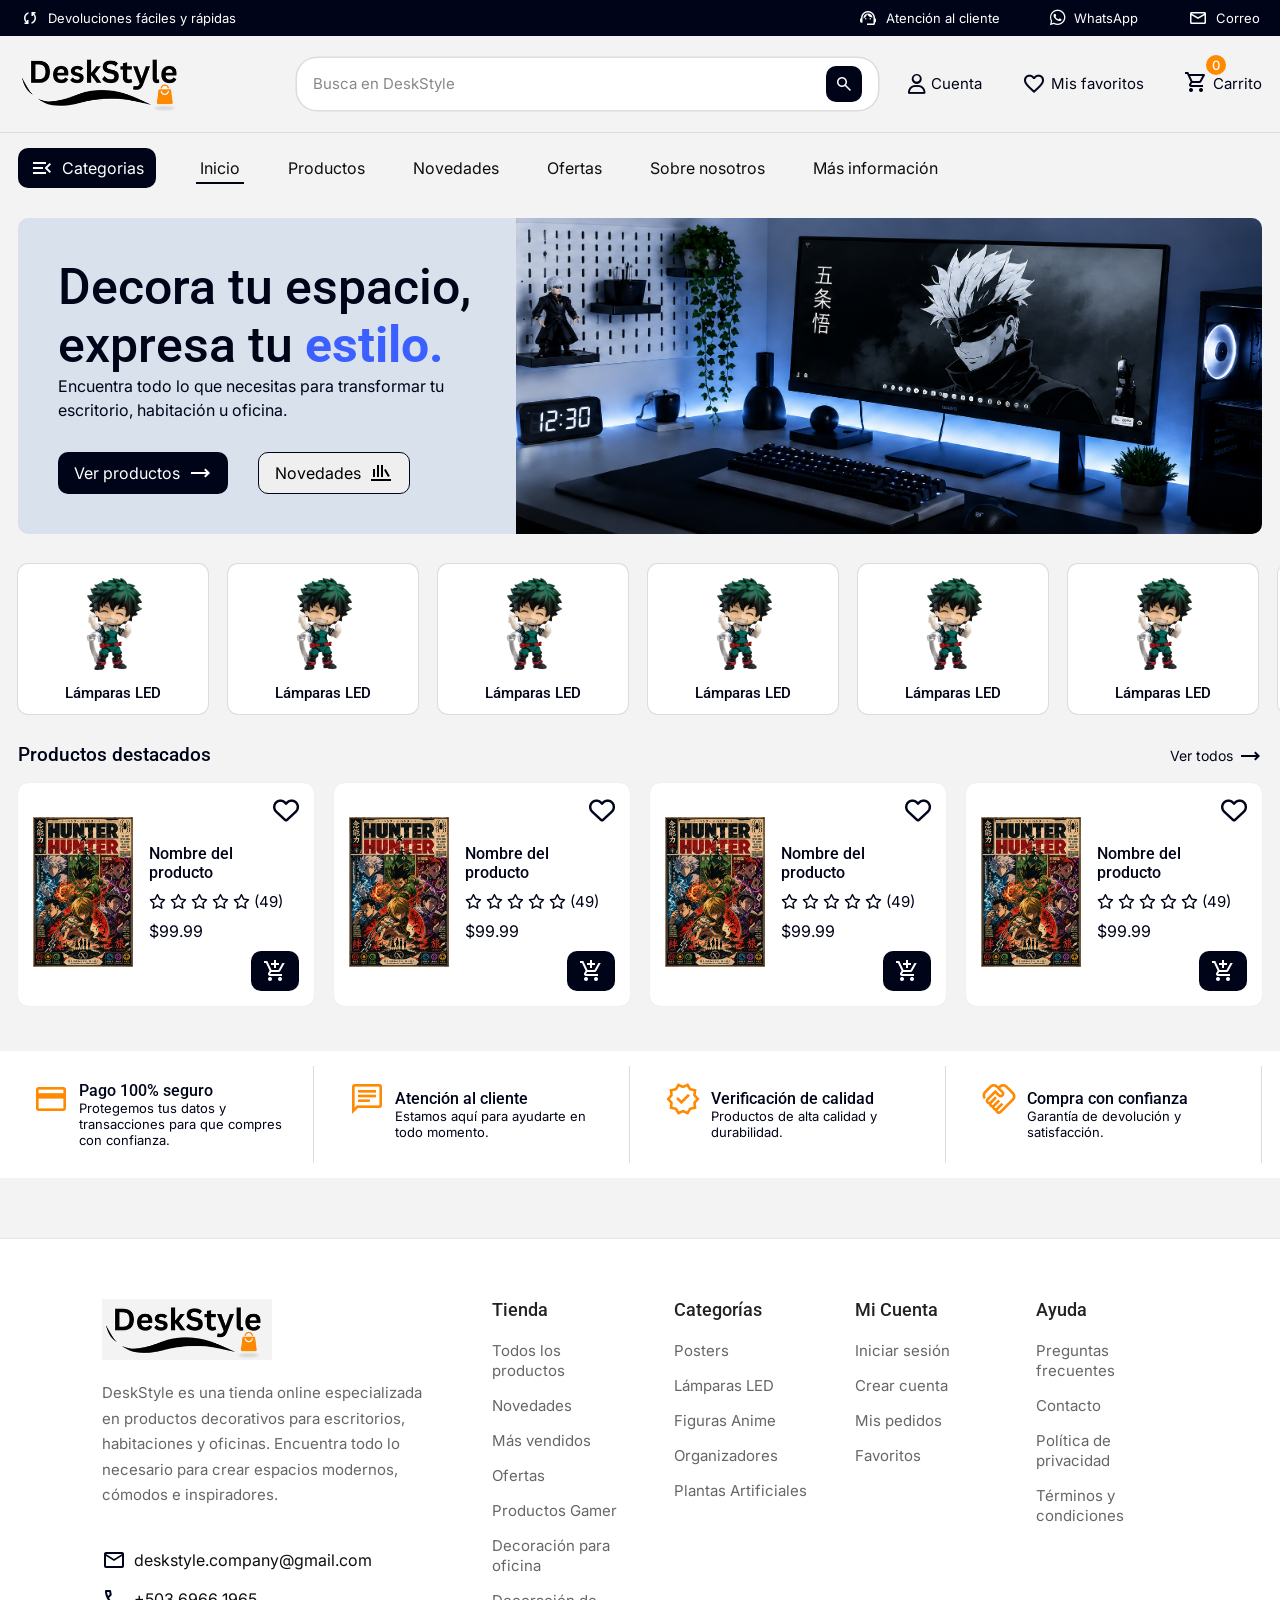
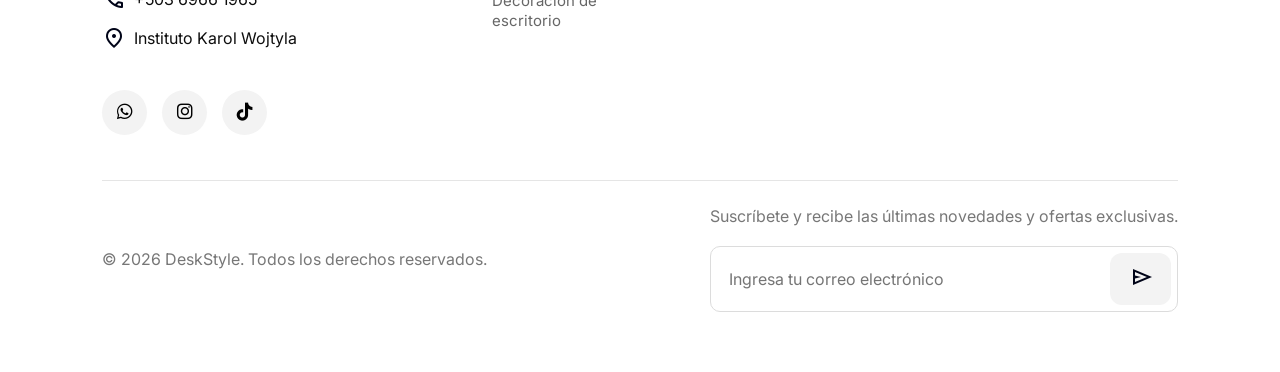
<file: index.html>
<!doctype html>
<html lang="es">
  <head>
    <meta charset="UTF-8" />
    <meta name="viewport" content="width=device-width, initial-scale=1.0" />
    <!-- 1. SEO Básico -->
    <title>
      DeskStyle | Decoración para Escritorios, Habitaciones y Oficinas
    </title>
    <meta
      name="description"
      content="Encuentra lámparas LED, posters, organizadores y accesorios únicos para transformar tu escritorio, habitación u oficina con estilo."
    />
    <meta
      name="keywords"
      content="decoracion escritorio, setup gamer, lamparas led, organizadores de escritorio, decoracion oficina"
    />
    <meta name="robots" content="index, follow" />
    <link
      rel="canonical"
      href="https://joserolandovelascopena-code.github.io/"
    />

    <!-- 2. Favicon e Iconos -->
    <link rel="icon" href="./public/icons/favicon.png" type="image/png" />

    <!-- 3. Open Graph / Facebook / WhatsApp (Para al compartir el enlace) -->
    <meta property="og:type" content="website" />
    <meta
      property="og:url"
      content="https://joserolandovelascopena-code.github.io/"
    />
    <meta
      property="og:title"
      content="DeskStyle | Decora tu espacio, expresa tu estilo"
    />
    <meta
      property="og:description"
      content="Transforma tu habitación u oficina con la mejor selección de productos decorativos y accesorios para escritorio."
    />
    <meta
      property="og:image"
      content="https://joserolandovelascopena-code.github.io/"
    />
    <meta property="og:image:width" content="1200" />
    <meta property="og:image:height" content="630" />
    <meta property="og:locale" content="es_ES" />

    <!-- 4. Twitter Cards -->
    <meta name="twitter:card" content="summary_large_image" />
    <meta name="twitter:url" content="https://tu-dominio.com/" />
    <meta
      name="twitter:title"
      content="DeskStyle | Decora tu espacio, expresa tu estilo"
    />
    <meta
      name="twitter:description"
      content="Transforma tu habitación u oficina con la mejor selección de productos decorativos y accesorios para escritorio."
    />
    <meta
      name="twitter:image"
      content="https://tu-dominio.com/public/icons/banner_og.png"
    />

    <!-- Estilos locales -->
    <link rel="stylesheet" href="./index.css" />
    <link rel="stylesheet" href="./public/css/utils.css/header_footer.css" />

    <!-- Preconexión de Fuentes -->
    <link rel="preconnect" href="https://fonts.googleapis.com" />
    <link rel="preconnect" href="https://fonts.gstatic.com" crossorigin />

    <!-- Fuentes e Iconos de Google / FontAwesome -->
    <link
      href="https://fonts.googleapis.com/css2?family=Inter:ital,opsz,wght@0,14..32,100..900;1,14..32,100..900&family=Roboto:ital,wght@0,100..900;1,100..900&display=swap"
      rel="stylesheet"
    />
    <link
      rel="stylesheet"
      href="https://fonts.googleapis.com/css2?family=Material+Symbols+Outlined:opsz,wght,FILL,GRAD@20..48,100..700,0..1,-50..200"
    />
    <link
      rel="stylesheet"
      href="https://cdnjs.cloudflare.com/ajax/libs/font-awesome/6.7.2/css/all.min.css"
    />
  </head>
  <body>
    <div class="main_container">
      <div class="menu_flotante">
        <img src="./public/icons/logo.png" alt="logo" />
        <div class="list_manu_flotante">
          <ul>
            <li class="opcio_flotante">
              <a href="#" class="pag_Inicio select">Inicio</a>
            </li>
            <li class="opcio_flotante">
              <a href="#" class="pag_Productos">Productos</a>
            </li>
            <li class="opcio_flotante">
              <a href="#" class="pag_Novedades">Novedades</a>
            </li>
            <li class="opcio_flotante">
              <a href="#" class="pag_Ofertas">Ofertas</a>
            </li>
            <li class="opcio_flotante">
              <a href="#" class="pag_Sobre">Sobre nosotros</a>
            </li>
            <li class="opcio_flotante">
              <a href="#" class="pag_Atencion">Más información</a>
            </li>
          </ul>
          <button class="btn_carrito_flotente">
            <span class="material-symbols-outlined" id="car">
              shopping_cart
            </span>
            <p class="addCar_Cant">0</p>
          </button>
        </div>
      </div>
      <hearder class="nav_menu">
        <ul class="menu_social">
          <li class="opccion_social">
            <span class="material-symbols-outlined"> sync </span>
            <p class="text_oculto">Devoluciones fáciles y rápidas</p>
          </li>
          <li class="opccion_social">
            <span class="material-symbols-outlined"> support_agent </span>
            <p class="text_oculto">Atención al cliente</p>
          </li>
          <li class="opccion_social">
            <i class="fa-brands fa-whatsapp"></i>
            <p class="text_oculto">WhatsApp</p>
          </li>
          <li class="opccion_social">
            <span class="material-symbols-outlined"> mail </span>
            <p class="text_oculto">Correo</p>
          </li>
        </ul>
        <div class="barra_de_opciones">
          <div class="logo">
            <img src="./public/icons/logo.png" alt="logo_store" />
          </div>
          <div class="buscador_productos">
            <button class="btn_menu_desplegable">
              <span class="material-symbols-outlined"> dehaze </span>
            </button>
            <div id="conten_Buscador" for="buscador">
              <input
                type="search"
                placeholder="Busca en DeskStyle"
                id="buscador"
              />
              <button class="btnBuscador">
                <span class="material-symbols-outlined"> search </span>
              </button>
            </div>
          </div>
          <div class="opciones_bar">
            <div class="opccionBar">
              <i class="fa-regular fa-user"></i>
              <p class="text_oculto">Cuenta</p>
            </div>
            <div class="opccionBar">
              <span class="material-symbols-outlined"> favorite </span>
              <p class="text_oculto">Mis favoritos</p>
            </div>
            <div class="opccionBar">
              <div class="addCar">
                <span class="material-symbols-outlined" id="car">
                  shopping_cart
                </span>
                <div class="addCar_Cant">0</div>
              </div>
              <p class="text_oculto">Carrito</p>
            </div>
          </div>
        </div>
        <nav class="menu_paginas">
          <ul>
            <li class="opcio_selector">
              <button id="btn_categorias">
                <span class="material-symbols-outlined"> menu_open </span>
                Categorias
              </button>
            </li>
            <li class="opcio_selector">
              <a href="#" class="pag_Inicio select">Inicio</a>
            </li>
            <li class="opcio_selector">
              <a href="#" class="pag_Productos">Productos</a>
            </li>
            <li class="opcio_selector">
              <a href="#" class="pag_Novedades">Novedades</a>
            </li>
            <li class="opcio_selector">
              <a href="#" class="pag_Ofertas">Ofertas</a>
            </li>
            <li class="opcio_selector">
              <a href="#" class="pag_Sobre">Sobre nosotros</a>
            </li>
            <li class="opcio_selector">
              <a href="#" class="pag_Atencion">Más información</a>
            </li>
          </ul>
        </nav>
      </hearder>
      <section class="banner_info">
        <article class="banner">
          <aside class="info_baner">
            <h1>
              Decora tu espacio, expresa tu
              <strong id="colorTex">estilo.</strong>
            </h1>
            <p>
              Encuentra todo lo que necesitas para transformar tu escritorio,
              habitación u oficina.
            </p>
            <div class="btnsOpcio_banner">
              <button class="btnBannerPage_Product">
                Ver productos
                <span class="material-symbols-outlined"> trending_flat </span>
              </button>
              <button class="btnBannerPage_Nov">
                Novedades
                <span class="material-symbols-outlined"> newsstand </span>
              </button>
            </div>
          </aside>
          <aside class="images_banner">
            <img
              src="./public/icons/Images_web/banner_1.png"
              alt="Carrusel productos"
              loading="lazy"
            />
          </aside>
        </article>
      </section>

      <main class="menu_categorias">
        <section>
          <article class="categoria">
            <img
              src="./public/icons/Images_web//product1.png"
              alt="Imagen categoria."
            />
            <h4 class="title_categoria">Lámparas LED</h4>
          </article>
        </section>
        <section>
          <article class="categoria">
            <img
              src="./public/icons/Images_web//product1.png"
              alt="Imagen categoria."
            />
            <h4 class="title_categoria">Lámparas LED</h4>
          </article>
        </section>
        <section>
          <article class="categoria">
            <img
              src="./public/icons/Images_web//product1.png"
              alt="Imagen categoria."
            />
            <h4 class="title_categoria">Lámparas LED</h4>
          </article>
        </section>
        <section>
          <article class="categoria">
            <img
              src="./public/icons/Images_web//product1.png"
              alt="Imagen categoria."
            />
            <h4 class="title_categoria">Lámparas LED</h4>
          </article>
        </section>
        <section>
          <article class="categoria">
            <img
              src="./public/icons/Images_web//product1.png"
              alt="Imagen categoria."
            />
            <h4 class="title_categoria">Lámparas LED</h4>
          </article>
        </section>
        <section>
          <article class="categoria">
            <img
              src="./public/icons/Images_web//product1.png"
              alt="Imagen categoria."
            />
            <h4 class="title_categoria">Lámparas LED</h4>
          </article>
        </section>
        <section>
          <article class="categoria">
            <img
              src="./public/icons/Images_web//product1.png"
              alt="Imagen categoria."
            />
            <h4 class="title_categoria">Lámparas LED</h4>
          </article>
        </section>
        <section>
          <article class="categoria">
            <img
              src="./public/icons/Images_web//product1.png"
              alt="Imagen categoria."
            />
            <h4 class="title_categoria">Lámparas LED</h4>
          </article>
        </section>
      </main>
      <section class="list_productos">
        <div class="encabezado">
          <h3>Productos destacados</h3>

          <div class="btnVerTodos">
            Ver todos
            <span class="material-symbols-outlined"> trending_flat </span>
          </div>
        </div>
        <article class="productos">
          <div class="CardProducto">
            <div class="img_product">
              <img src="./public/icons/Images_web/poster.jpg" alt="Producto" />
            </div>
            <div class="infoProducto">
              <div class="btnFavorito">
                <i class="fa-regular fa-heart"></i>
              </div>
              <h4>Nombre del producto</h4>
              <div class="calificacionProduct">
                <i class="fa-regular fa-star"></i>
                <i class="fa-regular fa-star"></i>
                <i class="fa-regular fa-star"></i>
                <i class="fa-regular fa-star"></i>
                <i class="fa-regular fa-star"></i>
                <p>(49)</p>
              </div>

              <div class="precio">
                <span class="precio">$99.99</span>
              </div>

              <div class="btnAgregarCarrito">
                <button>
                  <span class="material-symbols-outlined">
                    add_shopping_cart
                  </span>
                </button>
              </div>
            </div>
          </div>

          <div class="CardProducto">
            <div class="img_product">
              <img src="./public/icons/Images_web/poster.jpg" alt="Producto" />
            </div>
            <div class="infoProducto">
              <div class="btnFavorito">
                <i class="fa-regular fa-heart"></i>
              </div>
              <h4>Nombre del producto</h4>
              <div class="calificacionProduct">
                <i class="fa-regular fa-star"></i>
                <i class="fa-regular fa-star"></i>
                <i class="fa-regular fa-star"></i>
                <i class="fa-regular fa-star"></i>
                <i class="fa-regular fa-star"></i>
                <p>(49)</p>
              </div>

              <div class="precio">
                <span class="precio">$99.99</span>
              </div>

              <div class="btnAgregarCarrito">
                <button>
                  <span class="material-symbols-outlined">
                    add_shopping_cart
                  </span>
                </button>
              </div>
            </div>
          </div>
          <div class="CardProducto">
            <div class="img_product">
              <img src="./public/icons/Images_web/poster.jpg" alt="Producto" />
            </div>
            <div class="infoProducto">
              <div class="btnFavorito">
                <i class="fa-regular fa-heart"></i>
              </div>
              <h4>Nombre del producto</h4>
              <div class="calificacionProduct">
                <i class="fa-regular fa-star"></i>
                <i class="fa-regular fa-star"></i>
                <i class="fa-regular fa-star"></i>
                <i class="fa-regular fa-star"></i>
                <i class="fa-regular fa-star"></i>
                <p>(49)</p>
              </div>

              <div class="precio">
                <span class="precio">$99.99</span>
              </div>

              <div class="btnAgregarCarrito">
                <button>
                  <span class="material-symbols-outlined">
                    add_shopping_cart
                  </span>
                </button>
              </div>
            </div>
          </div>
          <div class="CardProducto">
            <div class="img_product">
              <img src="./public/icons/Images_web/poster.jpg" alt="Producto" />
            </div>
            <div class="infoProducto">
              <div class="btnFavorito">
                <i class="fa-regular fa-heart"></i>
              </div>
              <h4>Nombre del producto</h4>
              <div class="calificacionProduct">
                <i class="fa-regular fa-star"></i>
                <i class="fa-regular fa-star"></i>
                <i class="fa-regular fa-star"></i>
                <i class="fa-regular fa-star"></i>
                <i class="fa-regular fa-star"></i>
                <p>(49)</p>
              </div>

              <div class="precio">
                <span class="precio">$99.99</span>
              </div>

              <div class="btnAgregarCarrito">
                <button>
                  <span class="material-symbols-outlined">
                    add_shopping_cart
                  </span>
                </button>
              </div>
            </div>
          </div>
        </article>
      </section>
      <section class="caja_servicios">
        <div class="servicio">
          <span class="material-symbols-outlined"> credit_card </span>
          <div>
            <h4>Pago 100% seguro</h4>
            <p>
              Protegemos tus datos y transacciones para que compres con
              confianza.
            </p>
          </div>
        </div>
        <div class="servicio">
          <span class="material-symbols-outlined"> chat </span>
          <div>
            <h4>Atención al cliente</h4>
            <p>Estamos aquí para ayudarte en todo momento.</p>
          </div>
        </div>

        <div class="servicio">
          <span class="material-symbols-outlined"> verified </span>
          <div>
            <h4>Verificación de calidad</h4>

            <p>Productos de alta calidad y durabilidad.</p>
          </div>
        </div>

        <div class="servicio">
          <span class="material-symbols-outlined"> handshake </span>
          <div>
            <h4>Compra con confianza</h4>
            <p>Garantía de devolución y satisfacción.</p>
          </div>
        </div>
      </section>
      <footer class="footer_pag">
        <div class="footer_info">
          <!-- Información -->
          <div class="footer_info_contacto">
            <img src="./public/icons/logo.png" alt="DeskStyle Logo" />

            <p>
              DeskStyle es una tienda online especializada en productos
              decorativos para escritorios, habitaciones y oficinas. Encuentra
              todo lo necesario para crear espacios modernos, cómodos e
              inspiradores.
            </p>

            <div class="footer_contacto">
              <ul>
                <li>
                  <span class="material-symbols-outlined">mail</span>
                  <a href="mailto:deskstyle.company@gmail.com">
                    deskstyle.company@gmail.com
                  </a>
                </li>

                <li>
                  <span class="material-symbols-outlined">call</span>
                  <a href="tel:+50369661965"> +503 6966 1965 </a>
                </li>

                <li>
                  <span class="material-symbols-outlined">location_on</span>
                  <a
                    href="https://maps.google.com/?q=Instituto+Karol+Wojtyla"
                    target="_blank"
                  >
                    Instituto Karol Wojtyla
                  </a>
                </li>
              </ul>
            </div>

            <div class="footer_redes">
              <button>
                <i class="fa-brands fa-whatsapp"></i>
              </button>

              <button>
                <i class="fa-brands fa-instagram"></i>
              </button>
              <button>
                <i class="fa-brands fa-tiktok"></i>
              </button>
            </div>
          </div>

          <!-- Enlaces -->
          <div class="footer_links">
            <div class="list_enlaces_footer">
              <h4>Tienda</h4>

              <ul>
                <li><a href="#">Todos los productos</a></li>
                <li><a href="#">Novedades</a></li>
                <li><a href="#">Más vendidos</a></li>
                <li><a href="#">Ofertas</a></li>
                <li><a href="#">Productos Gamer</a></li>
                <li><a href="#">Decoración para oficina</a></li>
                <li><a href="#">Decoración de escritorio</a></li>
              </ul>
            </div>

            <div class="list_enlaces_footer">
              <h4>Categorías</h4>

              <ul>
                <li><a href="#">Posters</a></li>
                <li><a href="#">Lámparas LED</a></li>
                <li><a href="#">Figuras Anime</a></li>
                <li><a href="#">Organizadores</a></li>
                <li><a href="#">Plantas Artificiales</a></li>
              </ul>
            </div>

            <div class="list_enlaces_footer">
              <h4>Mi Cuenta</h4>

              <ul>
                <li><a href="#">Iniciar sesión</a></li>
                <li><a href="#">Crear cuenta</a></li>
                <li><a href="#">Mis pedidos</a></li>
                <li><a href="#">Favoritos</a></li>
              </ul>
            </div>

            <div class="list_enlaces_footer">
              <h4>Ayuda</h4>

              <ul>
                <li><a href="#">Preguntas frecuentes</a></li>
                <li><a href="#">Contacto</a></li>
                <li><a href="#">Política de privacidad</a></li>
                <li><a href="#">Términos y condiciones</a></li>
              </ul>
            </div>
          </div>
        </div>

        <hr />

        <div class="footer_bottom">
          <div>
            <p class="derechos_text">
              © 2026 DeskStyle. Todos los derechos reservados.
            </p>
          </div>

          <div class="input_suscribise">
            <p>
              Suscríbete y recibe las últimas novedades y ofertas exclusivas.
            </p>
            <div class="caja_input">
              <input
                class="input_email_suscribir"
                type="email"
                placeholder="Ingresa tu correo electrónico"
              />
              <button class="btn_suscribirse">
                <span class="material-symbols-outlined"> send </span>
              </button>
            </div>
          </div>
        </div>
      </footer>
    </div>
    <script type="module" src="./public/js/main.js"></script>
  </body>
</html>
</file>
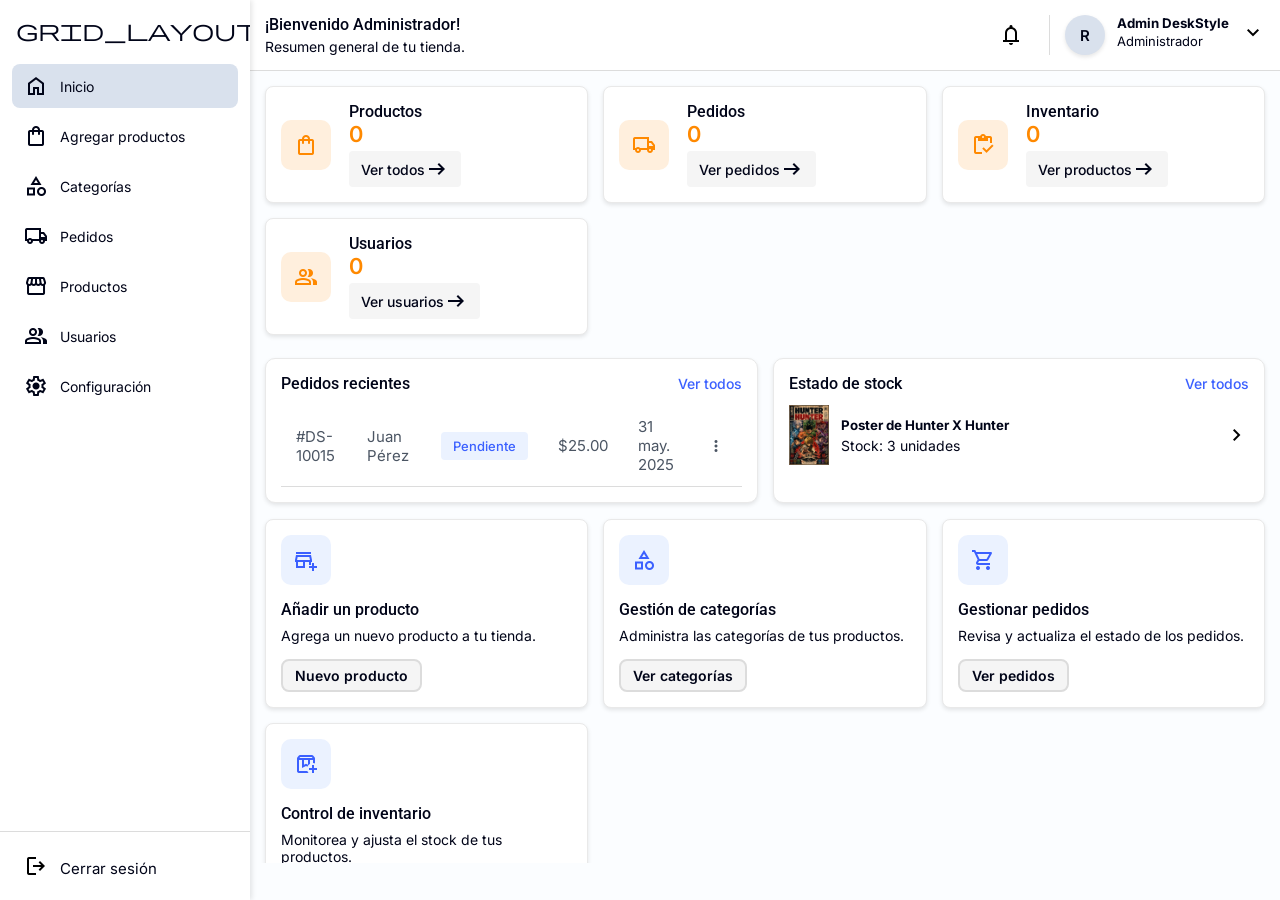
<file: admin/dashboard.html>
<!doctype html>
<html lang="es">
  <head>
    <meta charset="UTF-8" />
    <meta name="viewport" content="width=device-width, initial-scale=1.0" />
    <title>Dashboard - DeskStyle</title>

    <link rel="stylesheet" href="./dashboard.css" />
    <link rel="stylesheet" href="./estilos_dashboard2.css" />
    <link rel="stylesheet" href="./css/modales.css" />
    <link rel="stylesheet" href="./css/perfil.css" />
    <link rel="icon" href="../public/icons/favicon.png" type="image/png" />

    <link rel="preconnect" href="https://fonts.googleapis.com" />
    <link rel="preconnect" href="https://fonts.gstatic.com" crossorigin />
    <link rel="preconnect" href="https://fonts.googleapis.com" />
    <link rel="preconnect" href="https://fonts.gstatic.com" crossorigin />
    <link
      href="https://fonts.googleapis.com/css2?family=Inter:ital,opsz,wght@0,14..32,100..900;1,14..32,100..900&family=Roboto:ital,wght@0,100..900;1,100..900&display=swap"
      rel="stylesheet"
    />
    <link
      rel="stylesheet"
      href="https://fonts.googleapis.com/css2?family=Material+Symbols+Outlined:opsz,wght,FILL,GRAD@20..48,100..700,0..1,-50..200"
    />
    <link
      rel="stylesheet"
      href="https://cdnjs.cloudflare.com/ajax/libs/font-awesome/6.7.2/css/all.min.css"
    />
  </head>

  <body>
    <div class="dashboard">
      <!-- Barra lateral -->
      <aside class="sidebar">
        <div class="sidebar_logo">
          <div>
            <img
              class="open_sidebar"
              src="../public/icons/favicon.png"
              alt="Logo de DeskStyle"
              style="width: 30px; height: 30px"
            />
            <p class="opcion-text">DeskStyle</p>
          </div>

          <button class="layout_toggle opcion-text">
            <span class="material-symbols-outlined"> grid_layout_side </span>
          </button>
        </div>

        <!-- Menú -->
        <nav class="sidebar-menu">
          <ul class="opciones_sidebar">
            <li class="opcionSidebar select inicioPag">
              <span class="material-symbols-outlined"> home </span>
              <p class="opcion-text">Inicio</p>
            </li>
            <li class="opcionSidebar productosPag">
              <span class="material-symbols-outlined">shopping_bag</span>
              <p class="opcion-text">Agregar productos</p>
            </li>
            <li class="opcionSidebar categoriaPag">
              <span class="material-symbols-outlined">category</span>
              <p class="opcion-text">Categorías</p>
            </li>
            <li class="opcionSidebar pedidosPag">
              <span class="material-symbols-outlined">local_shipping</span>
              <p class="opcion-text">Pedidos</p>
            </li>
            <li class="opcionSidebar inventarioPag">
              <span class="material-symbols-outlined"> storefront </span>
              <p class="opcion-text">Productos</p>
            </li>
            <li class="opcionSidebar clientesPag">
              <span class="material-symbols-outlined">group</span>
              <p class="opcion-text">Usuarios</p>
            </li>
            <li class="opcionSidebar configuracionPag">
              <span class="material-symbols-outlined">settings</span>
              <p class="opcion-text">Configuración</p>
            </li>
          </ul>
        </nav>

        <div class="sidebar-footer">
          <button class="logout_button cerrarSesion">
            <span class="material-symbols-outlined"> logout </span>
            <p class="opcion-text">Cerrar sesión</p>
          </button>
        </div>
      </aside>

      <!-- Contenido -->
      <main class="main-content">
        <!-- Barra superior -->
        <header class="topbar">
          <div class="topbar-left topbar-content">
            <h4>¡Bienvenido Administrador!</h4>
            <p>Resumen general de tu tienda.</p>
          </div>
          <div class="topbar-right">
            <button class="notificaciones">
              <span class="material-symbols-outlined"> notifications </span>
              <p class="notificaciones-cant" style="display: none">0</p>
            </button>
            <div class="cuenta">
              <div class="circle_cuenta" id="avatar">
                <p class="inicial_nombre">R</p>
              </div>
              <div class="info_usuario">
                <h5 class="nombre_usurio_topbar nombre_usuario">
                  Admin DeskStyle
                </h5>
                <p>Administrador</p>
              </div>
              <button class="abrir_menu_perfil">
                <span class="material-symbols-outlined"> stat_minus_1 </span>
              </button>
            </div>
          </div>
        </header>

        <!-- Contenido de cada página -->
        <div class="dinamico_panatallas">
          <section class="content show">
            <div class="targetas_resumen">
              <div class="targeta">
                <div class="targeta-icono">
                  <span class="material-symbols-outlined">shopping_bag</span>
                </div>
                <div class="targeta-info">
                  <h4>Productos</h4>
                  <p id="total_productos" class="pTotal">0</p>
                  <button class="btn-primario btn_ver_productos">
                    <p>Ver todos</p>
                    <span class="material-symbols-outlined">
                      arrow_right_alt
                    </span>
                  </button>
                </div>
              </div>
              <div class="targeta">
                <div class="targeta-icono">
                  <span class="material-symbols-outlined">local_shipping</span>
                </div>
                <div class="targeta-info">
                  <h4>Pedidos</h4>
                  <p id="total_pedidos" class="pTotal">0</p>
                  <button class="btn-secundario">
                    <p>Ver pedidos</p>
                    <span class="material-symbols-outlined">
                      arrow_right_alt
                    </span>
                  </button>
                </div>
              </div>
              <div class="targeta">
                <div class="targeta-icono">
                  <span class="material-symbols-outlined">inventory</span>
                </div>
                <div class="targeta-info">
                  <h4>Inventario</h4>
                  <p id="total_inventario" class="pTotal">0</p>
                  <button class="btn-terciario">
                    <p>Ver productos</p>
                    <span class="material-symbols-outlined">
                      arrow_right_alt
                    </span>
                  </button>
                </div>
              </div>
              <div class="targeta">
                <div class="targeta-icono">
                  <span class="material-symbols-outlined">group</span>
                </div>
                <div class="targeta-info">
                  <h4>Usuarios</h4>
                  <p id="total_usuarios" class="pTotal">0</p>
                  <button class="btn-cuaternario btn_ver_usuarios">
                    <p>Ver usuarios</p>
                    <span class="material-symbols-outlined">
                      arrow_right_alt
                    </span>
                  </button>
                </div>
              </div>
            </div>
            <div class="contenedores_vista_previa">
              <div class="vista_previa">
                <div class="encabezado_caja">
                  <h4>Pedidos recientes</h4>
                  <button class="btn_ver_pedidos">Ver todos</button>
                </div>

                <div class="tabla_pedidos">
                  <table class="table">
                    <tbody>
                      <tr>
                        <td class="order-id">#DS-10015</td>
                        <td class="customer">Juan Pérez</td>
                        <td>
                          <button class="estado_pedido">Pendiente</button>
                        </td>
                        <td class="price">$25.00</td>
                        <td class="date">31 may. 2025</td>
                        <td class="actions">
                          <button class="btn-actions">
                            <span class="material-symbols-outlined">
                              more_vert
                            </span>
                          </button>
                        </td>
                      </tr>
                    </tbody>
                  </table>
                </div>
              </div>

              <div class="vista_previa">
                <div class="encabezado_caja">
                  <h4>Estado de stock</h4>
                  <button class="btn_ver_productos">Ver todos</button>
                </div>
                <div class="vistaResumenProductos">
                  <div class="fila_listProduc">
                    <div class="info_produc_stock">
                      <img
                        src="../public/icons/Images_web/poster.jpg"
                        alt="fotografía de producto"
                      />
                      <div class="text_info_product">
                        <h5>Poster de Hunter X Hunter</h5>
                        <div style="display: flex; gap: 4px">
                          <p>Stock:</p>
                          <p class="cantidad_stock">3 unidades</p>
                        </div>
                      </div>
                    </div>
                    <button class="abril_stock">
                      <span class="material-symbols-outlined">
                        chevron_right
                      </span>
                    </button>
                  </div>
                </div>
              </div>
            </div>
            <div class="contenedor_acci_rapidas">
              <div class="caja_accion">
                <div class="icono_accion">
                  <span class="material-symbols-outlined">add_business</span>
                </div>
                <div class="info_accion">
                  <h4>Añadir un producto</h4>
                  <p>Agrega un nuevo producto a tu tienda.</p>
                  <button class="btn_accion agregarProductGlobal">
                    Nuevo producto
                  </button>
                </div>
              </div>
              <div class="caja_accion">
                <div class="icono_accion">
                  <span class="material-symbols-outlined">category</span>
                </div>
                <div class="info_accion">
                  <h4>Gestión de categorías</h4>
                  <p>Administra las categorías de tus productos.</p>
                  <button class="btn_accion globalAbrirCateg">
                    Ver categorías
                  </button>
                </div>
              </div>
              <div class="caja_accion">
                <div class="icono_accion">
                  <span class="material-symbols-outlined">shopping_cart</span>
                </div>
                <div class="info_accion">
                  <h4>Gestionar pedidos</h4>
                  <p>Revisa y actualiza el estado de los pedidos.</p>
                  <button class="btn_accion">Ver pedidos</button>
                </div>
              </div>
              <div class="caja_accion">
                <div class="icono_accion">
                  <span class="material-symbols-outlined">box_add</span>
                </div>
                <div class="info_accion">
                  <h4>Control de inventario</h4>
                  <p>Monitorea y ajusta el stock de tus productos.</p>
                  <button class="btn_accion">Ver inventario</button>
                </div>
              </div>
            </div>
          </section>

          <section class="interfaz_productos">
            <div class="topBarra_product">
              <div class="infoProductos">
                <h3>Agregar nuevo producto</h3>
                <p>
                  Completa la información para publicar un nuevo producto en la
                  tienda.
                </p>
              </div>
              <div>
                <button>
                  <a href="../index.html">
                    <i class="fa-solid fa-arrow-up-right-from-square"></i>Ver
                    tienda
                  </a>
                </button>
              </div>
            </div>
            <div class="content_productos">
              <div class="columna_izquier">
                <div class="header_izquier">
                  <span class="material-symbols-outlined"> description </span>
                  <p>Información básica</p>
                </div>
                <form class="agregarProduct">
                  <div class="conlumna">
                    <label for="titulo">Nombre del producto</label>
                    <input
                      type="text"
                      id="titulo"
                      placeholder="Ej. Lámpara LED"
                    />
                    <p>Nombre completo del producto</p>
                    <br />

                    <label for="precioOriginal">Precio original</label>
                    <div class="cajaInput">
                      <span class="material-symbols-outlined">
                        attach_money
                      </span>
                      <input
                        type="number"
                        id="precioOriginal"
                        class="precioOriginal"
                        min="0"
                        placeholder="$0.00"
                      />
                    </div>
                    <p class="info_titulo">
                      Precio de compra del producto (Opcional)
                    </p>
                    <br />

                    <label for="id_product">Código (ID)</label>
                    <input
                      type="text"
                      disabled
                      id="id_product"
                      placeholder="PRO-001"
                    />
                    <p>Código único del producto (Automático)</p>
                  </div>

                  <div class="conlumna">
                    <label for="precio">Precio</label>
                    <div class="cajaInput">
                      <span class="material-symbols-outlined">
                        attach_money
                      </span>
                      <input
                        type="number"
                        id="precio"
                        class="precio"
                        min="0"
                        placeholder="$0.00"
                      />
                    </div>
                    <p>Precio en USD</p>
                    <br />
                    <label>Categoría</label>
                    <div class="cajaSelectCateg">
                      <select class="select_Categoria" id="selectCategoria">
                        <option value="">Selecciona una categoría</option>
                        <option value="opcionEj">Figuras</option>
                      </select>
                    </div>

                    <p>Elige la categoría del producto</p>
                    <br />
                    <label for="marca_product">Marca</label>
                    <input
                      type="text"
                      id="marca_product"
                      placeholder="Ej. TechCreado"
                    />
                    <p>Marca o colección</p>
                  </div>
                </form>
                <br />
                <div class="descripcion_Product">
                  <p>Descripción (Opcional)</p>
                  <textarea
                    id="descripcionProduct"
                    placeholder="Describe tu producto, características, materiales, uso, etc"
                  ></textarea>
                </div>

                <div class="selecImagnPrncipal">
                  <h4 style="margin-bottom: 10px">Imagen del producto</h4>
                  <div
                    style="
                      display: grid;
                      grid-template-columns: 40% auto;
                      gap: 10px;
                    "
                  >
                    <div class="previsualizarIMG">
                      <p>
                        Previsualización
                        <span
                          style="font-size: 12px"
                          class="material-symbols-outlined"
                        >
                          visibility
                        </span>
                      </p>
                      <img
                        src="../public/icons/Images_web/image-files.png"
                        alt="Previsualizar"
                        style="width: 190px"
                      />
                    </div>

                    <div class="cajaSubirIMG">
                      <div>
                        <div class="header_CajaImg">
                          <span class="material-symbols-outlined"
                            >cloud_upload</span
                          >

                          <h3>Sube la imagen principal aquí</h3>
                          <p>haz clic para seleccionar un archivo</p>
                        </div>
                        <div
                          style="
                            position: relative;
                            display: grid;
                            justify-content: center;
                          "
                        >
                          <label class="btnIMGProduct" for="imgPrincipal">
                            <span class="material-symbols-outlined">
                              folder
                            </span>
                            <p>Seleccionar un archivo</p>
                            <input
                              type="file"
                              accept="image/png,image/jpeg,image/webp"
                              id="imgPrincipal"
                            />
                          </label>
                        </div>

                        <div
                          style="
                            display: flex;
                            flex-direction: column;
                            gap: 5px;
                            margin-top: 20px;
                            text-align: center;
                            font-size: 14px;
                            color: rgb(49, 49, 49);
                          "
                        >
                          <p>Formatos recomendados: JPG, PNG, WEBP</p>
                          <p>Tamaño máximo: 5MB</p>
                        </div>
                      </div>
                    </div>
                  </div>
                </div>
              </div>
              <div class="columna_derecha">
                <div class="btnsGuadarCancelar">
                  <button class="btnCancelar">Cancelar</button
                  ><button class="btnGuardar">
                    <span class="material-symbols-outlined"> save </span>
                    <p>Guardar Producto</p>
                  </button>
                </div>
                <div class="seccion_derecha">
                  <h4>Estado del Producto</h4>
                  <p class="encabezado_derecha">Estado</p>
                  <div class="cajaSelectEstado">
                    <select class="selecEstado_Producto">
                      <option value="activo">Activo</option>
                      <option value="inactivo">Inactivo</option>
                      <option value="borrador">Borrador</option>
                    </select>
                  </div>
                  <p class="info_opcion">
                    Los productos inactivos no se mostraran en la tienda
                  </p>

                  <p class="encabezado_derecha">Destacado</p>
                  <div class="cleckBoxDestaca">
                    <input type="checkbox" id="destacadoProduct" />
                    <p>Marcar como producto destacado</p>
                  </div>
                  <p class="info_opcion">
                    Los productos destacados se mostraran en la pagina principal
                  </p>
                </div>
                <div class="seccion_derecha">
                  <h4>Inventario y características</h4>

                  <p class="encabezado_derecha">Stock</p>
                  <input
                    type="number"
                    id="stockProduct"
                    min="1"
                    class="input_Derecha"
                    placeholder="Cantidad en Stock"
                  />
                  <p class="encabezado_derecha" style="margin-top: 15px">
                    Peso (kg)
                  </p>
                  <input
                    type="number"
                    id="pesoProduct"
                    min="0"
                    class="input_Derecha"
                    placeholder="kg 0.00"
                  />

                  <p class="encabezado_derecha" style="margin-top: 15px">
                    Material del producto
                  </p>
                  <input
                    type="text"
                    id="materialProduct"
                    class="input_Derecha"
                    placeholder="Ej. Metal"
                  />

                  <p class="encabezado_derecha" style="margin-top: 15px">
                    Dimenciones (cm)
                  </p>
                  <div class="dimencionesProduct">
                    <div>
                      <input type="number" id="largo" min="0" placeholder="0" />
                      <p>Largo</p>
                    </div>
                    <div>
                      <input type="number" id="ancho" min="0" placeholder="0" />
                      <p>Ancho</p>
                    </div>
                    <div>
                      <input type="number" id="alto" min="0" placeholder="0" />
                      <p>Alto</p>
                    </div>
                  </div>
                  <br />
                </div>
              </div>
            </div>
          </section>

          <section class="interfaz_categorias">
            <div class="topBarra_categorias">
              <div class="infoCategoria">
                <h3>Crear nuevas categorías</h3>
                <p>Gestiona las categorías de tu tienda.</p>
              </div>
              <div>
                <button class="agregarCateg">
                  <span class="material-symbols-outlined"> add </span>
                  <p>Guardar</p>
                </button>
              </div>
            </div>
            <article class="cont_cajas_categ">
              <div class="clumna_izqui_cat">
                <h4>Agregar categoría</h4>
                <form class="forms_categ">
                  <label for="nombreCatego">Nombre de la categoría</label>
                  <input
                    type="text"
                    id="nombreCatego"
                    placeholder="Ej. Posters"
                  />
                  <label for="descripcionCateg">Descripción (Opcional)</label>
                  <textarea
                    name="descripcion"
                    id="descripcionCateg"
                    placeholder="Describe esta categoría..."
                  ></textarea>
                </form>

                <div class="cont_subirIMg_Categ">
                  <h4 style="margin-bottom: 10px">Selecionar imagen</h4>
                  <div class="privisualizarImgCatgoria">
                    <img
                      src="../public/icons/Images_web/image-files.png"
                      alt="Imagen archivos"
                      style="width: 200px"
                    />
                  </div>
                  <div class="caja_subirIMg_Categ">
                    <label class="btnSeledImg_categ" for="subirIMg_Categ">
                      <span class="material-symbols-outlined"
                        >cloud_upload</span
                      >

                      <h4>Sube la imagen de la categoría</h4>
                      <p>haz clic para seleccionar un archivo</p>
                      <input
                        type="file"
                        name="subirIMg_Categ"
                        id="subirIMg_Categ"
                        accept="image/png,image/jpeg,image/webp"
                      />
                    </label>
                  </div>
                </div>
              </div>
              <div class="clumna_derech_cat">
                <h4>Categorías existentes</h4>
                <table class="tabla_exitent_categ">
                  <thead>
                    <tr>
                      <th>Categoría</th>
                      <th>Descripción</th>
                      <th>Productos</th>
                      <th>Acciones</th>
                    </tr>
                  </thead>
                  <tbody class="existente_categ">
                    <tr>
                      <td class="nombre_categ">
                        <img
                          src="../public/icons/Images_web/poster.jpg"
                          alt=""
                        />
                        <p>Posters</p>
                      </td>
                      <td class="descripcion_categ"><p>Posters</p></td>
                      <td class="catidad_prouct"><p>0</p></td>
                      <td>
                        <div class="btnsAcciones_categ">
                          <button class="btnEdit_categ">
                            <span class="material-symbols-outlined">
                              edit
                            </span>
                          </button>
                          <button class="btnElimi_categ">
                            <span class="material-symbols-outlined">
                              delete
                            </span>
                          </button>
                        </div>
                      </td>
                    </tr>
                  </tbody>
                </table>
              </div>
            </article>
          </section>

          <section class="interfaz_pedidos">
            <div class="topBarra_pedidos">
              <div class="infoPedidos">
                <h3>Pedidos</h3>
                <p>Gestiona y revisa todos los pedidos de tu tienda.</p>
              </div>
              <div>
                <button class="filtros_pedidos">
                  <span class="material-symbols-outlined"> filter_alt </span>
                  <p>Filtros</p>
                </button>
              </div>
            </div>
            <div class="conte_pedidos">
              <div class="cards_resumen_pedidos">
                <div class="resumen_pedidos">
                  <div class="icono_card_pedidos">
                    <span class="material-symbols-outlined"> schedule </span>
                  </div>

                  <div class="info_card_pedidos">
                    <p style="margin-bottom: 6px">Pendientes</p>
                    <h3 id="cantPendiente_pedidos">0</h3>
                    <p style="font-size: 14px; margin-top: 6px">
                      Esperando confirmación
                    </p>
                  </div>
                </div>
                <div class="resumen_pedidos">
                  <div class="icono_card_pedidos">
                    <span class="material-symbols-outlined">
                      delivery_truck_speed
                    </span>
                  </div>
                  <div class="info_card_pedidos">
                    <p style="margin-bottom: 6px">En proceso</p>
                    <h3 id="cantProceso_pedidos">0</h3>
                    <p style="font-size: 14px; margin-top: 6px">
                      Proceso de envío
                    </p>
                  </div>
                </div>
                <div class="resumen_pedidos">
                  <div class="icono_card_pedidos">
                    <span class="material-symbols-outlined">
                      check_circle
                    </span>
                  </div>
                  <div class="info_card_pedidos">
                    <p style="margin-bottom: 6px">Finalizado</p>
                    <h3 id="cantFinalizado_pedidos">0</h3>
                    <p style="font-size: 14px; margin-top: 6px">
                      Proceso de envío
                    </p>
                  </div>
                </div>
                <div class="resumen_pedidos">
                  <div class="icono_card_cancelados">
                    <span class="material-symbols-outlined">cancel</span>
                  </div>
                  <div class="info_card_pedidos">
                    <p style="margin-bottom: 6px">Cancelados</p>
                    <h3 id="cantCancelado_pedidos">0</h3>
                    <p style="font-size: 14px; margin-top: 6px">
                      Proceso de envío
                    </p>
                  </div>
                </div>
              </div>
              <div class="pedidos_users">
                <table class="tabla_pedidos">
                  <thead>
                    <tr>
                      <th>Pedidos</th>
                      <th>Cliente</th>
                      <th>Fecha</th>
                      <th>Estado</th>
                      <th>Total</th>
                      <th>Pago</th>
                      <th>Acciones</th>
                    </tr>
                  </thead>
                  <tbody class="list_pedidos"></tbody>
                  <tfoot>
                    <tr>
                      <td colspan="6" style="text-align: left">
                        <p>Mostrado 10 de 20</p>
                      </td>

                      <td class="btn_moder_pagina_pedidos">
                        <button class="atrasPedidos">
                          <span class="material-symbols-outlined">
                            keyboard_arrow_left
                          </span></button
                        ><button class="sguientePedidos">
                          <span class="material-symbols-outlined">
                            keyboard_arrow_right
                          </span>
                        </button>
                      </td>
                    </tr>
                  </tfoot>
                </table>
              </div>
            </div>
          </section>

          <section class="interfaz_productView">
            <div class="conedor_tabla_products">
              <div class="headerSección">
                <div style="display: flex; gap: 5px">
                  <h3>Productos disponibles</h3>
                  <p>| Gestiona los productos disponibles en tu tienda.</p>
                </div>
                <div class="acciones_manipulacionList">
                  <div class="inputProductosBuscar">
                    <input
                      type="search"
                      placeholder="Buscar producto..."
                    /><span class="material-symbols-outlined"> search </span>
                  </div>
                  <button class="ordenarProductos">
                    <span
                      style="font-size: 22px"
                      class="material-symbols-outlined"
                    >
                      format_list_bulleted </span
                    >Ordenar
                  </button>
                </div>
              </div>

              <table class="tabla_listProduct">
                <thead>
                  <tr style="border-top: 1px solid #dddddd">
                    <th>Producto</th>
                    <th>Categoría</th>
                    <th>Precio</th>
                    <th>En stock</th>
                    <th>Estado</th>
                    <th>Fecha</th>
                    <th>Acciones</th>
                  </tr>
                </thead>
                <tbody class="list_productos"></tbody>
                <tfoot>
                  <tr>
                    <td colspan="6" style="text-align: left">
                      <p>Mostrado 10 de 20</p>
                    </td>

                    <td class="btn_mover_pagina_productos">
                      <button class="atrasProductos">
                        <span class="material-symbols-outlined">
                          keyboard_arrow_left
                        </span></button
                      ><button class="sguienteProductos">
                        <span class="material-symbols-outlined">
                          keyboard_arrow_right
                        </span>
                      </button>
                    </td>
                  </tr>
                </tfoot>
              </table>
            </div>
          </section>

          <section class="interfaz_clientes">
            <div class="contenedor_clientes">
              <div class="encabezado_clientes">
                <div>
                  <h3>Usuarios registrados</h3>
                  <p>
                    Consulta y administra la información de los perfiles de tu
                    tienda.
                  </p>
                </div>
                <div class="resumen_clientes">
                  <span class="material-symbols-outlined">group</span>
                  <div>
                    <strong class="total_lista_clientes">0</strong
                    ><span>perfiles registrados</span>
                  </div>
                </div>
              </div>
              <div class="herramientas_clientes">
                <label class="buscar_clientes">
                  <span class="material-symbols-outlined">search</span>
                  <input
                    class="buscar_lista_clientes"
                    type="search"
                    placeholder="Buscar por nombre, correo o teléfono..."
                    aria-label="Buscar usuarios"
                  />
                </label>
                <label class="filtro_rol_clientes"
                  >Rol
                  <select class="filtro_lista_rol_clientes">
                    <option value="">Todos los roles</option>
                  </select>
                </label>
                <label class="tamano_lista_clientes"
                  >Por página
                  <select class="tamano_clientes">
                    <option value="10">10</option>
                    <option value="20">20</option>
                  </select>
                </label>
              </div>
              <div class="tabla_clientes_scroll">
                <table class="tabla_clientes">
                  <thead>
                    <tr>
                      <th>Usuario</th>
                      <th>Correo</th>
                      <th>Teléfono</th>
                      <th>Rol</th>
                      <th>Fecha de registro</th>
                    </tr>
                  </thead>
                  <tbody class="lista_clientes"></tbody>
                  <tfoot>
                    <tr>
                      <td colspan="3">
                        <p class="resumen_paginacion_clientes">0 perfiles</p>
                      </td>
                      <td colspan="2" class="controles_pagina_clientes"></td>
                    </tr>
                  </tfoot>
                </table>
              </div>
            </div>
          </section>

          <section class="interfaz_perfil">
            <div class="contenidoPerfil">
              <header class="header_perfil">
                <div class="header_content_perfil">
                  <div class="circuloIconPerfil">
                    <img
                      src="../public/icons/Images_web/sin_foto_perfil.jpg"
                      alt="Foto de perfil"
                    />
                    <button type="button" id="selectAvatarImg">
                      <span class="material-symbols-outlined">
                        photo_camera
                      </span>
                    </button>
                  </div>
                  <div class="info_text_user_perfil">
                    <h3 class="nombre_usuario">Nombre</h3>
                    <p class="rol_user">Administrador</p>
                    <div class="filaEmail_perfilHeader">
                      <span class="material-symbols-outlined"> mail </span>
                      <small class="correo_user_perfil"
                        >ejemplo@gmail.com</small
                      >
                    </div>
                    <p>
                      Gestiona tu cuenta, información personal y preferencias de
                      la aplicación.
                    </p>
                  </div>
                </div>
                <div>
                  <button type="button" id="edit_perfil">
                    <span class="material-symbols-outlined"> edit </span> Editar
                    perfil
                  </button>
                </div>
              </header>
            </div>
          </section>
        </div>
      </main>

      <section class="edit_modalCateg">
        <div class="cont_editar_categ">
          <div class="header_modal_edit_cat">
            <div class="cont_headerEdit_cat">
              <div class="icono_modal">
                <span class="material-symbols-outlined"> edit </span>
              </div>

              <div>
                <h4>Editar Categoría</h4>
                <p>Modifica la información de la categoría</p>
              </div>
            </div>

            <button class="cerrar_modalEdit_Categ btnCerrarCateg">
              <span class="material-symbols-outlined"> close </span>
            </button>
          </div>
          <div class="cont_edit_categ">
            <form class="editar_categ">
              <label for="edit_nombre_categ">Nombre de la categoría</label>
              <input
                type="
            "
                name="Categoría"
                id="edit_nombre_categ"
                placeholder="Categoría"
              />

              <label for="edit_descrip_categ" style="margin-top: 15px"
                >Descripción (Opcional)</label
              >

              <textarea
                id="edit_descrip_categ"
                placeholder="Describe la catería..."
              >
              </textarea>

              <div class="img_categ_edit">
                <div class="previ_imgEdit_categ" style="width: 100%">
                  <img
                    id="img_edit_categ"
                    src="../public/icons/Images_web/product1.png"
                    alt="Imagen de categoría"
                  />
                </div>
                <div class="cont_img_catg">
                  <p>Seleccionar imagen</p>
                  <label
                    for="edit_img"
                    class="btn_edit_img"
                    style="display: flex; place-items: center; gap: 10px"
                  >
                    <span class="material-symbols-outlined"> imagesmode </span>
                    <p style="font-size: 14px">Cambiar imagen</p></label
                  >
                  <input type="file" id="edit_img" />
                </div>
              </div>
              <div class="btnsAcciones_edit_categ">
                <button
                  type="button"
                  class="btnCancelar_edit_categ btnCerrarCateg"
                >
                  Cerrar
                </button>
                <button type="button" class="btnGuardar_edit_categ">
                  Guardar
                </button>
              </div>
            </form>
          </div>
        </div>
      </section>

      <section id="elim_categ_modal" class="elim_categ_modal">
        <div class="elim_categ_contenedor">
          <div class="elim_categ_header">
            <div class="tituloIconoElimCateg">
              <span class="material-symbols-outlined"> warning </span>
              <h3>¿Eliminar categoría?</h3>
            </div>

            <button
              type="button"
              id="elim_categ_cerrar"
              class="elim_categ_cerrar btnCerrarEliCatg"
            >
              <span class="material-symbols-outlined"> close </span>
            </button>
          </div>
          <div class="elim_categ_contenido">
            <p class="elim_categ_mensaje">
              ¿Estás seguro de que deseas eliminar la categoría
              <strong id="elim_categ_nombre">"Stikers"</strong>?
            </p>
            <p class="elim_categ_advertencia">
              Esta acción no se puede deshacer.
            </p>
            <p class="elim_categ_info">
              Los productos asociados no se eliminarán.
            </p>
          </div>
          <div class="elim_categ_acciones">
            <button
              type="button"
              id="elim_categ_cancelar"
              class="elim_categ_btn_cancelar btnCerrarEliCatg"
            >
              Cancelar
            </button>
            <button
              type="button"
              id="elim_categ_confirmar"
              class="elim_categ_btn_eliminar"
            >
              Eliminar
            </button>
          </div>
        </div>
      </section>

      <!-- Modal editar Producto -->
      <section class="edit_product_modal">
        <div class="cont_editar_product">
          <!-- Encabezado -->
          <header class="header_edit_product">
            <div class="edit_product_title">
              <span class="material-symbols-outlined"> edit </span>

              <div>
                <h4>Editar producto</h4>
                <p>Modifica la información del producto seleccionado.</p>
              </div>
            </div>

            <button
              class="btnCerrarEditProduct editCerrarProduct"
              type="button"
              aria-label="Cerrar"
            >
              <span class="material-symbols-outlined">close</span>
            </button>
          </header>

          <!-- Identificación del producto -->
          <div class="edit_product_identificacion">
            <div class="edit_product_icon">
              <span class="material-symbols-outlined">inventory_2</span>
            </div>

            <div class="edit_product_info">
              <span>Producto seleccionado</span>
              <p class="productSelect">Producto</p>
            </div>

            <div class="edit_product_codigo">
              <p class="estadoP_headerEdit">Estado</p>
              <div class="infoID_P_edit">
                <span>Código</span>
                <p id="editIdProduct">PRO-001</p>
              </div>
            </div>
          </div>

          <!-- Contenido -->
          <div class="edit_product_contenido">
            <!-- Información básica -->
            <section class="edit_product_section">
              <div class="edit_section_header">
                <div class="edit_section_icon">
                  <span class="material-symbols-outlined"> description </span>
                </div>

                <div>
                  <h4>Información básica</h4>
                  <p>Datos principales del producto.</p>
                </div>
              </div>

              <div class="edit_form_grid">
                <div class="filaFormEditProd">
                  <label for="editNombreProduct"> Nombre del producto </label>

                  <input
                    type="text"
                    id="editNombreProduct"
                    placeholder="Ej. Lámpara LED"
                  />

                  <small> Nombre con el que se mostrará el producto. </small>
                </div>

                <div class="filaFormEditProd">
                  <label for="editPrecioP"> Precio </label>

                  <div class="edit_input_money">
                    <span class="material-symbols-outlined">
                      attach_money
                    </span>

                    <input
                      type="number"
                      min="0"
                      step="0.01"
                      id="editPrecioP"
                      placeholder="0.00"
                    />
                  </div>

                  <small> Precio de venta en USD. </small>
                </div>

                <div class="filaFormEditProd">
                  <label for="editCateg_product"> Categoría </label>

                  <select
                    id="editCateg_product"
                    class="editCateg_product"
                  ></select>

                  <small> Categoría a la que pertenece el producto. </small>
                </div>

                <div class="filaFormEditProd">
                  <label for="editMarcaProduct"> Marca </label>

                  <input
                    type="text"
                    id="editMarcaProduct"
                    placeholder="Ej. TechNova"
                  />

                  <small> Marca o colección del producto. </small>
                </div>
              </div>

              <!-- Descripción -->
              <div class="editProductDescrip">
                <div class="edit_description_header">
                  <div>
                    <p>Descripción</p>
                    <span>Opcional</span>
                  </div>

                  <span class="material-symbols-outlined"> notes </span>
                </div>

                <textarea
                  id="editProductDescrip"
                  placeholder="Describe el producto, sus características, materiales, uso, etc."
                ></textarea>

                <small>
                  Una descripción clara ayuda a presentar mejor el producto.
                </small>
              </div>
            </section>

            <!-- Precio e inventario -->
            <section class="edit_product_section">
              <div class="edit_section_header">
                <div class="edit_section_icon">
                  <span class="material-symbols-outlined"> inventory </span>
                </div>

                <div>
                  <h4>Inventario</h4>
                  <p>Información relacionada con las existencias.</p>
                </div>
              </div>

              <div class="edit_inventory_grid">
                <div class="edit_inventory_item">
                  <label for="editStockProduct"> Stock disponible </label>

                  <input
                    type="number"
                    min="0"
                    id="editStockProduct"
                    placeholder="0"
                  />

                  <small> Cantidad disponible actualmente. </small>
                </div>

                <div class="edit_inventory_item">
                  <label for="editPrecioOriginal"> Precio original </label>

                  <div class="edit_input_money">
                    <span class="material-symbols-outlined">
                      attach_money
                    </span>

                    <input
                      type="number"
                      min="0"
                      step="0.01"
                      id="editPrecioOriginal"
                      placeholder="0.00"
                    />
                  </div>

                  <small> Precio de compra. Opcional. </small>
                </div>
              </div>
            </section>

            <!-- Características -->
            <section class="edit_product_section">
              <div class="edit_section_header">
                <div class="edit_section_icon">
                  <span class="material-symbols-outlined"> category </span>
                </div>

                <div>
                  <h4>Características</h4>
                  <p>Información adicional del producto.</p>
                </div>
              </div>

              <div class="edit_caracteristicas_grid">
                <div class="edit_inventory_item">
                  <label for="editMaterialProduct"> Material </label>

                  <input
                    type="text"
                    id="editMaterialProduct"
                    placeholder="Ej. Metal"
                  />
                </div>

                <div class="edit_inventory_item">
                  <label for="editPesoProduct"> Peso (kg) </label>

                  <input
                    type="number"
                    min="0"
                    step="0.01"
                    id="editPesoProduct"
                    placeholder="0.00"
                  />
                </div>
              </div>

              <div class="edit_dimensiones">
                <label>Dimensiones (cm)</label>

                <div class="edit_dimensiones_grid">
                  <div>
                    <input
                      type="number"
                      min="0"
                      id="editLargo"
                      placeholder="0"
                    />
                    <span>Largo</span>
                  </div>

                  <div>
                    <input
                      type="number"
                      min="0"
                      id="editAncho"
                      placeholder="0"
                    />
                    <span>Ancho</span>
                  </div>

                  <div>
                    <input
                      type="number"
                      min="0"
                      id="editAlto"
                      placeholder="0"
                    />
                    <span>Alto</span>
                  </div>
                </div>
              </div>
            </section>

            <!-- Estado -->
            <section class="edit_product_section">
              <div class="edit_section_header">
                <div class="edit_section_icon">
                  <span class="material-symbols-outlined"> toggle_on </span>
                </div>

                <div>
                  <h4>Estado del producto</h4>
                  <p>Controla cómo se mostrará el producto.</p>
                </div>
              </div>

              <div class="edit_estado_container">
                <div class="edit_estado_item">
                  <div>
                    <label for="editEstadoProduct"> Estado </label>

                    <small>
                      Los productos inactivos no se mostrarán en la tienda.
                    </small>
                  </div>

                  <select id="editEstadoProduct" class="editEstadoProduct">
                    <option value="activo">Activo</option>
                    <option value="inactivo">Inactivo</option>
                    <option value="borrador">Borrador</option>
                  </select>
                </div>

                <div class="edit_destacado_item">
                  <div class="edit_checkbox">
                    <input type="checkbox" id="editDestacadoProduct" />

                    <div>
                      <label for="editDestacadoProduct">
                        Producto destacado
                      </label>

                      <small>
                        Mostrar este producto como destacado en la página
                        principal.
                      </small>
                    </div>
                  </div>
                </div>
              </div>
            </section>

            <!-- Imagen -->
            <section class="edit_product_section">
              <div class="edit_section_header">
                <div class="edit_section_icon">
                  <span class="material-symbols-outlined"> image </span>
                </div>

                <div>
                  <h4>Imagen del producto</h4>
                  <p>Actualiza la imagen principal del producto.</p>
                </div>
              </div>

              <div class="edit_imagen_container">
                <div class="edit_imagen_preview">
                  <span class="edit_preview_label"> Imagen actual </span>

                  <div class="edit_preview_box">
                    <img
                      id="editPreviewProduct"
                      src="../public/icons/Images_web/image-files.png"
                      alt="Imagen del producto"
                    />
                  </div>
                </div>

                <div class="edit_imagen_upload">
                  <span class="material-symbols-outlined"> cloud_upload </span>

                  <h4>Actualizar imagen</h4>

                  <p>
                    Selecciona una nueva imagen si deseas reemplazar la actual.
                  </p>

                  <label class="edit_btnSeleccionarIMG" for="editImgProduct">
                    <span class="material-symbols-outlined"> folder </span>

                    Seleccionar imagen

                    <input
                      type="file"
                      id="editImgProduct"
                      accept="image/png,image/jpeg,image/webp"
                    />
                  </label>

                  <small> JPG, PNG o WEBP · Máximo 5 MB </small>
                </div>
              </div>
            </section>
          </div>

          <!-- Footer -->
          <footer class="edit_product_footer">
            <div class="edit_footer_info">
              <span class="material-symbols-outlined"> info </span>

              <p>Los cambios se aplicarán al guardar el producto.</p>
            </div>

            <div class="edit_product_actions">
              <button
                type="button"
                class="btnCancelarEditProduct editCerrarProduct"
              >
                Cancelar
              </button>

              <button type="button" class="btnGuardarEditProduct">
                <span class="material-symbols-outlined"> save </span>

                Guardar cambios
              </button>
            </div>
          </footer>
        </div>
      </section>

      <section class="elim_product_modal">
        <div class="elim_product_contenedor">
          <div class="elim_product_header">
            <div class="tituloIconoElimProduct">
              <span class="material-symbols-outlined"> warning </span>
              <h3>Eliminar producto</h3>
            </div>

            <button
              type="button"
              id="elim_product_cerrar"
              class="elim_product_cerrar btnCerrarEliProduct"
            >
              <span class="material-symbols-outlined"> close </span>
            </button>
          </div>
          <div class="elim_product_contenido">
            <p class="elim_product_mensaje">
              ¿Estás seguro de que deseas eliminar el producto
              <strong id="elim_product_nombre">"Stikers"</strong>?
            </p>
            <p class="elim_product_advertencia">
              Esta acción no se puede deshacer.
            </p>
          </div>
          <div class="elim_product_acciones">
            <button
              type="button"
              id="elim_product_cancelar"
              class="elim_product_btn_cancelar btnCerrarEliProduct"
            >
              Cancelar
            </button>
            <button
              type="button"
              id="elim_product_confirmar"
              class="elim_product_btn_eliminar"
            >
              Eliminar
            </button>
          </div>
        </div>
      </section>

      <section class="modalCerrarSesion">
        <div class="contenido_modalCerrarSesion">
          <h3>¿Deseas cerrar sesión?</h3>
          <p>
            Se cerrará tu sesión actual y tendras que iniciar sesión nuevamente,
            con tus credenciales de administrador.
          </p>
          <div id="btnsOpcionesCerrarSesion">
            <button type="button" id="btnCerrarSesion">
              <span class="material-symbols-outlined"> logout </span> Cerrar
              sesión
            </button>
            <button type="button" id="cacelarCierreSesion">Cancelar</button>
          </div>
        </div>
      </section>

      <section class="modalFotoPerfil" id="modalFotoPerfil">
        <div class="contenidoFotoPerfil">
          <div class="headerFotoPerfil">
            <div>
              <h3>Cambiar foto de perfil</h3>
              <p>Selecciona una nueva imagen para tu perfil.</p>
            </div>
            <button type="button" id="cerrarFotoPerfil" aria-label="Cerrar">
              <span class="material-symbols-outlined">close</span>
            </button>
          </div>
          <div class="vistaFotoPerfil">
            <div class="previewFotoPerfil" id="previewFotoPerfil">
              <img
                src="../public/icons/Images_web/sin_foto_perfil.jpg"
                alt="FotoPerfil"
              />
            </div>
            <p>Vista previa</p>
          </div>
          <div class="accionesFotoPerfil">
            <label for="inputFotoPerfil" class="btnSeleccionarFotoPerfil">
              <span class="material-symbols-outlined">upload</span>
              Seleccionar foto
            </label>
            <input
              type="file"
              id="inputFotoPerfil"
              accept="image/png,image/jpeg,image/webp"
            />
            <button type="button" id="guardarFotoPerfil">
              <span class="material-symbols-outlined">check</span>
              Guardar foto
            </button>
          </div>
        </div>
      </section>

      <div id="toast_contenedor"></div>
    </div>

    <script type="module" src="./js/eventos.js"></script>
    <script type="module" src="./js/main.js"></script>
  </body>
</html>
</file>
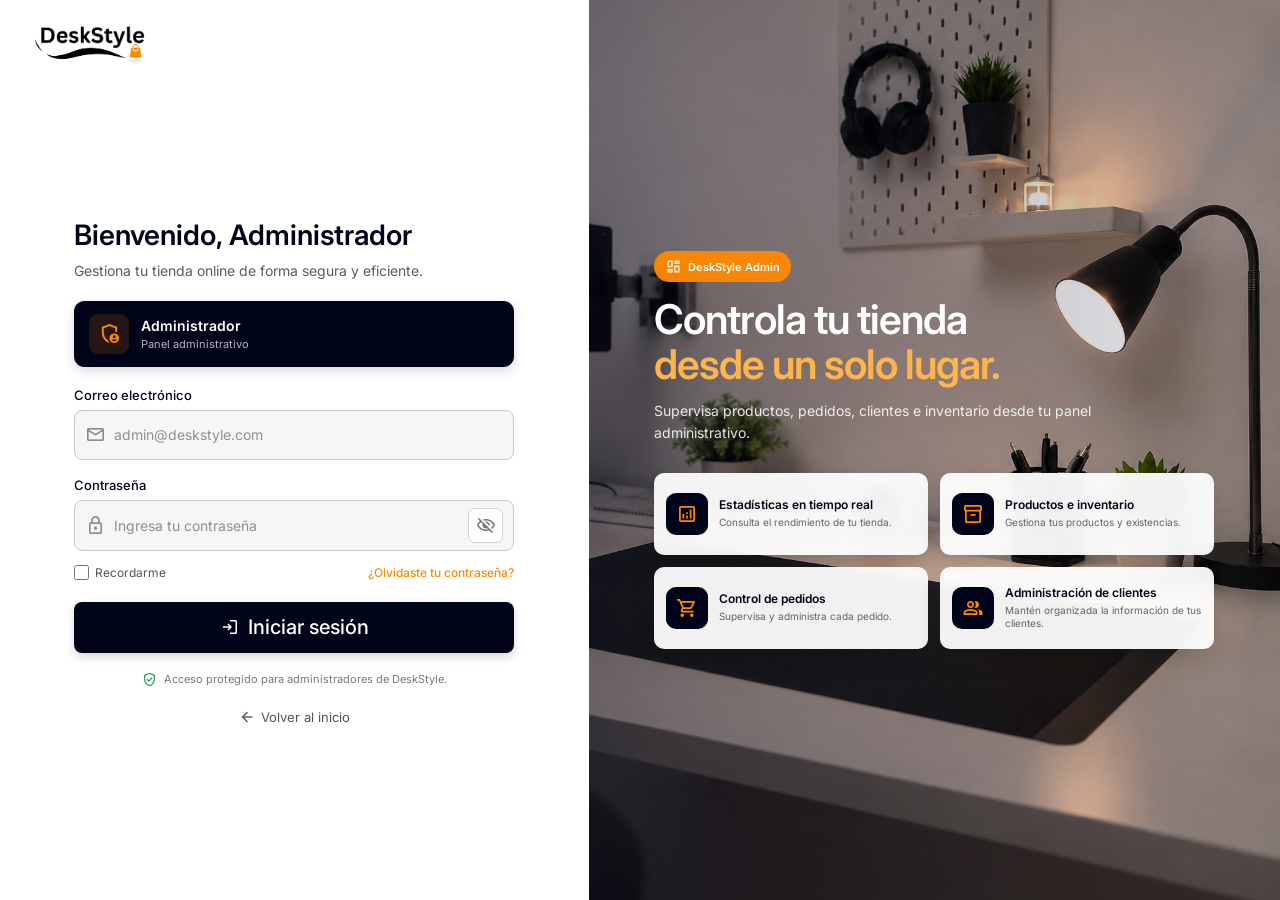
<file: admin/pages/login_admin.html>
<!doctype html>
<html lang="es">
  <head>
    <meta charset="UTF-8" />
    <meta name="viewport" content="width=device-width, initial-scale=1.0" />

    <title>Inicio de sesión | Administrador | DeskStyle</title>

    <link
      rel="shortcut icon"
      href="../../public/icons/favicon.png"
      type="image/x-icon"
    />

    <!-- Inter -->
    <link rel="preconnect" href="https://fonts.googleapis.com" />
    <link rel="preconnect" href="https://fonts.gstatic.com" crossorigin />
    <link
      href="https://fonts.googleapis.com/css2?family=Inter:wght@400;500;600;700&display=swap"
      rel="stylesheet"
    />

    <!-- Material Symbols -->
    <link
      rel="stylesheet"
      href="https://fonts.googleapis.com/css2?family=Material+Symbols+Outlined:opsz,wght,FILL,GRAD@20..48,400,0,0"
    />

    <meta name="robots" content="noindex, nofollow" />

    <link rel="stylesheet" href="./login-admin.css" />
    <link rel="stylesheet" href="../../public/css/utils.css/style_loader.css" />
  </head>

  <body>
    <main class="main_container">
      <!-- 
           COLUMNA DE LOGIN
      = -->
      <section class="columnaLogin">
        <img
          class="logoSite"
          src="../../public/icons/logo_site_blanco.png"
          alt="Logo de DeskStyle"
        />

        <div class="login_wrapper">
          <div class="contenido_login">
            <header class="login_header">
              <h1>Bienvenido, Administrador</h1>

              <p>Gestiona tu tienda online de forma segura y eficiente.</p>
            </header>

            <div class="tipo_acceso">
              <div class="tipo_acceso_item activo">
                <span class="material-symbols-outlined">
                  admin_panel_settings
                </span>

                <div>
                  <strong>Administrador</strong>
                  <small>Panel administrativo</small>
                </div>
              </div>
            </div>

            <!-- Formulario -->
            <form
              class="formulario_content"
              id="formLoginAdmin"
              autocomplete="on"
            >
              <div class="bordeFocus">
                <label for="correoAdmin"> Correo electrónico </label>

                <div class="cajaInputText input1">
                  <span class="material-symbols-outlined"> mail </span>

                  <input
                    type="email"
                    id="correoAdmin"
                    name="correo"
                    placeholder="admin@deskstyle.com"
                    autocomplete="email"
                    required
                  />
                </div>
              </div>

              <div class="bordeFocus">
                <label for="passAdmin"> Contraseña </label>

                <div class="cajaInputText input2">
                  <span class="material-symbols-outlined"> lock </span>

                  <input
                    type="password"
                    id="passAdmin"
                    name="password"
                    placeholder="Ingresa tu contraseña"
                    autocomplete="current-password"
                    required
                  />

                  <button
                    type="button"
                    class="btn_visible_pass"
                    aria-label="Mostrar contraseña"
                  >
                    <span class="material-symbols-outlined" id="btnVisiblePass">
                      visibility_off
                    </span>
                  </button>
                </div>
              </div>

              <div class="opciones_login">
                <label class="recordar_usuario">
                  <input type="checkbox" id="recordarAdmin" />

                  <span>Recordarme</span>
                </label>

                <a
                  href="../../public/pages/auth/recover_pass.html"
                  class="link_recuperar"
                >
                  ¿Olvidaste tu contraseña?
                </a>
              </div>

              <button type="submit" id="btnIniciarSesion">
                <span class="material-symbols-outlined"> login </span>

                <span>Iniciar sesión</span>
              </button>
            </form>

            <p class="textError">Error</p>

            <div class="seguridad_login">
              <span class="material-symbols-outlined"> verified_user </span>

              <p>Acceso protegido para administradores de DeskStyle.</p>
            </div>

            <div class="volver_inicio">
              <a href="../../index.html">
                <span class="material-symbols-outlined"> arrow_back </span>

                Volver al inicio
              </a>
            </div>
          </div>
        </div>
      </section>

      <!-- BANNER ADMINISTRATIVO -->
      <section class="columnaBanner">
        <div class="banner_overlay"></div>

        <div class="banner_content">
          <div class="banner_header">
            <span class="banner_badge">
              <span class="material-symbols-outlined"> dashboard </span>

              DeskStyle Admin
            </span>

            <h2>
              Controla tu tienda
              <span>desde un solo lugar.</span>
            </h2>

            <p>
              Supervisa productos, pedidos, clientes e inventario desde tu panel
              administrativo.
            </p>
          </div>

          <!-- Características -->
          <div class="admin_features">
            <article class="feature_card">
              <div class="feature_icon">
                <span class="material-symbols-outlined"> analytics </span>
              </div>

              <div>
                <h3>Estadísticas en tiempo real</h3>

                <p>Consulta el rendimiento de tu tienda.</p>
              </div>
            </article>

            <article class="feature_card">
              <div class="feature_icon">
                <span class="material-symbols-outlined"> inventory_2 </span>
              </div>

              <div>
                <h3>Productos e inventario</h3>

                <p>Gestiona tus productos y existencias.</p>
              </div>
            </article>

            <article class="feature_card">
              <div class="feature_icon">
                <span class="material-symbols-outlined"> shopping_cart </span>
              </div>

              <div>
                <h3>Control de pedidos</h3>

                <p>Supervisa y administra cada pedido.</p>
              </div>
            </article>

            <article class="feature_card">
              <div class="feature_icon">
                <span class="material-symbols-outlined"> group </span>
              </div>

              <div>
                <h3>Administración de clientes</h3>

                <p>Mantén organizada la información de tus clientes.</p>
              </div>
            </article>
          </div>
        </div>
      </section>
    </main>

    <div class="loader"></div>

    <script type="module" src="./pages_auth.js"></script>
  </body>
</html>
</file>
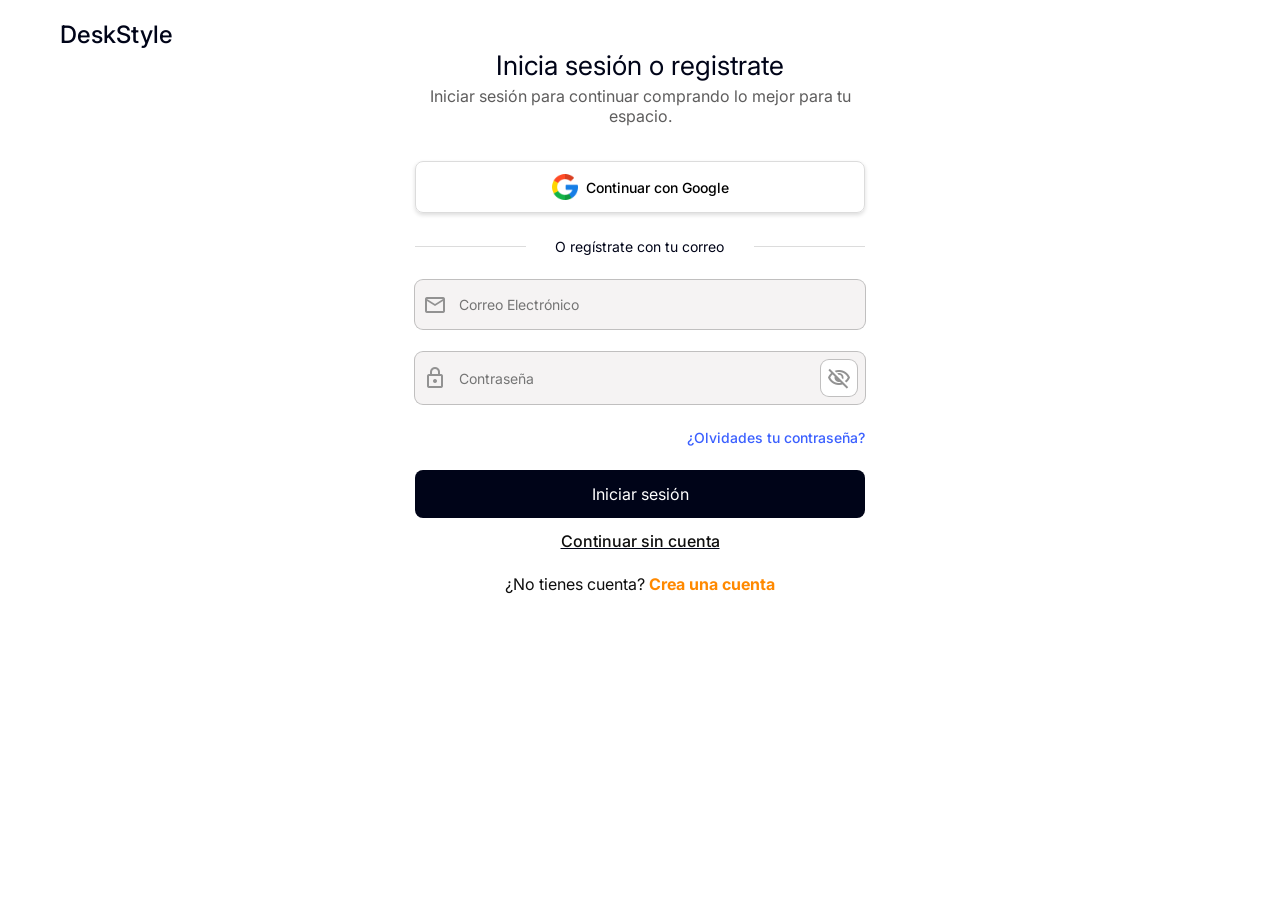
<file: public/pages/auth/login.html>
<!doctype html>
<html lang="es">
  <head>
    <meta charset="UTF-8" />
    <meta name="viewport" content="width=device-width, initial-scale=1.0" />
    <title>Inicia sesión | DeskStyle</title>
    <link rel="stylesheet" href="./login.css" />

    <link rel="icon" href="../../icons/favicon.png" type="image/png" />

    <!-- Preconexión de Fuentes -->
    <link rel="preconnect" href="https://fonts.googleapis.com" />
    <link rel="preconnect" href="https://fonts.gstatic.com" crossorigin />

    <!-- Fuentes e Iconos -->
    <link
      href="https://fonts.googleapis.com/css2?family=Inter:wght@100..900&family=Roboto:wght@100..900&display=swap"
      rel="stylesheet"
    />
    <link
      rel="stylesheet"
      href="https://fonts.googleapis.com/css2?family=Material+Symbols+Outlined:opsz,wght,FILL,GRAD@20..48,100..700,0..1,-50..200"
    />
    <link
      rel="stylesheet"
      href="https://cdnjs.cloudflare.com/ajax/libs/font-awesome/6.7.2/css/all.min.css"
    />
  </head>
  <body>
    <div class="contenedor_main">
      <h2>DeskStyle</h2>
      <main>
        <section class="contenidoForm">
          <header style="text-align: center">
            <h1>Inicia sesión o registrate</h1>
            <p style="margin-top: 5px; color: rgb(94, 93, 93)">
              Iniciar sesión para continuar comprando lo mejor para tu espacio.
            </p>
          </header>
          <button class="btn_inicar_google googleProviders">
            <img src="../../icons/Images_web/google.png" alt="Logo de Google" />
            <p>Continuar con Google</p>
            <span class="circuloHover"></span>
          </button>
          <div class="lineDiv">
            <div class="linea"></div>
            <p>O regístrate con tu correo</p>
            <div class="linea"></div>
          </div>
          <form class="formulario_content">
            <div class="bordeFocus input1 succes">
              <div class="cajaInputText">
                <span class="material-symbols-outlined"> mail </span>
                <input
                  type="email"
                  id="correoUser"
                  placeholder="Correo Electrónico"
                  pattern="[a-zA-Z0-9._%\+\-]+@[a-zA-Z0-9.\-]+\.[a-zA-Z]{2,}"
                  required
                />
              </div>
            </div>

            <div class="bordeFocus input2 succes">
              <div class="cajaInputText2">
                <span class="material-symbols-outlined"> lock </span>
                <input
                  type="password"
                  id="passUser"
                  placeholder="Contraseña"
                  required
                />
                <span class="material-symbols-outlined" id="bntVisblePass" ;>
                  visibility_off
                </span>
              </div>
            </div>
            <p class="error_acceso">Error</p>
            <div
              class="enlaceRecoPass"
              style="text-align: right; margin-bottom: 15px"
            >
              <a
                href="./recover_pass.html"
                style="font-weight: 500; color: #3b60ff; font-size: 14px"
                >¿Olvidades tu contraseña?</a
              >
            </div>

            <button type="submit" id="btnRegistrar">Iniciar sesión</button>
            <div class="enlace_tinda">
              <a href="../../../index.html">Continuar sin cuenta</a>
            </div>
            <div class="enlace_registrar">
              <a href="./register.html"
                >¿No tienes cuenta?
                <strong style="color: #ff8900">Crea una cuenta</strong>
              </a>
            </div>
          </form>
        </section>
        <div class="img_logo">
          <img
            src="../../icons/logo_site_blanco.png"
            alt="Logo DeskStyle"
            loading="lazy"
          />
        </div>
      </main>
    </div>
    <div class="loader"></div>
    <script type="module" src="../../js/pages/login.js"></script>
  </body>
</html>
</file>
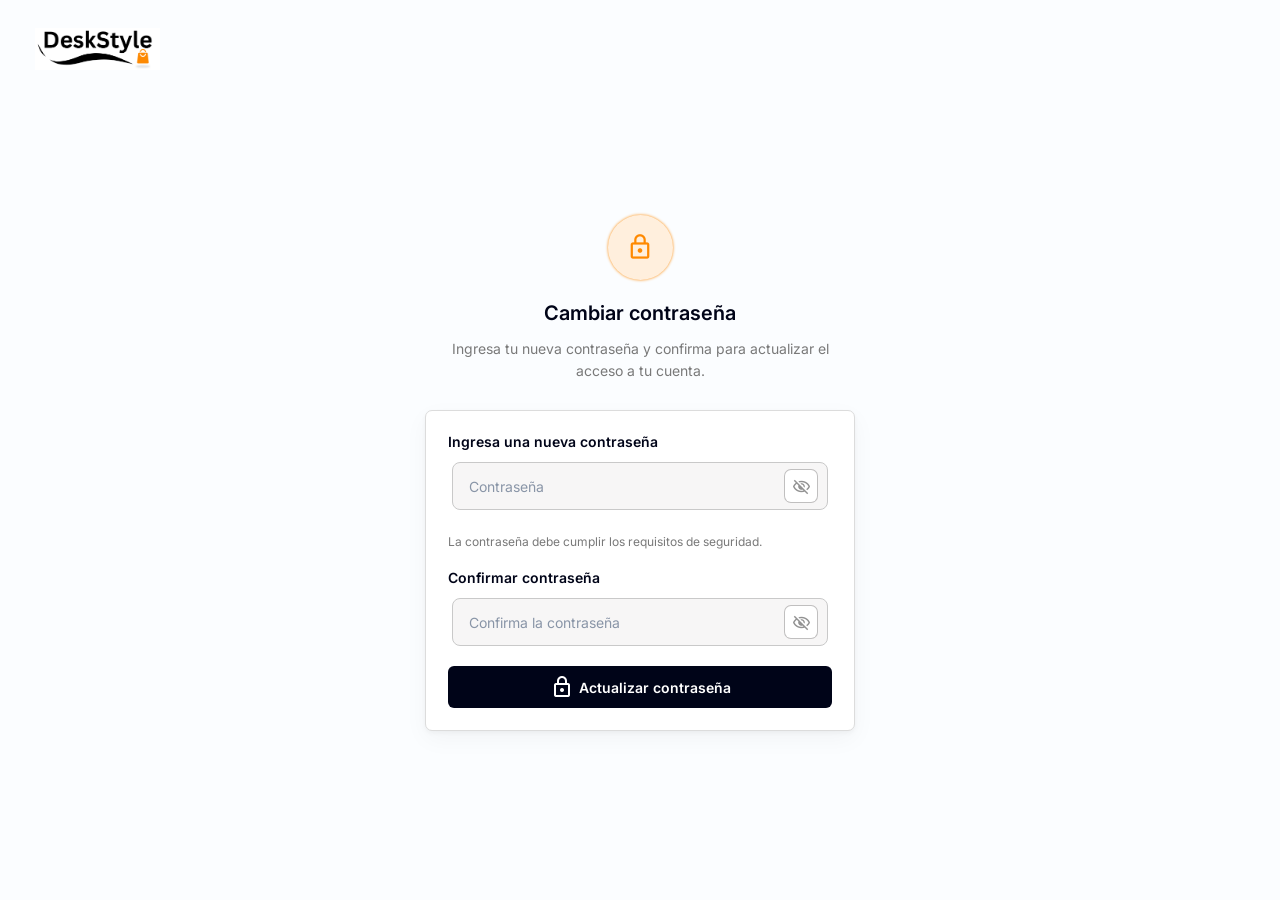
<file: public/pages/auth/new_pass.html>
<!doctype html>
<html lang="es">
  <head>
    <meta charset="UTF-8" />
    <meta name="viewport" content="width=device-width, initial-scale=1.0" />
    <title>Cambiar contraseña | DeskStyle</title>
    <link
      rel="shortcut icon"
      href="../../icons/favicon.png"
      type="image/x-icon"
    />

    <link rel="preconnect" href="https://fonts.googleapis.com" />
    <link rel="preconnect" href="https://fonts.gstatic.com" crossorigin />

    <link
      href="https://fonts.googleapis.com/css2?family=Inter:wght@400;500;600;700&display=swap"
      rel="stylesheet"
    />

    <link
      rel="stylesheet"
      href="https://fonts.googleapis.com/css2?family=Material+Symbols+Outlined:opsz,wght,FILL,GRAD@20..48,400,0,0"
    />

    <meta name="robots" content="noindex, nofollow" />

    <link rel="stylesheet" href="./newPass.css" />
    <link rel="stylesheet" href="../../css/utils.css/style_loader.css" />
  </head>
  <body>
    <main class="contenedor_main">
      <header class="header_recover">
        <a href="../home/index.html" aria-label="Ir al inicio">
          <img src="../../icons/logo_site_blanco.png" alt="DeskStyle" />
        </a>
      </header>

      <section class="contenido_recover">
        <div class="icono_pass">
          <span class="material-symbols-outlined"> lock </span>
        </div>

        <div class="text_info_form">
          <h1>Cambiar contraseña</h1>

          <p>
            Ingresa tu nueva contraseña y confirma para actualizar el acceso a
            tu cuenta.
          </p>
        </div>

        <form class="form_recover">
          <div class="campo_form">
            <label for="change_pass"> Ingresa una nueva contraseña </label>

            <div class="borderFocus" id="borderChangePass">
              <div class="cajaInput">
                <input
                  type="password"
                  id="change_pass"
                  name="pass"
                  placeholder="Contraseña"
                  autocomplete="new-password"
                  required
                />

                <span class="material-symbols-outlined" id="bntVisblePass">
                  visibility_off
                </span>
              </div>
            </div>

            <div class="passFormato">
              <p class="textInfo" id="textInfo">
                La contraseña debe cumplir los requisitos de seguridad.
              </p>
            </div>

            <label for="confirm_pass"> Confirmar contraseña </label>

            <div class="borderFocus" id="borderConfirmPass">
              <div class="cajaInput">
                <input
                  type="password"
                  id="confirm_pass"
                  name="confirm_pass"
                  placeholder="Confirma la contraseña"
                  autocomplete="new-password"
                  required
                />

                <span
                  class="material-symbols-outlined"
                  id="bntVisblePassConfir"
                >
                  visibility_off
                </span>
              </div>
            </div>

            <p class="mensajeConfirmacion" id="mensajeConfirmacion"></p>
          </div>

          <button type="submit" class="btn_change">
            <span class="material-symbols-outlined"> lock </span>

            Actualizar contraseña
          </button>
          <p class="errorActualizar">Error</p>
        </form>
      </section>
      <div class="loader"></div>
    </main>
    <script type="module" src="../../js/pages/changePass.js"></script>
  </body>
</html>
</file>
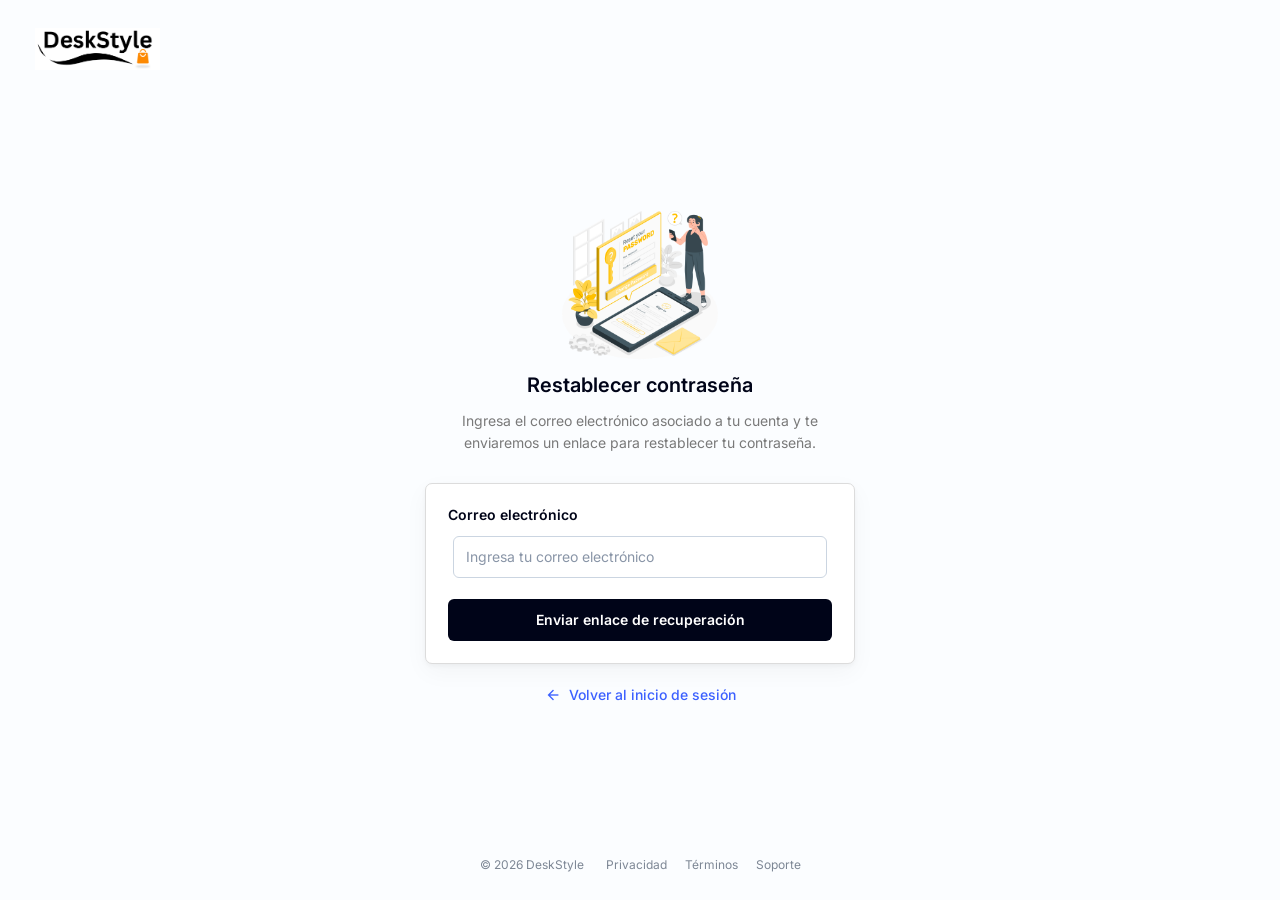
<file: public/pages/auth/recover_pass.html>
<!doctype html>
<html lang="es">
  <head>
    <meta charset="UTF-8" />
    <meta name="viewport" content="width=device-width, initial-scale=1.0" />

    <title>Restablecer contraseña • DeskStyle</title>

    <link
      rel="shortcut icon"
      href="../../icons/favicon.png"
      type="image/x-icon"
    />

    <link rel="preconnect" href="https://fonts.googleapis.com" />
    <link rel="preconnect" href="https://fonts.gstatic.com" crossorigin />

    <link
      href="https://fonts.googleapis.com/css2?family=Inter:wght@400;500;600;700&display=swap"
      rel="stylesheet"
    />

    <link
      rel="stylesheet"
      href="https://fonts.googleapis.com/css2?family=Material+Symbols+Outlined:opsz,wght,FILL,GRAD@20..48,400,0,0"
    />

    <meta name="robots" content="noindex, nofollow" />

    <link rel="stylesheet" href="./recover.css" />
  </head>

  <body>
    <main class="contenedor_main">
      <header class="header_recover">
        <a href="../home/index.html" aria-label="Ir al inicio">
          <img src="../../icons/logo_site_blanco.png" alt="DeskStyle" />
        </a>
      </header>

      <section class="contenido_recover">
        <div class="icono_recover">
          <img
            src="../../icons/Images_web/Reset_password-amico.png"
            alt="SVG recver"
          />
        </div>

        <div class="text_info_form">
          <h1>Restablecer contraseña</h1>

          <p>
            Ingresa el correo electrónico asociado a tu cuenta y te enviaremos
            un enlace para restablecer tu contraseña.
          </p>
        </div>

        <form class="form_recover">
          <div class="campo_form">
            <label for="recover_correo"> Correo electrónico </label>
            <div class="borderFocus">
              <input
                type="email"
                id="recover_correo"
                name="correo"
                placeholder="Ingresa tu correo electrónico"
                autocomplete="email"
                required
              />
            </div>
          </div>
          <p class="info_erro">Error</p>

          <button type="submit" class="btn_recover">
            Enviar enlace de recuperación
          </button>
        </form>

        <div class="volver_login">
          <span class="material-symbols-outlined"> arrow_back </span>

          <a href="./login.html"> Volver al inicio de sesión </a>
        </div>
      </section>

      <footer class="footer_recover">
        <span>© 2026 DeskStyle</span>

        <div class="footer_links">
          <a href="#">Privacidad</a>
          <a href="#">Términos</a>
          <a href="#">Soporte</a>
        </div>
      </footer>
    </main>
    <div class="dialogConfirm" id="dialogConfirm">
      <div class="conten_dialog">
        <div class="header_dialog">
          <button
            type="button"
            class="btnCerrar modal_close_icon"
            aria-label="Cerrar modal"
          >
            <span class="material-symbols-outlined">close</span>
          </button>
        </div>

        <div class="info_text">
          <div class="status_badge">
            <div class="icon_wrapper">
              <span class="material-symbols-outlined icono_email"
                >mark_email_read</span
              >
            </div>
            <h3>¡Enlace enviado correctamente!</h3>
          </div>

          <p class="text_info">
            Hemos enviado un enlace de recuperación de contraseña al correo
            <strong id="correoConfirmacion">correo@ejemplo.com</strong>. Revisa
            tu bandeja de entrada y sigue las instrucciones para continuar.
          </p>

          <div class="importante">
            <span class="material-symbols-outlined info_icon">info</span>
            <div>
              <strong>Importante:</strong> Si no encuentras el correo, revisa la
              carpeta de <em>Spam</em> o vuelve a solicitarlo en 1 minuto.
            </div>
          </div>

          <div class="btnContenedor">
            <button type="button" class="btnCerrar btn_confirm">
              Entendido
            </button>
          </div>
        </div>
      </div>
    </div>
    <div class="loader"></div>
    <script type="module" src="../../js/pages/recover.js"></script>
  </body>
</html>
</file>
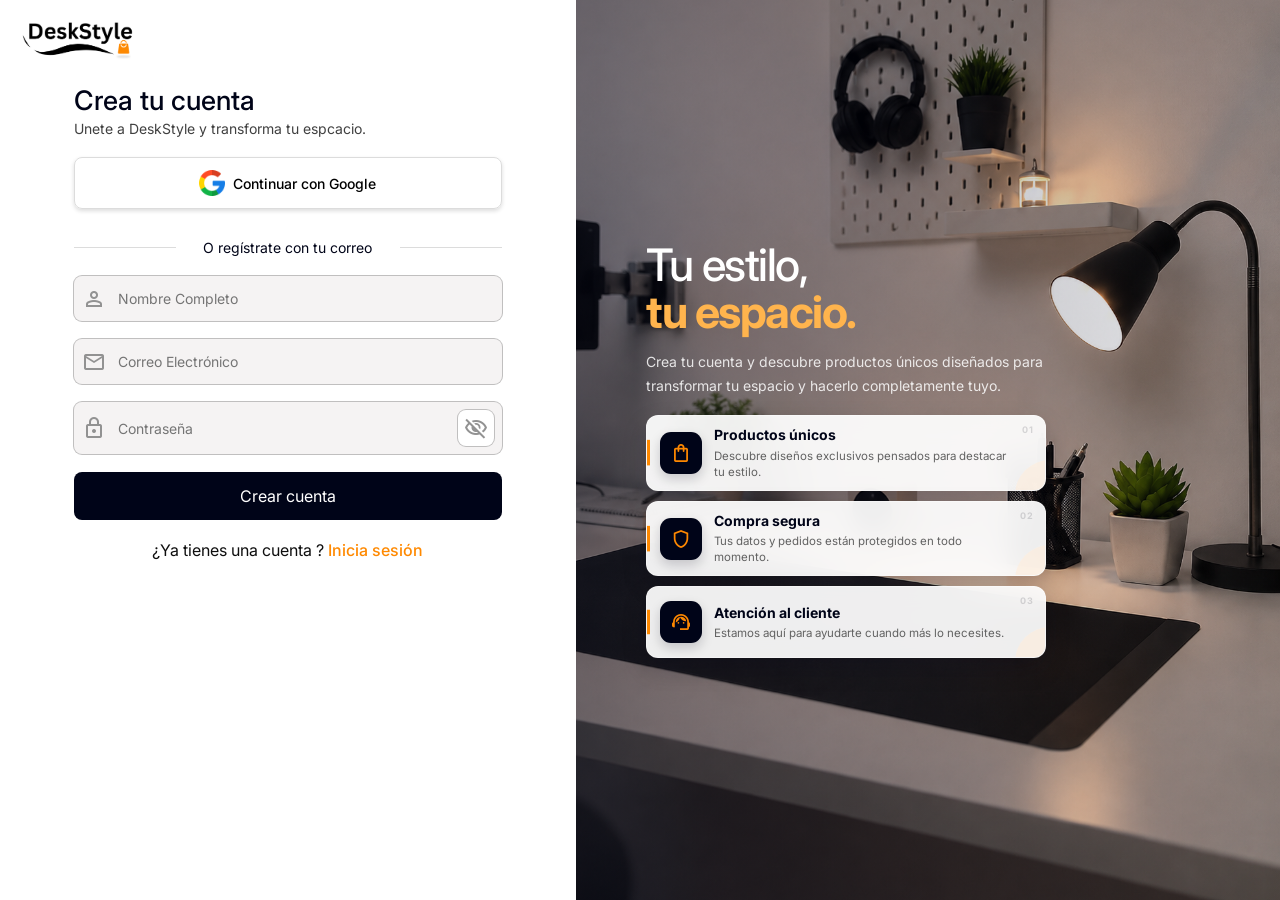
<file: public/pages/auth/register.html>
<!doctype html>
<html lang="es">
  <head>
    <meta charset="UTF-8" />
    <meta name="viewport" content="width=device-width, initial-scale=1.0" />
    <title>Crear Cuenta | DeskStyle</title>
    <meta
      name="description"
      content="Crea una cuenta en DeskStyle para disfrutar de ofertas exclusivas, guardar tus artículos de decoración preferidos y gestionar tus pedidos fácilmente."
    />
    <meta name="robots" content="noindex, follow" />

    <link
      rel="canonical"
      href="https://tu-usuario.github.io/nombre-del-repositorio/register.html"
    />

    <link rel="stylesheet" href="./register.css" />
    <link rel="stylesheet" href="../../css/utils.css/style_loader.css" />

    <link rel="icon" href="../../icons/favicon.png" type="image/png" />

    <!-- 3. Open Graph / WhatsApp, Facebook, LinkedIn -->
    <meta property="og:type" content="website" />
    <meta
      property="og:url"
      content="https://tu-usuario.github.io/nombre-del-repositorio/register.html"
    />
    <meta property="og:title" content="Únete a DeskStyle | Crea tu Cuenta" />
    <meta
      property="og:description"
      content="Regístrate en DeskStyle y accede a descuentos exclusivos, listas de deseos y una experiencia de compra personalizada."
    />

    <!-- Imagen previa al compartir el enlace de Registro -->
    <meta
      property="og:image"
      content="https://tu-usuario.github.io/nombre-del-repositorio/public/icons/banner_register.png"
    />
    <meta
      property="og:image:secure_url"
      content="https://tu-usuario.github.io/nombre-del-repositorio/public/icons/banner_register.png"
    />
    <meta property="og:image:type" content="image/png" />
    <meta property="og:image:width" content="1200" />
    <meta property="og:image:height" content="630" />
    <meta property="og:locale" content="es_ES" />

    <!-- 4. Twitter Cards -->
    <meta name="twitter:card" content="summary_large_image" />
    <meta
      name="twitter:url"
      content="https://tu-usuario.github.io/nombre-del-repositorio/register.html"
    />
    <meta name="twitter:title" content="Únete a DeskStyle | Crea tu Cuenta" />
    <meta
      name="twitter:description"
      content="Regístrate en DeskStyle y accede a descuentos exclusivos, listas de deseos y una experiencia de compra personalizada."
    />
    <meta
      name="twitter:image"
      content="https://tu-usuario.github.io/nombre-del-repositorio/public/icons/banner_register.png"
    />
    <!-- Preconexión de Fuentes -->
    <link rel="preconnect" href="https://fonts.googleapis.com" />
    <link rel="preconnect" href="https://fonts.gstatic.com" crossorigin />

    <!-- Fuentes e Iconos -->
    <link
      href="https://fonts.googleapis.com/css2?family=Inter:wght@100..900&family=Roboto:wght@100..900&display=swap"
      rel="stylesheet"
    />
    <link
      rel="stylesheet"
      href="https://fonts.googleapis.com/css2?family=Material+Symbols+Outlined:opsz,wght,FILL,GRAD@20..48,100..700,0..1,-50..200"
    />
    <link
      rel="stylesheet"
      href="https://cdnjs.cloudflare.com/ajax/libs/font-awesome/6.7.2/css/all.min.css"
    />
  </head>
  <body>
    <div class="main_container">
      <section class="columnaDerecha">
        <img
          class="logoSite"
          src="../../icons/logo_site_blanco.png"
          alt="Logo de DeskStyle"
        />
        <div style="display: flex; flex-direction: column; align-items: center">
          <div class="contendido_login">
            <div>
              <h1>Crea tu cuenta</h1>
              <p style="color: #3d3d3dfb; margin-top: 4px; font-size: 14px">
                Unete a DeskStyle y transforma tu espcacio.
              </p>
              <button class="btn_inicar_google googleProviders">
                <img
                  src="../../icons/Images_web/google.png"
                  alt="Logo de Google"
                />
                <p>Continuar con Google</p>
                <span class="circuloHover"></span>
              </button>
              <div class="lineDiv">
                <div class="linea"></div>
                <p>O regístrate con tu correo</p>
                <div class="linea"></div>
              </div>
              <form class="formulario_content">
                <div class="bordeFocus nombre">
                  <div class="cajaInputText">
                    <span class="material-symbols-outlined"> person </span>
                    <input
                      type="text"
                      id="nombreUser"
                      placeholder="Nombre Completo"
                      pattern="^[a-zA-ZáéíóúÁÉÍÓÚñÑ\s]+$"
                      required
                    />
                  </div>
                </div>

                <div class="bordeFocus correo">
                  <div class="cajaInputText">
                    <span class="material-symbols-outlined"> mail </span>
                    <input
                      type="email"
                      id="correoUser"
                      placeholder="Correo Electrónico"
                      required
                    />
                  </div>
                </div>
                <div class="bordeFocus contrasena">
                  <div class="cajaInputText">
                    <span class="material-symbols-outlined"> lock </span>
                    <input
                      type="password"
                      id="passUser"
                      placeholder="Contraseña"
                      required
                    />
                    <span
                      class="material-symbols-outlined"
                      id="bntVisblePass"
                      ;
                    >
                      visibility_off
                    </span>
                  </div>
                </div>
                <p class="mensaje_error" id="mensajeError">Error</p>
                <button type="submit" id="btnRegistrar">Crear cuenta</button>
              </form>
              <div
                class="redirig_login"
                style="margin-top: 20px; display: flex; justify-content: center"
              >
                <a style="display: flex; gap: 4px" href="./login.html"
                  >¿Ya tienes una cuenta ?
                  <p style="color: #ff8900; font-weight: 500">Inicia sesión</p>
                </a>
              </div>
            </div>
          </div>
        </div>
      </section>
      <section class="columnaIzquier">
        <div class="banner_overlay"></div>
        <div class="encabezadoRegistro">
          <h2>
            Tu estilo,
            <span>tu espacio.</span>
          </h2>

          <p>
            Crea tu cuenta y descubre productos únicos diseñados para
            transformar tu espacio y hacerlo completamente tuyo.
          </p>
        </div>
        <div class="contenedorCardsInfo">
          <article class="card_info">
            <div class="icono_card">
              <span class="material-symbols-outlined">shopping_bag</span>
            </div>
            <div class="contenido_card">
              <h4>Productos únicos</h4>
              <p>
                Descubre diseños exclusivos pensados para destacar tu estilo.
              </p>
            </div>
            <span class="numero_card">01</span>
          </article>

          <article class="card_info">
            <div class="icono_card">
              <span class="material-symbols-outlined">shield</span>
            </div>
            <div class="contenido_card">
              <h4>Compra segura</h4>
              <p>Tus datos y pedidos están protegidos en todo momento.</p>
            </div>
            <span class="numero_card">02</span>
          </article>

          <article class="card_info">
            <div class="icono_card">
              <span class="material-symbols-outlined">support_agent</span>
            </div>
            <div class="contenido_card">
              <h4>Atención al cliente</h4>
              <p>Estamos aquí para ayudarte cuando más lo necesites.</p>
            </div>
            <span class="numero_card">03</span>
          </article>
        </div>
      </section>
      <div class="loader"></div>
    </div>

    <script type="module" src="../../js/pages/register.js"></script>
  </body>
</html>
</file>
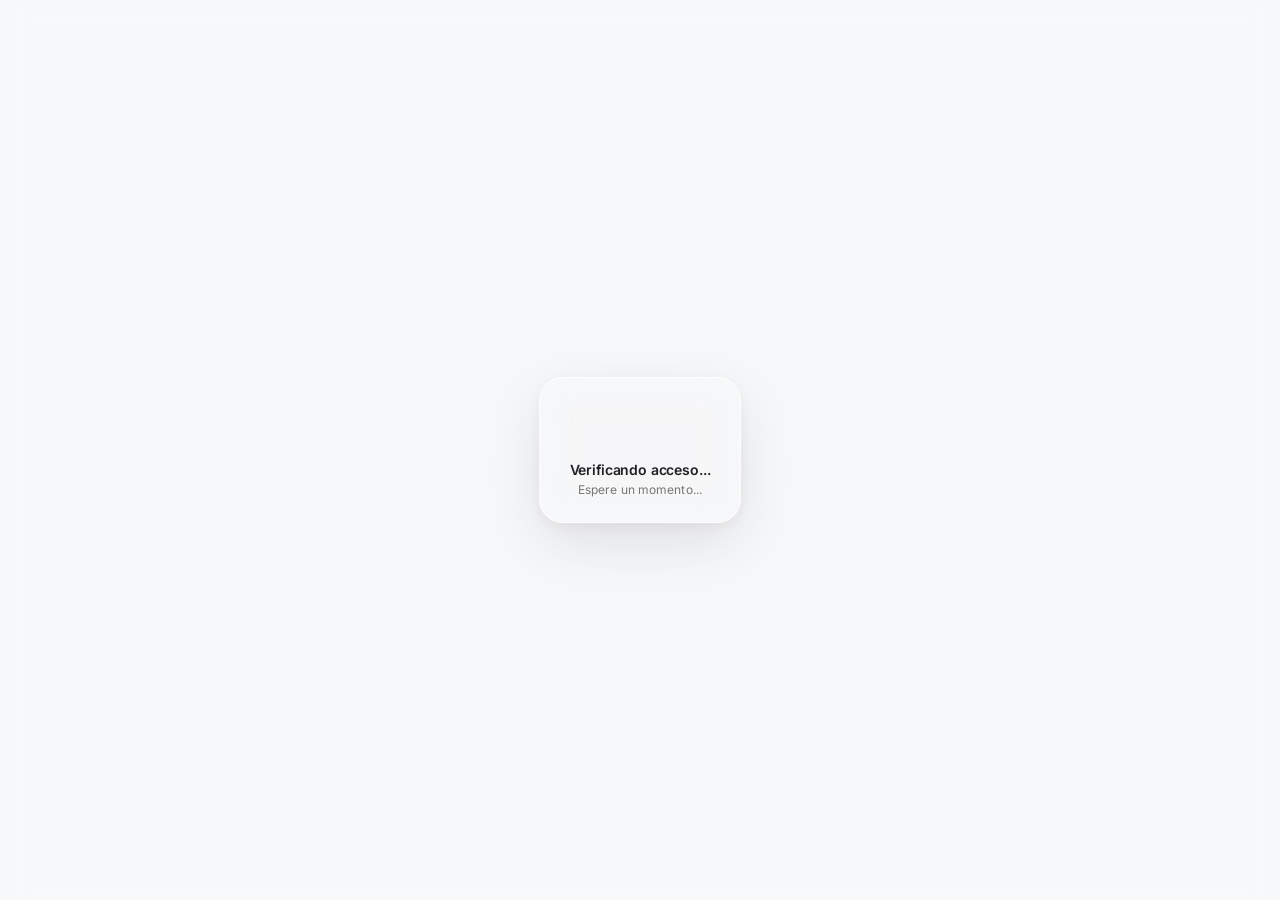
<file: public/pages/auth/verify.html>
<!doctype html>
<html lang="es">
  <head>
    <meta charset="UTF-8" />
    <meta name="viewport" content="width=device-width, initial-scale=1.0" />

    <title>Verificando acceso...</title>

    <link
      rel="shortcut icon"
      href="../../icons/favicon.png"
      type="image/x-icon"
    />

    <link rel="preconnect" href="https://fonts.googleapis.com" />
    <link rel="preconnect" href="https://fonts.gstatic.com" crossorigin />

    <link
      href="https://fonts.googleapis.com/css2?family=Inter:wght@400;500;600;700&display=swap"
      rel="stylesheet"
    />

    <link
      rel="stylesheet"
      href="https://fonts.googleapis.com/css2?family=Material+Symbols+Outlined:opsz,wght,FILL,GRAD@20..48,400,0,0"
    />

    <meta name="robots" content="noindex, nofollow" />
    <style>
      :root {
        --bg: #fbfdff;
        --colorPrimario: #000418;
        --colorSecundario: #ff8900;
        --colorSucces: #28a745;
        --colorError: #dc3545;
      }

      *,
      *::before,
      *::after {
        box-sizing: border-box;
        margin: 0;
        padding: 0;
      }

      html,
      body {
        min-height: 100%;
        font-family: "Inter", sans-serif;
      }

      body {
        background: var(--bg);
        color: var(--colorPrimario);
      }

      button,
      input {
        font: inherit;
      }

      button {
        border: 0;
        cursor: pointer;
      }

      a {
        color: inherit;
        text-decoration: none;
      }
      .loader {
        height: 100vh;
        width: 100vw;
        display: flex;
        align-items: center;
        justify-content: center;
        background: rgba(245, 245, 247, 0.58);
        backdrop-filter: blur(14px) saturate(120%);
        -webkit-backdrop-filter: blur(14px) saturate(120%);

        transition:
          opacity 0.35s ease,
          visibility 0.35s ease;
      }

      .cont_loader {
        display: flex;
        align-items: center;
        justify-content: center;

        animation: loaderAppear 0.45s cubic-bezier(0.2, 0.8, 0.2, 1);
      }

      .loader_box {
        min-width: 190px;
        padding: 24px 30px;
        display: flex;
        flex-direction: column;
        align-items: center;
        justify-content: center;
        border-radius: 24px;
        border: 1px solid rgba(255, 255, 255, 0.8);

        box-shadow:
          0 20px 60px rgba(0, 0, 0, 0.1),
          0 4px 16px rgba(0, 0, 0, 0.05);

        backdrop-filter: blur(20px);
        -webkit-backdrop-filter: blur(20px);
      }

      /* SPINNER */

      .spinner {
        display: block;
        position: relative;
        width: 42px;
        height: 42px;
        margin-bottom: 17px;
        animation: spinnerRotate 1.2s linear infinite;
      }

      /* Segmentos */

      .spinner span {
        position: absolute;
        top: 0;
        left: 50%;
        width: 4px;
        height: 11px;
        margin-left: -2px;
        border-radius: 999px;
        background: var(--colorPrimario);
        transform-origin: 2px 21px;
        opacity: 0;
        animation: spinnerFade 1.2s linear infinite;
      }

      /* Posiciones */

      .spinner span:nth-child(1) {
        transform: rotate(0deg);
        animation-delay: 0s;
      }

      .spinner span:nth-child(2) {
        transform: rotate(30deg);
        animation-delay: -0.1s;
      }

      .spinner span:nth-child(3) {
        transform: rotate(60deg);
        animation-delay: -0.2s;
      }

      .spinner span:nth-child(4) {
        transform: rotate(90deg);
        animation-delay: -0.3s;
      }

      .spinner span:nth-child(5) {
        transform: rotate(120deg);
        animation-delay: -0.4s;
      }

      .spinner span:nth-child(6) {
        transform: rotate(150deg);
        animation-delay: -0.5s;
      }

      .spinner span:nth-child(7) {
        transform: rotate(180deg);
        animation-delay: -0.6s;
      }

      .spinner span:nth-child(8) {
        transform: rotate(210deg);
        animation-delay: -0.7s;
      }

      .spinner span:nth-child(9) {
        transform: rotate(240deg);
        animation-delay: -0.8s;
      }

      .spinner span:nth-child(10) {
        transform: rotate(270deg);
        animation-delay: -0.9s;
      }

      .spinner span:nth-child(11) {
        transform: rotate(300deg);
        animation-delay: -1s;
      }

      .spinner span:nth-child(12) {
        transform: rotate(330deg);
        animation-delay: -1.1s;
      }

      .loader_text {
        display: flex;
        flex-direction: column;
        align-items: center;

        text-align: center;

        line-height: 1.3;
      }

      .loader_text strong {
        font-size: 14px;
        font-weight: 600;

        color: #202124;

        letter-spacing: -0.15px;
      }

      .loader_text small {
        margin-top: 3px;
        font-size: 12px;
        font-weight: 400;
        color: #777;
        letter-spacing: 0.1px;
      }

      .icono_succes {
        border-radius: 50%;
        background-color: #e6fde7;
        display: none;
        align-items: center;
        justify-content: center;
        margin-bottom: 17px;
      }

      .spinner.ocultar {
        display: none;
      }

      .icono_succes.mostrar {
        display: flex;
        pointer-events: auto;
        opacity: 1;
      }

      .icono_succes.succes span {
        font-size: 48px;
        color: var(--colorSucces);
      }

      /* Fondo rojo suave para el estado de error/denegado */
      .icono_succes.error {
        background-color: #fde8e8;
      }

      .icono_succes.error span {
        font-size: 40px;
        color: var(--colorError);
      }

      @keyframes spinnerRotate {
        from {
          transform: rotate(0deg);
        }

        to {
          transform: rotate(360deg);
        }
      }

      @keyframes spinnerFade {
        0% {
          opacity: 0.12;
        }

        50% {
          opacity: 1;
        }

        100% {
          opacity: 0.12;
        }
      }

      @keyframes loaderAppear {
        from {
          opacity: 0;
          transform: scale(0.92);
        }

        to {
          opacity: 1;
          transform: scale(1);
        }
      }

      @media (prefers-reduced-motion: reduce) {
        .spinner {
          animation: none;
        }

        .spinner span {
          animation: none;
          opacity: 0.7;
        }

        .loader,
        .cont_loader {
          transition: none;
          animation: none;
        }
      }
    </style>
  </head>
  <body>
    <main class="contenedor_main">
      <div class="loader">
        <div class="cont_loader">
          <div class="loader_box">
            <div class="icono_succes">
              <span class="material-symbols-outlined"> check_circle </span>
            </div>
            <div class="spinner">
              <span></span>
              <span></span>
              <span></span>
              <span></span>
              <span></span>
              <span></span>
              <span></span>
              <span></span>
              <span></span>
              <span></span>
              <span></span>
              <span></span>
            </div>

            <div class="loader_text">
              <strong>Verificando acceso...</strong>
              <small>Espere un momento...</small>
            </div>
          </div>
        </div>
      </div>
    </main>

    <script type="module">
      import { supabase } from "../../../db/supabase.js";

      const iconoSucces = document.querySelector(".icono_succes");
      const icono = document.querySelector(".icono_succes span");
      const spinner = document.querySelector(".spinner");
      const loaderText = document.querySelector(".loader_text");

      const iconos = {
        succes: "check_circle",
        error: "cancel", // Ícono de acceso denegado/bloqueado
      };

      function mostrarEstadoError(titulo, subtitulo) {
        spinner.classList.add("ocultar");
        iconoSucces.classList.add("mostrar", "error");
        icono.textContent = iconos.error;
        loaderText.innerHTML = `<strong>${titulo}</strong><small>${subtitulo}</small>`;
      }

      async function verificarAcceso() {
        try {
          const hash = window.location.hash;
          const params = new URLSearchParams(hash.substring(1));

          const access_token = params.get("access_token");
          const refresh_token = params.get("refresh_token");

          if (!access_token && !refresh_token) {
            mostrarEstadoError(
              "Acceso denegado",
              "No se proporcionó ningún token de acceso.",
            );
            return;
          }

          if (!access_token || !refresh_token) {
            mostrarEstadoError(
              "Acceso denegado",
              "Parámetros de autenticación incompletos.",
            );
            return;
          }

          const { error } = await supabase.auth.setSession({
            access_token,
            refresh_token,
          });

          if (error) {
            mostrarEstadoError(
              "Acceso denegado",
              "El token es inválido o ha expirado.",
            );
            return;
          }

          // Si todo sale bien
          spinner.classList.add("ocultar");
          iconoSucces.classList.add("mostrar", "succes");
          icono.textContent = iconos.succes;
          loaderText.innerHTML =
            "<strong>Acceso verificado</strong><small>Redirigiendo...</small>";

          setTimeout(() => {
            window.location.href = new URL("../../../index.html", window.location.href).href;
          }, 1500);
        } catch (err) {
          console.error("Error inesperado:", err);
          mostrarEstadoError("Acceso denegado", "Ocurrió un error inesperado.");
        }
      }

      verificarAcceso();
    </script>
  </body>
</html>
</file>
<file: index.css>
:root {
  --bg: #f3f3f3;
  --colorPrimario: #000418;
  --colorSecundario: #ff8900;
  --colorTerciario: #d9e1ed;
  --colorAcento: #3b60ff;
  --colorBlanco: #ffffff;
  --colorBorde: #dcdcdc;
  --paddingSite: 15px 18px;
  --paddingReponsive: 15px 10px;
}

.menu_flotante {
  transform: translateY(-100px);
  transition: 0.9s ease-in-out;
  position: fixed;
  background: var(--bg);
  padding: 15px 50px;
  border-bottom: 1px solid var(--colorBorde);
  top: 0;
  left: 0;
  right: 0;
  z-index: 10;
  display: grid;
  grid-template-columns: auto 1fr;
  gap: 20px;
  align-items: center;
}

.menu_flotante.show {
  transform: translateY(0);
}
.menu_flotante img {
  width: 150px;
  height: auto;
}

.list_manu_flotante {
  display: flex;
  justify-content: space-between;
  align-items: center;
}

.list_manu_flotante ul {
  list-style: none;
  display: flex;
  gap: 38px;
  padding: 0 15px;
}
.opcio_flotante {
  transition: 0.2s ease-in;
}

.opcio_flotante:hover {
  scale: 1.08;
}

.btn_carrito_flotente {
  position: relative;
  background: transparent;
  cursor: pointer;
}

.btn_carrito_flotente span {
  font-size: 32px;
}

.contenido_pag {
  position: relative;
}
.banner_info {
  padding: 15px 18px;
}

.banner {
  background: var(--colorTerciario);
  border-radius: 10px;
  display: grid;
  grid-template-columns: 40% auto;
}

.info_baner {
  position: relative;
  padding: 40px;
  overflow: hidden;
}

.info_baner h1 {
  font-size: 50px;
}

#colorTex {
  color: #3b60ff;
}

.info_baner p {
  line-height: 1.5;
}

.btnsOpcio_banner {
  padding-top: 30px;
  display: flex;
  gap: 30px;
}

.btnsOpcio_banner span {
  padding: 0;
  margin: 0;
}

.btnsOpcio_banner button {
  padding: 8px 16px;
  border-radius: 10px;
  display: flex;
  gap: 8px;
  align-items: center;
  cursor: pointer;
  transition: 0.1s ease-in;
}
.btnsOpcio_banner button:active {
  scale: 0.99;
}
.btnBannerPage_Product {
  background: var(--colorPrimario);
  color: var(--colorBlanco);
}

.btnBannerPage_Nov {
  border: solid 1px var(--colorPrimario);
}

.images_banner {
  position: relative;
  overflow: hidden;
}

.images_banner img {
  width: 100%;
  height: 100%;
  object-fit: cover;
  display: block;
  border-start-end-radius: 10px;
  border-end-end-radius: 10px;
}

.menu_categorias {
  max-width: 100%;
  overflow-x: auto;
  position: relative;
  padding: var(--paddingSite);
  display: grid;
  grid-template-columns: repeat(8, 1fr);
  gap: 20px;
}

.menu_categorias::-webkit-scrollbar {
  display: none;
}

.categoria {
  border-radius: 10px;
  width: 190px;
  min-height: 150px;
  max-height: 200px;
  max-width: 250px;
  box-shadow: 0 0 0 1px gainsboro;
  background: var(--colorBlanco);
}

.categoria {
  overflow: hidden;
  display: flex;
  flex-direction: column;
  gap: 12px;
  place-items: center;
  padding: 8px;
}

.categoria h4 {
  font-size: 15px;
}

.categoria img {
  width: 70px;
  height: 100px;
  object-fit: cover;
}

.list_productos {
  padding: var(--paddingSite);
}

.encabezado {
  display: flex;
  justify-content: space-between;
}

.encabezado div {
  display: flex;
  align-items: center;
  gap: 5px;
  font-size: 14px;
  color: var(--colorPrimario);
  cursor: pointer;
}

.productos {
  display: grid;
  grid-template-columns: repeat(4, 1fr);
  gap: 20px;
}

.CardProducto {
  margin-top: 15px;
  background: var(--colorBlanco);
  border-radius: 10px;
  box-shadow: 0 0 1px gainsboro;
  display: flex;
  flex-direction: column;
  gap: 10px;
  padding: 15px;
}

.CardProducto {
  display: grid;
  grid-template-columns: 40% 1fr;
  align-items: center;
}

.CardProducto img {
  object-fit: cover;
  height: 150px;
}

.btnFavorito {
  display: flex;
  justify-content: right;
  padding-bottom: 20px;
}

.btnFavorito i {
  font-size: 26px;
  transition: 0.3 ease-in-out;
  cursor: pointer;
}

.btnFavorito i:active {
  scale: 1.1;
}

.calificacionProduct {
  display: flex;
  align-items: center;
  gap: 4px;
  padding: 10px 0;
  font-size: 18px;
}

.calificacionProduct i {
  font-size: 15px;
}

.calificacionProduct p {
  font-size: 15px;
}
.btnAgregarCarrito {
  padding: 10px 0 0 0;
  display: flex;
  justify-content: right;
}

.btnAgregarCarrito button {
  display: flex;
  place-items: center;
  background: var(--colorPrimario);
  color: var(--colorBlanco);
  padding: 8px 12px;
  border-radius: 10px;
  transition: 0.2 ease-in;
  cursor: pointer;
}

.btnAgregarCarrito button:active {
  scale: 0.98;
}

.caja_servicios {
  margin-top: 30px;
  display: grid;
  grid-template-columns: repeat(4, 1fr);
  gap: 20px;
  padding: var(--paddingSite);
  background: var(--colorBlanco);
}

.caja_servicios .servicio {
  display: grid;
  grid-template-columns: auto 1fr;
  gap: 10px;
  place-items: center;
  padding: 15px;
  border-right: solid 1px var(--colorBorde);
}
.servicio span {
  height: 100%;
  font-size: 36px;
  color: var(--colorSecundario);
  transition: transform 0.5s ease-in-out;
  cursor: default;
}

.servicio span:hover {
  transform: rotateY(360deg);
}

.caja_servicios p {
  font-size: 13px;
}

.footer_pag {
  width: 100%;
  margin-top: 60px;
  padding: 60px 8%;
  background: #ffffff;
  border-top: 1px solid #e5e5e5;
}

.footer_info {
  display: grid;
  grid-template-columns: 320px 1fr;
  gap: 70px;
  align-items: start;
}

.footer_info_contacto {
  display: flex;
  flex-direction: column;
  gap: 20px;
}

.footer_info_contacto img {
  width: 170px;
  height: auto;
}

.footer_info_contacto p {
  color: #666;
  line-height: 1.7;
  font-size: 15px;
}

.footer_redes {
  display: flex;
  gap: 15px;
}

.footer_redes button {
  width: 45px;
  height: 45px;

  border: none;
  border-radius: 50%;

  background: #f3f3f3;

  cursor: pointer;

  transition: 0.3s;
}

.footer_redes button:hover {
  background: #000;
  color: #fff;
}

.footer_redes i {
  font-size: 18px;
}

.footer_contacto ul {
  list-style: none;
  display: flex;
  flex-direction: column;
  gap: 15px;
  padding: 20px 0;
}
.footer_contacto li {
  display: flex;
  gap: 8px;
  align-items: center;
}
.footer_links {
  display: grid;
  grid-template-columns: repeat(4, 1fr);
  gap: 40px;
}

.list_enlaces_footer h4 {
  margin-bottom: 20px;
  font-size: 18px;
  color: #222;
}

.list_enlaces_footer ul {
  list-style: none;
  padding: 0;
  margin: 0;

  display: flex;
  flex-direction: column;
  gap: 15px;
}

.list_enlaces_footer a {
  text-decoration: none;
  color: #666;
  font-size: 15px;

  transition: 0.3s;
}

.list_enlaces_footer a:hover {
  color: var(--colorSecundario);
  padding-left: 6px;
}

.footer_pag hr {
  margin: 45px 0 25px;
  border: none;
  border-top: 1px solid #e5e5e5;
}

.footer_bottom {
  display: flex;
  justify-content: space-between;
  align-items: center;
  gap: 20px;
}

.footer_bottom p {
  color: #777;
}

.caja_input {
  display: flex;
  padding: 6px;
  justify-content: space-between;
  align-items: center;
  border: 1px solid gainsboro;
  border-radius: 10px;
}

.caja_input input {
  border: none;
  width: 100%;
  padding: 16px 12px;
}

.caja_input input:focus {
  outline: none;
}

.input_suscribise {
  display: flex;
  flex-direction: column;
  gap: 20px;
}

.caja_input button {
  transition: 0.2s ease-in;
  border-radius: 12px;
  color: var(--colorPrimarios);
  background: var(--bg);
  padding: 12px 20px;
}

.caja_input button:hover {
  background: #000;
  color: var(--colorBlanco);
  opacity: 0.9;
}

.caja_input button:active {
  scale: 0.97;
}

.caja_input button:active {
  scale: 0.97;
}

.btn_suscribirse {
  overflow: hidden;
}

.btn_suscribirse span {
  display: inline-block;
  transition: transform 0.4s cubic-bezier(0.175, 0.885, 0.32, 1.275);
}

.btn_suscribirse:hover span {
  transform: rotate(-15deg) scale(1.1);
}

.btn_suscribirse:active span {
  transform: translateX(40px) scale(0.7);
  opacity: 0;
  transition:
    transform 0.2s ease-in,
    opacity 0.2s;
}

/* Responsive */

@media (max-width: 992px) {
  .footer_info {
    grid-template-columns: 1fr;
    gap: 50px;
  }

  .footer_links {
    grid-template-columns: repeat(2, 1fr);
  }
}

@media (max-width: 600px) {
  /* Header y banner */

  .opcio_selector a {
    font-size: 14px;
  }

  .banner_info {
    padding: 0;
  }
  .banner {
    grid-template-columns: 1fr;
  }

  .banner_info .info_baner {
    grid-row: 2;
  }

  .banner_info .images_banner {
    grid-row: 1;
  }

  .images_banner img {
    border-radius: 10px 10px 0 0;
    height: 200px;
    max-height: 400px;
  }

  .btnsOpcio_banner {
    display: grid;
    grid-template-columns: repeat(2, 1fr);
  }

  .btnsOpcio_banner button {
    justify-content: center;
    padding: 12px 0;
    font-size: 14px;
  }

  .info_baner {
    padding: 20px;
  }

  .info_baner p {
    font-size: 14px;
  }

  .info_baner h1 {
    font-size: clamp(1.25rem, 5.5vw, 2.5rem);
    line-height: 2;
  }

  /* Targetas de productos */

  .productos {
    grid-template-columns: repeat(2, 1fr);
    gap: 10px;
  }

  .CardProducto {
    grid-template-columns: 1fr;
    border-radius: 10px;
  }

  .img_product {
    text-align: center;
  }

  .CardProducto img {
    object-fit: cover;
    height: 130px;
  }

  .btnFavorito {
    display: none;
  }

  .calificacionProduct {
    font-size: 14px;
  }

  .calificacionProduct i {
    font-size: 12px;
  }

  .calificacionProduct p {
    font-size: 13px;
  }

  .infoProducto h4 {
    font-size: 14px;
  }

  .caja_servicios {
    grid-template-columns: repeat(2, 1fr);
  }

  .caja_servicios .servicio {
    grid-template-columns: 1fr;
    place-items: center;
    border-right: none;
  }

  .servicio h4 {
    font-size: 14px;
    text-align: center;
  }

  .servicio p {
    font-size: 13px;
    text-align: center;
  }
  .servicio span {
    font-size: 34px;
  }

  .footer_info_contacto {
    text-align: center;
    align-items: center;
  }

  .footer_redes {
    justify-content: center;
  }

  .derechos_text {
    font-size: 12px;
  }

  .footer_bottom {
    display: grid;
    grid-template-columns: 1fr;
    gap: 10px;
  }

  /* Aplicamos el order al DIV hijo directo, no al párrafo */
  .footer_bottom > div:first-child {
    order: 2;
    margin-top: 20px;
    text-align: center;
  }

  .input_email_suscribir,
  .input_email_suscribir::placeholder {
    font-size: 14px;
  }
}
</file>
<file: public/css/utils.css/header_footer.css>
:root {
  --bg: #f3f3f3;
  --colorPrimario: #000418;
  --colorSecundario: #ff8900;
  --colorTerciario: #d9e1ed;
  --colorAcento: #3b60ff;
  --colorBlanco: #ffffff;
  --colorBorde: #dcdcdc;
  --paddingSite: 15px 18px;
  --paddingResponsive: 15px 10px;
}

*,
*::before,
*::after {
  box-sizing: border-box;
  margin: 0;
  padding: 0;
}

html,
body {
  min-height: 100%;
  font-family: "Inter", sans-serif;
}

body {
  background-color: var(--bg);
  color: var(--colorPrimario);
}

h1,
h2,
h3,
h4 {
  font-weight: 500;
  font-family: "Roboto", sans-serif;
}

h1 {
  font-size: clamp(1.5rem, 6vw, 3rem);
}

a {
  color: #0e0e0e;
  text-decoration: none;
}

button {
  border: 0;
}

button,
input,
select,
textarea {
  font: inherit;
}

.logo img {
  width: 170px;
}

.material-symbols-outlined,
.fa-brands {
  margin: 0;
  padding: 0;
  line-height: 1;
  display: flex;
  align-items: center;
  justify-content: center;
  flex-shrink: 0;
}

.menu_social {
  list-style: none;
  background: var(--colorPrimario);
  color: var(--colorBlanco);
  padding: 8px 20px;
  display: grid;
  grid-template-columns: 1fr auto auto auto;
  gap: 50px;
  align-items: center;
}

.menu_social li {
  font-size: 13px;
}

.opccion_social {
  display: flex;
  align-items: center;
  gap: 8px;
  margin: 0;
  padding: 0;
}

.opccion_social span {
  font-size: 20px;
}
.opccion_social i {
  font-size: 18px;
}

.barra_de_opciones {
  position: relative;
  padding: var(--paddingSite);
  display: grid;
  grid-template-columns: 20% 1fr auto;
  align-items: center;
  gap: 30px;
  border-bottom: 1px solid var(--colorBorde);
}
.buscador_productos {
  display: flex;
  align-items: center;
  gap: 10px;
  justify-content: right;
}

.btn_menu_desplegable {
  display: none;
  color: var(--colorPrimario);
  background: transparent;
  cursor: pointer;
}
.btn_menu_desplegable span {
  font-size: 28px;
}
.btn_menu_desplegable :active {
  scale: 0.98;
}
#conten_Buscador {
  position: relative;
  display: flex;
  align-items: center;
  gap: 10px;
  width: 100%;
  max-width: 600px;
  padding: 8px 16px;
  background: var(--colorBlanco);
  border-radius: 20px;
  box-shadow: 0 0 0 1.5px var(--colorBorde);
}

#conten_Buscador input {
  flex: 1;
  border: none;
  outline: none;
  background: transparent;
  font-size: 15px;
}

#conten_Buscador input::placeholder {
  color: #888;
}

#conten_Buscador button {
  display: flex;
  align-items: center;
  justify-content: center;
  padding: 8px;
  border: none;
  border-radius: 10px;
  background: var(--colorPrimario);
  color: var(--colorBlanco);
  cursor: pointer;
}

#conten_Buscador button:hover {
  opacity: 0.9;
}

.btnBuscador span {
  font-size: 20px;
}

.opciones_bar {
  display: flex;
  align-items: center;
  gap: 40px;
}

.opccionBar {
  display: flex;
  align-items: center;
  gap: 5px;
  cursor: pointer;
  font-size: 15px;
  color: var(--colorPrimario);
  transition: color 0.25s ease;
}

.opccionBar i {
  font-size: 20px;
}

.opccionBar:hover {
  color: #3b82f6;
}
.addCar {
  position: relative;
}
.addCar_Cant {
  position: absolute;
  top: -15px;
  right: -18px;
  width: 20px;
  height: 20px;
  border-radius: 50%;
  background: var(--colorSecundario);
  color: #ffffff;
  display: flex;
  justify-content: center;
  align-items: center;
  font-family: "Inter", sans-serif;
  font-style: normal;
  font-size: 13px;
  font-weight: 500;
}

.menu_paginas ul {
  overflow: hidden;
  position: relative;
  display: flex;
  gap: 40px;
  padding: var(--paddingSite);
  list-style: none;
  align-items: center;
}

#btn_categorias {
  padding: 8px 12px;
  background: var(--colorPrimario);
  color: #ffffff;
  border-radius: 10px;
  transition: 0.1s ease-out;
  cursor: pointer;
  display: flex;
  gap: 8px;
  align-items: center;
}

#btn_categorias:active {
  scale: 0.98;
}

.opcio_selector a {
  border-bottom: solid 2px transparent;
  transition: 0.1s linear;
  padding: 4px;
}
.opcio_selector a:hover {
  border-color: #000418;
}

.pag_Inicio.select {
  border-color: #000418;
}

.pag_Productos.select {
  border-color: #000418;
}

.pag_Novedades.select {
  border-color: #000418;
}

.pag_Ofertas.select {
  border-color: #000418;
}

.pag_Sobre.select {
  border-color: #000418;
}
.pag_Sobre.select {
  border-color: #000418;
}
.pag_Atencion.select {
  border-color: #000418;
}

@media (max-width: 600px) {
  /*menu solial*/

  .logo img {
    width: 130px;
  }

  .text_oculto {
    display: none;
  }

  .barra_de_opciones {
    display: grid;
    padding: var(--paddingResponsive);
    grid-template-columns: 1fr auto;
    gap: 15px;
    align-items: center;
  }
  .menu_paginas ul {
    gap: 20px;
    padding: var(--paddingResponsive);
    overflow-x: auto;
  }

  #btn_categorias {
    padding: 8px 10px;
    font-size: 13px;
  }

  .barra_de_opciones .logo {
    grid-column: 1;
    grid-row: 1;
  }

  .barra_de_opciones .opciones_bar {
    grid-column: 2;
    grid-row: 1;
  }

  .barra_de_opciones .buscador_productos {
    grid-column: 1 / -1;
    grid-row: 2;
    width: 100%;
  }

  .btn_menu_desplegable {
    display: block;
  }

  #conten_Buscador input::placeholder {
    font-size: 13px;
  }

  .opciones_bar {
    gap: 20px;
    padding: 10px;
  }

  .opccionBar i {
    font-size: 20px;
  }

  .opccionBar span {
    font-size: 24px;
  }

  .addCar_Cant {
    position: absolute;
    top: -18px;
    right: -10px;
  }
}
</file>
<file: admin/dashboard.css>
:root {
  --bg: #fbfdff;
  --colorPrimario: #000418;
  --colorSecundario: #ff8900;
  --colorTerciario: #d9e1ed;
  --colorAcento: #3b60ff;
  --borderInput: #2b97fc;
  --colorGrisClaro: #f5f5f5;
  --colorBlanco: #ffffff;
  --colorDegradadoNaranja: #ffefdd;
  --colorBorde: #dcdcdc;
  --paddingSite: 15px 18px;
  --paddingCotenedores: 8px 15px;
  --paddingResponsive: 15px 10px;
  --paddingTargetas: 15px;
}

*,
*::before,
*::after {
  box-sizing: border-box;
  margin: 0;
  padding: 0;
}

html,
body {
  min-height: 100%;
  font-family: "Inter", sans-serif;
}

body {
  background-color: var(--colorBlanco);
  color: var(--colorPrimario);
  overflow: hidden;
}

h1,
h2,
h3,
h4 {
  font-weight: 500;
  font-family: "Roboto", sans-serif;
}

h1 {
  font-size: clamp(1.5rem, 6vw, 3rem);
}

a {
  color: #0e0e0e;
  text-decoration: none;
}

button {
  border: 0;
}

button,
input,
select,
textarea {
  font: inherit;
}

select {
  cursor: pointer;
}

select:hover {
  background: transparent;
}

select,
::picker(select) {
  appearance: base-select;
}

::picker(select) {
  background: #fdfeff;
  border: 1px solid gainsboro;
  border-radius: 10px;
  box-shadow: 0 2px 4px rgb(0, 0, 0, 0.11);
}

section option {
  padding: 10px;
  cursor: pointer;
  border-bottom: 1px solid gainsboro;
}

section option:hover {
  background: #fae9d4;
  color: rgb(255, 148, 8);
}

/*===============*/

.dashboard {
  display: grid;
  grid-template-columns: auto 1fr;
  height: 100vh;
  background-color: var(--bg);
}

.sidebar {
  transition: width 0.3s ease-in-out;
  background-color: var(--colorBlanco);
  width: 250px;
  height: 100vh;
  position: relative;
  box-shadow: 2px 0px 5px rgba(0, 0, 0, 0.1);
  overflow: hidden;
}

.sidebar img {
  cursor: pointer;
}

.sidebar_logo {
  padding: 15px 24px;
  display: flex;
  justify-content: space-between;
}

.sidebar_logo div {
  display: flex;
  align-items: center;
  gap: 10px;
}

.layout_toggle {
  background-color: transparent;
  border: none;
  cursor: pointer;
  padding: 0;
}

.layout_toggle span {
  font-size: 1.4rem;
  color: var(--colorPrimario);
}

/* Sidebar*/

.sidebar {
  width: 250px;
  height: 100vh;
  background-color: var(--colorBlanco);
  box-shadow: 2px 0px 5px rgba(0, 0, 0, 0.1);
  transition: width 0.3s cubic-bezier(0.4, 0, 0.2, 1);
  overflow: hidden;
  display: flex;
  flex-direction: column;
}

.sidebar_logo {
  padding: 18px 16px;
  display: flex;
  align-items: center;
  justify-content: space-between;
  height: 64px;
}

.sidebar_logo div {
  display: flex;
  align-items: center;
  gap: 12px;
  overflow: hidden;
}

.opciones_sidebar {
  padding: 0 12px;
  list-style: none;
  display: flex;
  flex-direction: column;
  gap: 6px;
}

.opcionSidebar {
  display: flex;
  align-items: center;
  height: 44px;
  padding: 0 12px;
  border-radius: 8px;
  cursor: pointer;
  transition:
    background-color 0.2s ease,
    color 0.2s ease;
  white-space: nowrap; /* Impide que el texto cree saltos de línea */
}

.opcionSidebar .material-symbols-outlined {
  min-width: 24px;
  font-size: 24px;
  display: flex;
  justify-content: center;
  align-items: center;
}

.opcionSidebar p {
  margin-left: 12px;
  font-size: 14px;
  transition: opacity 0.2s ease;
}

.opcionSidebar:hover,
.opcionSidebar.select {
  background-color: var(--colorTerciario);
  color: var(--colorPrimario);
}

/*sidebar footer*/

.sidebar-footer {
  transition: all 0.3s ease-in-out;
  background-color: var(--colorBlanco);
  margin-top: auto;
  padding: 12px;
  border-top: 1px solid var(--colorBorde);
}

.sidebar-footer p {
  font-size: 15px;
  color: var(--colorPrimario);
  margin-top: 4px;
  white-space: nowrap;
}

.logout_button {
  background-color: transparent;
  display: flex;
  align-items: center;
  gap: 12px;
  width: 100%;
  height: 44px;
  padding: 0 12px;
  border-radius: 8px;
  cursor: pointer;
  transition:
    background-color 0.2s ease,
    color 0.2s ease;
}

.logout_button:hover,
.logout_button.select {
  background-color: var(--colorTerciario);
  color: var(--colorPrimario);
}

.sidebar.active {
  width: 78px;
}

.sidebar.active .opcion-text {
  display: none;
}

/* Centrar los íconos del menú */
.sidebar.active .opciones_sidebar {
  padding: 0 10px;
}

.sidebar.active .opcionSidebar {
  justify-content: center;
  padding: 0;
}

.sidebar.active .logout_button {
  justify-content: center;
  padding: 0;
}
.sidebar.active .opcionSidebar p {
  display: none;
}

.sidebar.active .sidebar_logo {
  justify-content: center;
  padding: 18px 0;
}

/* Mostrar pantallas activas */

.content.show,
.interfaz_productos.show,
.interfaz_categorias.show,
.interfaz_pedidos.show,
.interfaz_productView.show,
.interfaz_clientes.show,
.interfaz_perfil.show {
  opacity: 1;
  pointer-events: auto;
}

/* Contenido dasboard */

.dinamico_panatallas {
  position: relative;
}

.content {
  transition: opacity 0.3s ease-in-out;
  opacity: 0;
  pointer-events: none;
  position: relative;
  max-height: 88vh;
  overflow-y: auto;
}

.topbar {
  padding: 15px;
  background: var(--colorBlanco);
  display: grid;
  grid-template-columns: 1fr auto;
  gap: 12px;
  justify-content: space-between;
  border-bottom: 1.5px solid gainsboro;
}

.topbar-right {
  display: flex;
  justify-content: center;
  gap: 15px;
}

.topbar-content h4 {
  margin-bottom: 4px;
}
.topbar-content p {
  font-size: 14px;
}

.notificaciones {
  position: relative;
  display: flex;
  align-items: center;
  gap: 12px;
  background: transparent;
  border-right: 1px solid var(--colorBorde);
  padding: 5px 26px;
}
.notificaciones p {
  position: absolute;
  font-weight: 600;
  top: -5px;
  left: 64%;
  transform: translateX(-50%);
  font-size: 11px;
  display: grid;
  place-items: center;
  border-radius: 50%;
  background-color: var(--colorSecundario);
  color: var(--colorBlanco);
  width: 18px;
  height: 18px;
}

.cuenta {
  display: flex;
  justify-content: center;
  gap: 12px;
}
.circle_cuenta {
  display: grid;
  font-weight: 600;
  place-content: center;
  background: var(--colorTerciario);
  color: var(--colorBlanco);
  width: 40px;
  height: 40px;
  border-radius: 50%;
  overflow: hidden;
  font-size: 15px;
  color: var(--colorPrimario);
  box-shadow: 0px 2px 4px rgba(0, 0, 0, 0.1);
}

.circle_cuenta img {
  width: 100%;
  height: 100%;
  object-fit: cover;
}

.info_usuario p {
  margin-top: 2px;
  font-size: 13px;
}

.abrir_menu_perfil {
  background: transparent;
  font-size: 15px;
}

.targetas_resumen {
  display: grid;
  grid-template-columns: repeat(auto-fit, minmax(250px, 1fr));
  gap: 15px;
  padding: 15px;
}

.targeta {
  display: flex;
  gap: 18px;
  align-items: center;
  background: var(--colorBlanco);
  padding: 15px;
  border-radius: 8px;
  box-shadow: 0px 2px 4px rgba(0, 0, 0, 0.1);
  border: 1px solid rgb(233, 233, 233);
}

.pTotal {
  display: inline-block;
  font-weight: 600;
  border-radius: 6px;
  color: var(--colorSecundario);
  font-size: 22px;
  margin-bottom: 4px;
}

.targeta-icono {
  display: grid;
  place-content: center;
  width: 50px;
  height: 50px;
  border-radius: 20%;
  background-color: var(--colorDegradadoNaranja);
}

.targeta-icono span {
  font-size: 24px;
  color: var(--colorSecundario);
}

.targeta-info button {
  display: flex;
  align-items: center;
  background: var(--colorGrisClaro);
  color: var(--colorPrimario);
  border: none;
  padding: 6px 12px;
  border-radius: 4px;
  cursor: pointer;
  transition: background-color 0.2s ease;
}

.btn-primario p,
.btn-secundario p,
.btn-terciario p,
.btn-cuaternario p {
  font-size: 14px;
  font-weight: 500;
}

/*Cajas vista previea*/
.contenedores_vista_previa {
  display: grid;
  grid-template-columns: repeat(auto-fit, minmax(250px, 1fr));
  gap: 15px;
  padding: 8px 15px;
}

.vista_previa {
  box-shadow: 0px 2px 4px rgba(0, 0, 0, 0.1);
  border: 1px solid rgb(233, 233, 233);
  background-color: var(--colorBlanco);
  border-radius: 10px;
  padding: var(--paddingTargetas);
}

.encabezado_caja {
  display: grid;
  grid-template-columns: repeat(2, auto);
  justify-content: space-between;
  margin-bottom: 12px;
}

.encabezado_caja button {
  background: transparent;
  font-size: 14px;
  color: var(--colorAcento);
  font-weight: 500;
  cursor: pointer;
}

.btn-actions {
  display: flex;
  align-items: center;
  background: transparent;
  border: none;
  cursor: pointer;
}

.btn-actions span {
  font-size: 20px;
  color: #4b5563;
}

.table {
  width: 100%;
  border-collapse: collapse;
}
.table td {
  padding: 12px 8px;
  font-size: 14px;
  color: #4b5563;
  border-bottom: 1.5px solid gainsboro;
  vertical-align: middle;
}

.estado_pedido {
  background: #ebf2ff;
  color: #3b60ff;
  padding: 6px 12px;
  border-radius: 4px;
  font-size: 13px;
  font-weight: 500;
  border: none;
  cursor: pointer;
}

/*=========================*/
.vistaResumenProductos {
  display: flex;
  flex-direction: column;
  gap: 14px;
}

.fila_listProduc {
  display: grid;
  grid-template-columns: repeat(2, auto);
  justify-content: space-between;
  gap: 8px;
  align-items: center;
}

.info_produc_stock {
  display: flex;
  gap: 12px;
  align-items: center;
}

.info_produc_stock img {
  height: 60px;
}

.text_info_product p {
  margin-top: 4px;
  font-size: 14px;
}

.abril_stock {
  display: flex;
  justify-content: center;
  background: transparent;
  cursor: pointer;
}

/*Acciones rápidas*/

.contenedor_acci_rapidas {
  display: grid;
  grid-template-columns: repeat(auto-fit, minmax(250px, 1fr));
  gap: 15px;
  padding: 8px 15px;
}

.caja_accion {
  background: var(--colorBlanco);
  padding: var(--paddingTargetas);
  border-radius: 8px;
  box-shadow: 0px 2px 4px rgba(0, 0, 0, 0.1);
  border: 1px solid rgb(233, 233, 233);
}

.caja_accion p {
  font-size: 14px;
  margin-top: 8px;
}

.icono_accion {
  display: grid;
  place-content: center;
  width: 50px;
  height: 50px;
  border-radius: 20%;
  background: #ebf2ff;
  color: #3b60ff;
  margin-bottom: 15px;
}

.btn_accion {
  display: flex;
  align-items: center;
  font-weight: 600;
  font-size: 14px;
  gap: 8px;
  background: var(--colorGrisClaro);
  color: var(--colorPrimario);
  border: solid 2px #dcdcdc;
  padding: 6px 12px;
  border-radius: 8px;
  cursor: pointer;
  transition: background-color 0.2s ease;
  margin-top: 15px;
}

.btn_accion:active {
  scale: 0.98;
}

/* Interfaz productos */
.interfaz_productos {
  width: 100%;
  position: absolute;
  top: 0;
  z-index: 12;
  transition: opacity 0.3s ease-in-out;
  opacity: 0;
  pointer-events: none;
  max-height: 88vh;
  overflow-y: auto;
  padding: 15px 18px 0px 18px;
}

.interfaz_clientes {
  width: 100%;
  position: absolute;
  top: 0;
  z-index: 12;
  transition: opacity 0.3s ease-in-out;
  opacity: 0;
  pointer-events: none;
  max-height: 88vh;
  overflow-y: auto;
  padding: 15px 18px 18px;
}

.topBarra_product,
.topBarra_categorias,
.topBarra_pedidos {
  display: grid;
  grid-template-columns: repeat(2, auto);
  justify-content: space-between;
}

.infoProductos p,
.infoCategoria p,
.infoPedidos p,
.headerSección p {
  margin-top: 5px;
  font-size: 14px;
}

.topBarra_product button {
  padding: 8px 10px;
  background: var(--colorPrimario);
  border-radius: 8px;
}

.topBarra_product a {
  text-decoration: none;
  color: var(--colorBlanco);
  font-size: 14px;
  font-weight: 600;
  display: flex;
  gap: 8px;
  align-items: center;
}

.topBarra_product i {
  color: var(--colorBlanco);
}

.content_productos {
  margin-top: 15px;
  display: grid;
  grid-template-columns: auto 38%;
  gap: 15px;
}

.columna_izquier {
  overflow: hidden;
  max-height: 75vh;
  overflow-y: auto;
  background: var(--colorBlanco);
  padding: 20px;
  border-radius: 8px;
  box-shadow: 0 0 3px rgba(0, 0, 0, 0.2);
  margin-bottom: 5px;
}

.columna_izquier::-webkit-scrollbar {
  display: none;
}

.header_izquier {
  display: flex;
  gap: 8px;
  align-items: center;
  margin-bottom: 15px;
}

.header_izquier p {
  font-size: 15px;
  font-weight: 600;
}

.header_izquier span {
  color: var(--colorPrimario);
}

.agregarProduct {
  width: 100%;
  display: grid;
  grid-template-columns: repeat(auto-fit, minmax(200px, 1fr));
  gap: 20px;
}

.agregarProduct label {
  font-size: 14px;
  margin-bottom: 4px;
  font-weight: 500;
}

#titulo,
#id_product,
#marca_product {
  width: 100%;
  margin-top: 8px;
  padding: 15px 10px;
  border-radius: 6px;
  border: none;
  box-shadow: 0 0 0 1px var(--colorBorde);
  margin-bottom: 12px;
  font-size: 14px;
}

.cajaInput {
  width: 100%;
  position: relative;
  display: flex;
  align-items: center;
  margin-top: 8px;
  margin-bottom: 12px;
  box-shadow: 0 0 0 1px var(--colorBorde);
  border-radius: 6px;
  overflow: hidden;
}

.cajaInput input {
  width: 100%;
  border-radius: 6px;
  padding: 12px 10px;
  border: none;
  font-size: 14px;
}

.cajaInput span {
  padding: 12px 10px;
  text-align: center;
  color: #a1a1a1;
  background: var(--colorGrisClaro);
  height: 100%;
  border-right: 1px solid var(--colorBorde);
}

#titulo:focus,
#id_product:focus,
#marca_product:focus {
  outline: none;
  box-shadow: 0 0 0 2px var(--colorAcento);
}

.precio:focus,
.precioOriginal:focus {
  outline: none;
}

.cajaInput:focus-within {
  box-shadow: 0 0 0 2px var(--colorAcento);
}

.cajaSelectCateg {
  padding: 4px 10px;
  border-radius: 6px;
  margin-top: 8px;
  box-shadow: 0 0 0 1px var(--colorBorde);
  margin-bottom: 12px;
  font-size: 14px;
}
.select_Categoria {
  width: 100%;
  padding: 10px 6px;
  border: none;
}

.select_Categoria:focus {
  outline: none;
}

.cajaSelectCateg:focus-within {
  box-shadow: 0 0 0 2px var(--colorAcento);
}
.agregarProduct p {
  font-size: 13px;
  color: #a1a1a1;
  margin-bottom: 12px;
}

.descripcion_Product {
  grid-column: 1 / -1;
}
.descripcion_Product textarea {
  margin-top: 10px;
  border-radius: 10px;
  padding: 15px;
  font-size: 15px;
  min-width: 100%;
  min-height: 100px;
  max-width: 100%;
  max-height: 180px;
  box-shadow: 0 0 0 1px var(--colorBorde);
}

.descripcion_Product textarea:focus {
  outline-color: var(--colorAcento);
}

.descripcion_Product p {
  font-size: 14px;
  font-weight: 600;
}

.columna_derecha {
  overflow: hidden;
  overflow-y: auto;
  max-height: 75vh;
  padding: 4px;
  display: flex;
  flex-direction: column;
  gap: 15px;
}

.columna_derecha::-webkit-scrollbar {
  display: none;
}

.seccion_derecha {
  width: 100%;
  background: var(--colorBlanco);
  padding: 16px;
  border-radius: 8px;
  box-shadow: 0 0 3px rgba(0, 0, 0, 0.1);
}

.btnsGuadarCancelar {
  display: grid;
  grid-template-columns: repeat(2, 1fr);
  gap: 15px;
}

.btnCancelar,
.btnGuardar {
  transition: 0.2s ease-in-out;
  padding: 12px 8px;
  border-radius: 10px;
  font-size: 14px;
  cursor: pointer;
  font-weight: 600;
}
.btnGuardar {
  display: flex;
  justify-content: center;
  align-items: center;
  gap: 4px;
  background: var(--colorPrimario);
  color: var(--colorBlanco);
}

.btnCancelar:active,
.btnGuardar:active {
  scale: 0.98;
}

.seccion_derecha h4,
.seccion_derecha h4 {
  font-size: 15px;
  margin-bottom: 15px;
}

.encabezado_derecha {
  font-size: 14px;
  font-weight: 600;
  color: #4b5563;
}

.cajaSelectEstado {
  margin-top: 8px;
  width: 100%;
  padding: 8px;
  border-radius: 8px;
  border: 1px solid var(--colorBorde);
}

.cajaSelectEstado select {
  width: 100%;
  padding: 6px 5px;
  border: none;
  font-size: 14px;
}

.cajaSelectEstado select:focus {
  outline: none;
}

.info_opcion {
  margin: 5px 0 15px 0;
  font-size: 13px;
  color: #6d6d6d;
}

.cleckBoxDestaca {
  display: flex;
  gap: 6px;
  margin-top: 8px;
}

.cleckBoxDestaca p {
  font-size: 14px;
}

.input_Derecha {
  margin-top: 8px;
  width: 100%;
  padding: 14px 10px;
  border-radius: 8px;
  font-size: 14px;
  border: 1px solid var(--colorBorde);
}

.input_Derecha:focus,
.dimencionesProduct input:focus {
  outline: none;
  box-shadow: 0 0 0 2px var(--colorAcento);
}

.dimencionesProduct {
  margin-top: 10px;
  display: grid;
  grid-template-columns: repeat(auto-fit, minmax(90px, 1fr));
  gap: 10px;
}

.dimencionesProduct input {
  width: 100%;
  padding: 14px 10px;
  border-radius: 8px;
  font-size: 14px;
  border: 1px solid var(--colorBorde);
}

.dimencionesProduct p {
  margin-top: 6px;
  font-size: 15px;
  color: #4b5563;
}

.selecImagnPrncipal {
  margin-top: 15px;
  padding: 10px;
  box-shadow: 0 0 3px rgba(0, 0, 0, 0.4);
  border-radius: 10px;
}

/*Seleccionar img*/

.previsualizarIMG {
  padding: 28px 8px 15px 8px;
  position: relative;
  background: #f5f7ff;
  border-radius: 10px;
  display: grid;
  place-items: center;
}

.previsualizarIMG p {
  position: absolute;
  top: 5px;
  left: 5px;
  padding: 5px;
  display: flex;
  gap: 5px;
  align-items: center;
  border-radius: 8px;
  background: var(--colorPrimario);
  color: var(--colorBlanco);
  font-size: 10px;
}

#imgPrincipal {
  display: none;
}

.cajaSubirIMG {
  display: grid;
  place-items: center;
  background: #edf0ff;
  width: 100%;
  border-radius: 10px;
  padding: 16px;
  border: 2px dashed #a5bad8;
  height: auto;
}

.header_CajaImg {
  display: grid;
  place-items: center;
}

.header_CajaImg span {
  font-size: 40px;
  color: var(--colorAcento);
  margin-bottom: 10px;
}

.header_CajaImg p {
  margin-top: 5px;
  font-size: 14px;
}

.btnIMGProduct {
  width: 260px;
  text-align: center;
  margin-top: 30px;
  padding: 12px;
  border-radius: 8px;
  background: var(--colorAcento);
  color: var(--colorBlanco);
  display: flex;
  place-items: center;
  gap: 8px;

  cursor: pointer;
}
.btnIMGProduct span {
  font-size: 28px;
}
</file>
<file: admin/estilos_dashboard2.css>
:root {
  --colorSucces: #28a745;
  --colorError: #dc3545;
  --colorWarning: #ffc107;
  --colorInfo: #007bff;
}

#toast_contenedor {
  position: fixed;
  bottom: 20px;
  right: 20px;
  z-index: 999;
  display: flex;
  flex-direction: column;
  gap: 12px;
}

.toast {
  display: grid;
  grid-template-columns: repeat(2, auto);
  justify-content: space-between;
  gap: 12px;
  min-width: 300px;
  max-width: 500px;
  background: var(--colorBlanco);
  padding: 10px 12px;
  border-radius: 10px;
  box-shadow: 0 5px 10px rgba(0, 0, 0, 0.15);
  border: 1px solid rgb(190, 190, 190);
  border-bottom: 2px solid;
  animation: slideIn 0.3s ease;
}

.toast.saliendo {
  animation: slideOut 0.3s ease;
}

.infoToast {
  display: flex;
  gap: 12px;
}

.icono_Toast {
  display: grid;
  align-items: center;
}
.icono_Toast div {
  display: grid;
  align-items: center;
}
.icono_Toast span {
  font-size: 28px;
  color: #000;
}

.text_toast h5 {
  font-family: "Inter", sans-serif;
  font-weight: 500;
  margin-bottom: 5px;
}

.text_toast p {
  font-size: 13px;
  color: #868686;
}

.cerrarToast {
  cursor: pointer;
  color: #949393;
  background: transparent;
}

/*Estados Toast*/
.toast.exito {
  border-bottom-color: var(--colorSucces);
}

.toast.error {
  border-bottom-color: var(--colorError);
}

.toast.aviso {
  border-bottom-color: var(--colorWarning);
}

.toast.info {
  border-bottom-color: var(--colorInfo);
}

.toast.loader {
  border-bottom-color: var(--colorInfo);
}

.toast.exito .icono_Toast span {
  color: var(--colorSucces);
}

.toast.error .icono_Toast span {
  color: var(--colorError);
}

.toast.aviso .icono_Toast span {
  color: var(--colorWarning);
}

.toast.info .icono_Toast span {
  color: var(--colorInfo);
}

.toast.loader .icono_Toast span {
  color: var(--colorInfo);
}

@keyframes slideIn {
  from {
    transform: translateX(120%);
    opacity: 0;
  }
  to {
    transform: translateX(0);
    opacity: 1;
  }
}

@keyframes slideOut {
  from {
    transform: translateX(120%);
    opacity: 1;
  }
  to {
    transform: translateX(120%);
    opacity: 0;
  }
}

.spinner_toast {
  display: none;
  width: 24px;
  height: 24px;
  min-width: 24px;
  min-height: 24px;
  border: 3px solid rgba(0, 0, 0, 0.1);
  border-left-color: #3498db;
  border-radius: 50%;
  box-sizing: border-box;
  animation: giro 0.8s linear infinite;
}

@keyframes giro {
  from {
    transform: rotate(0deg);
  }
  to {
    transform: rotate(360deg);
  }
}

/*Interfaz catgorías*/

.interfaz_categorias {
  width: 100%;
  position: absolute;
  top: 0;
  z-index: 12;
  transition: opacity 0.3s ease-in-out;
  opacity: 0;
  pointer-events: none;
  max-height: 88vh;
  overflow-y: auto;
  padding: 15px 18px 0px 18px;
}

.agregarCateg {
  display: flex;
  justify-content: center;
  align-items: center;
  gap: 4px;
  background: var(--colorPrimario);
  color: var(--colorBlanco);
  transition: 0.1s linear;
  padding: 8px 12px;
  border-radius: 10px;
  font-size: 14px;
  cursor: pointer;
  font-weight: 500;
}

.agregarCateg:active {
  scale: 0.99;
}

.cont_cajas_categ {
  margin-top: 15px;
  display: grid;
  grid-template-columns: 38% auto;
  gap: 15px;
}

.clumna_izqui_cat,
.clumna_derech_cat {
  overflow: hidden;
  max-height: 75vh;
  overflow-y: auto;
  background: var(--colorBlanco);
  padding: 20px;
  border-radius: 8px;
  box-shadow: 0 0 3px rgba(0, 0, 0, 0.2);
  margin-bottom: 5px;
}

.clumna_izqui_cat::-webkit-scrollbar {
  display: none;
}

.forms_categ {
  margin-top: 20px;
  width: 100%;
  display: flex;
  flex-direction: column;
  gap: 8px;
}

.forms_categ input {
  width: 100%;
  margin-top: 8px;
  padding: 15px 10px;
  border-radius: 6px;
  border: none;
  box-shadow: 0 0 0 1px var(--colorBorde);
  margin-bottom: 12px;
  font-size: 14px;
}

.forms_categ input:focus,
.forms_categ textarea:focus {
  outline: none;
  box-shadow: 0 0 0 2px var(--colorAcento);
}

.forms_categ label {
  font-size: 15px;
}

.forms_categ textarea {
  min-width: 100%;
  max-width: 100%;
  min-height: 80px;
  max-height: 100px;
  margin-top: 8px;
  padding: 15px 10px;
  border-radius: 6px;
  border: none;
  box-shadow: 0 0 0 1px var(--colorBorde);
  margin-bottom: 12px;
  font-size: 14px;
}

.cont_subirIMg_Categ {
  padding: 8px;
  box-shadow: 0 0 3px rgba(0, 0, 0, 0.2);
  border-radius: 10px;
}

#subirIMg_Categ {
  display: none;
}

.caja_subirIMg_Categ {
  display: grid;
  place-items: center;
  background: #edf0ff;
  width: 100%;
  border-radius: 10px;
  padding: 16px;
  border: 2px dashed #a5bad8;
  height: auto;
}

.btnSeledImg_categ {
  width: 100%;
  display: grid;
  place-items: center;
  cursor: pointer;
}

.btnSeledImg_categ span {
  font-size: 36px;
  margin-bottom: 12px;
}

.btnSeledImg_categ p {
  margin-top: 10px;
  font-size: 14px;
}

.privisualizarImgCatgoria {
  display: grid;
  place-items: center;
  background: #fcfcfc;
  width: 100%;
  border-radius: 10px;
  padding: 24px 16px;
  box-shadow: 0 0 2px #a5bad8;
  height: auto;
  margin-bottom: 30px;
}

/*Columna de derecha*/
.tabla_exitent_categ {
  width: 100%;
  border-collapse: collapse; /* Une los bordes dobles en uno solo */
  margin: 20px 0;
  font-family: sans-serif;
  font-size: 16px;
  text-align: left;
  overflow: hidden;
  font-family: "Inter", sans-serif;
}

.tabla_exitent_categ tr {
  border-bottom: 1px solid #dddddd;
}

.fila_listaCateg.fila_color {
  background: #f1f3f5;
}

.tabla_exitent_categ th {
  padding: 12px 15px;
  font-size: 13px;
  color: #747474;
  font-weight: normal;
}
.tabla_exitent_categ td {
  font-size: 15px;
  padding: 12px 15px;
}

.nombre_categ {
  display: flex;
  gap: 10px;
  place-items: center;
  font-weight: 600;
}

.nombre_categ img {
  height: 80px;
  width: 60px;
  object-fit: cover;
  border-radius: 4px;
}

.btnsAcciones_categ {
  display: flex;
  gap: 10px;
}

.btnsAcciones_categ button {
  background: var(--colorBlanco);
  display: flex;
  place-items: center;
  padding: 10px;
  box-shadow: 0 0 4px rgba(0, 0, 0, 0.2);
  border-radius: 8px;
  cursor: pointer;
}

.btnsAcciones_categ span {
  font-size: 19px;
}

/*Pantalla Pedidos*/

.interfaz_pedidos {
  width: 100%;
  position: absolute;
  top: 0;
  z-index: 12;
  transition: opacity 0.3s ease-in-out;
  opacity: 0;
  pointer-events: none;
  max-height: 88vh;
  overflow-y: auto;
  padding: 15px 18px 0px 18px;
}

.filtros_pedidos {
  display: flex;
  align-items: center;
  gap: 6px;
  padding: 8px 10px;
  background: var(--colorPrimario);
  color: var(--colorBlanco);
  border-radius: 8px;
  cursor: pointer;
}

.filtros_pedidos p {
  font-size: 14px;
}

.filtros_pedidos span {
  font-size: 22px;
}

.cards_resumen_pedidos {
  display: grid;
  grid-template-columns: repeat(auto-fit, minmax(230px, 1fr));
  gap: 15px;
}

.resumen_pedidos {
  margin-top: 20px;
  display: flex;
  gap: 18px;
  align-items: center;
  background: var(--colorBlanco);
  padding: 15px;
  border-radius: 8px;
  box-shadow: 0px 2px 4px rgba(0, 0, 0, 0.1);
  border: 1px solid rgb(233, 233, 233);
  margin-bottom: 5px;
}

.icono_card_pedidos {
  display: grid;
  place-content: center;
  width: 50px;
  height: 50px;
  border-radius: 20%;
  background-color: var(--colorDegradadoNaranja);
}
.icono_card_pedidos span {
  font-size: 24px;
  color: var(--colorSecundario);
}

.icono_card_cancelados {
  display: grid;
  place-content: center;
  width: 50px;
  height: 50px;
  border-radius: 20%;
  background-color: #ffc4c4;
}

.icono_card_cancelados span {
  font-size: 24px;
  color: #c71414;
}

.pedidos_users {
  min-height: 54vh;
  margin-top: 15px;
  padding: 15px 0 0 0;
  background: var(--colorBlanco);
  border-radius: 10px;
  box-shadow: 0 0 5px gainsboro;
  margin-bottom: 5px;
  overflow: hidden;
}

.tabla_pedidos {
  width: 100%;
  border-collapse: collapse;
  font-family: sans-serif;
  text-align: left;
  overflow: hidden;
  font-family: "Inter", sans-serif;
}

.tabla_pedidos tr {
  border-bottom: 1px solid #dddddd;
}

.tabla_pedidos th {
  padding: 12px 15px;
  font-size: 13px;
  color: #747474;
  font-weight: 600;
}
.tabla_pedidos td {
  font-size: 15px;
  padding: 12px 15px;
}

.tabla_pedidos p {
  font-size: 13px;
}

.btns_acciones_pedidos {
  display: flex;
  place-items: center;
  gap: 15px;
}

.btns_acciones_pedidos button {
  display: flex;
  place-items: center;
  padding: 10px;
  box-shadow: 0 0 4px rgba(0, 0, 0, 0.2);
  background: var(--colorBlanco);
  border-radius: 8px;
  cursor: pointer;
}

.btns_acciones_pedidos span {
  font-size: 19px;
}

.fila_pedidos.fila_color {
  background: #f1f3f5;
}

.fila_product.fila_color {
  background: #f1f3f5;
}
.estadoPedido,
.categ_ProductList {
  padding: 5px;
  border-radius: 6px;
  background: var(--colorDegradadoNaranja);
  color: var(--colorSecundario);
  box-shadow: 0 0 2px var(--colorSecundario);
}

.btn_moder_pagina_pedidos,
.btn_mover_pagina_productos {
  display: flex;
  gap: 15px;
}
.btn_mover_pagina_productos[hidden] {
  display: none;
}

.btn_moder_pagina_pedidos button,
.btn_mover_pagina_productos button {
  display: flex;
  place-items: center;
  padding: 10px;
  box-shadow: 0 0 4px rgba(0, 0, 0, 0.2);
  background: var(--colorBlanco);
  border-radius: 8px;
  cursor: pointer;
}

.btn_moder_pagina_pedidos span,
.btn_mover_pagina_productos span {
  font-size: 19px;
}

/* Interfaz lista productos */
.interfaz_productView {
  width: 100%;
  position: absolute;
  top: 0;
  z-index: 12;
  transition: opacity 0.3s ease-in-out;
  opacity: 0;
  pointer-events: none;
  max-height: 88vh;
  overflow-y: auto;
  padding: 15px 18px 0px 18px;
}

.conedor_tabla_products {
  min-height: 84vh;
  padding: 15px 0 0 0;
  background: var(--colorBlanco);
  border-radius: 10px;
  box-shadow: 0 0 5px gainsboro;
  margin-bottom: 5px;
  overflow: hidden;
}

.headerSección {
  padding: 0 15px;
  display: grid;
  grid-template-columns: repeat(2, auto);
  justify-content: space-between;
  gap: 10px;
}

.acciones_manipulacionList {
  display: grid;
  grid-template-columns: repeat(2, auto);
  gap: 10px;
  position: relative;
}

.acciones_manipulacionList button {
  display: flex;
  gap: 8px;
  align-items: center;
  cursor: pointer;
  font-size: 13px;
  padding: 10px;
  border-radius: 10px;
  background: var(--colorBlanco);
  box-shadow: 0 0 3px gainsboro;
}
.menu-orden-productos {
  position: absolute;
  z-index: 30;
  top: calc(100% + 8px);
  right: 0;
  display: grid;
  width: min(280px, calc(100vw - 40px));
  padding: 7px;
  border: 1px solid #ececec;
  border-radius: 10px;
  background: var(--colorBlanco);
  box-shadow: 0 12px 32px rgba(30, 35, 45, 0.16);
}
.menu-orden-productos[hidden] {
  display: none;
}
.menu-orden-productos .opcion-orden-productos {
  display: grid;
  grid-template-columns: 20px 1fr 18px;
  gap: 10px;
  align-items: center;
  width: 100%;
  padding: 10px;
  border-radius: 8px;
  background: transparent;
  box-shadow: none;
  color: #3b3b3b;
  text-align: left;
  font-weight: 600;
  font-size: 14px;
}
.menu-orden-productos .opcion-orden-productos:hover,
.menu-orden-productos .opcion-orden-productos:focus-visible {
  background: #f3f3f3;
  outline: none;
}
.menu-orden-productos .opcion-orden-productos[aria-checked="true"] {
  color: var(--colorSecundario);
  font-weight: 600;
}
.menu-orden-productos .opcion-orden-productos .material-symbols-outlined {
  font-size: 23px;
}
.menu-orden-productos .marca-orden-productos {
  opacity: 0;
}
.menu-orden-productos
  .opcion-orden-productos[aria-checked="true"]
  .marca-orden-productos {
  opacity: 1;
}

.inputProductosBuscar {
  padding: 0 12px;
  width: 300px;
  position: relative;
  display: flex;
  align-items: center;
  box-shadow: 0 0 0 1px var(--colorBorde);
  border-radius: 6px;
  overflow: hidden;
}

.inputProductosBuscar input {
  width: 100%;
  border-radius: 6px;
  padding: 5px 0;
  border: none;
  font-size: 14px;
}
.inputProductosBuscar input:focus {
  outline: none;
}

.inputProductosBuscar:focus-within {
  box-shadow: 0 0 0 2px var(--colorAcento);
}

.filtros-lista-productos {
  display: flex;
  flex-wrap: wrap;
  gap: 10px;
  padding: 14px 15px 0;
  grid-column: 1 / 3;
}

.contenedor_clientes {
  min-height: 84vh;
  padding: 22px;
  border-radius: 10px;
  background: var(--colorBlanco);
  box-shadow: 0 0 5px gainsboro;
}
.encabezado_clientes {
  display: flex;
  align-items: center;
  justify-content: space-between;
  gap: 20px;
  padding-bottom: 20px;
  border-bottom: 1px solid #ededed;
}
.encabezado_clientes h3 {
  margin: 0;
  color: #30343b;
  font-size: 21px;
}
.encabezado_clientes p {
  margin: 7px 0 0;
  color: #747474;
  font-size: 14px;
}
.resumen_clientes {
  display: flex;
  align-items: center;
  gap: 12px;
  min-width: 190px;
  padding: 13px 16px;
  border: 1px solid #dbe2f1;
  border-radius: 10px;
  background: #f1f1f1;
  color: var(--colorAcento);
}
.resumen_clientes > .material-symbols-outlined {
  font-size: 27px;
}
.resumen_clientes > div {
  display: grid;
  gap: 2px;
}
.resumen_clientes strong {
  color: #30343b;
  font-size: 19px;
}
.resumen_clientes span:not(.material-symbols-outlined) {
  color: #747474;
  font-size: 12px;
}
.herramientas_clientes {
  display: flex;
  flex-wrap: wrap;
  align-items: end;
  gap: 12px;
  padding: 18px 0;
}
.buscar_clientes {
  display: flex;
  align-items: center;
  gap: 9px;
  width: min(430px, 100%);
  min-height: 40px;
  padding: 0 12px;
  border: 1px solid var(--colorBorde);
  border-radius: 7px;
  color: #818181;
}
.buscar_clientes:focus-within {
  border-color: var(--colorAcento);
  box-shadow: 0 0 0 2px rgba(234, 128, 39, 0.14);
}
.buscar_clientes input {
  width: 100%;
  border: 0;
  outline: 0;
  color: #333;
  font: inherit;
  font-size: 13px;
}
.filtro_rol_clientes,
.tamano_lista_clientes {
  display: grid;
  gap: 5px;
  color: #747474;
  font-size: 12px;
  font-weight: 600;
}
.filtro_rol_clientes select,
.tamano_lista_clientes select {
  padding: 11px 30px 11px 10px;
  border: 1px solid var(--colorBorde);
  border-radius: 7px;
  background: var(--colorBlanco);
  color: #333;
  font: inherit;
  font-size: 13px;
}
.tabla_clientes_scroll {
  width: 100%;
  overflow-x: auto;
}
.tabla_clientes {
  width: 100%;
  border-collapse: collapse;
  text-align: left;
  font-family: "Inter", sans-serif;
}
.tabla_clientes th {
  padding: 13px 15px;
  border-bottom: 1px solid #e8e8e8;
  color: #747474;
  font-size: 12px;
  font-weight: 600;
  white-space: nowrap;
}
.tabla_clientes td {
  padding: 12px 15px;
  border-bottom: 1px solid #ededed;
  color: #555;
  font-size: 13px;
}
.tabla_clientes tbody tr:hover {
  background: #fffaf6;
}
.identidad_cliente {
  display: flex;
  align-items: center;
  gap: 10px;
  min-width: 190px;
}
.avatar_cliente {
  display: grid;
  flex: 0 0 42px;
  width: 42px;
  height: 42px;
  overflow: hidden;
  place-items: center;
  border-radius: 50%;
  background: #007bff;
  border: 2px solid rgb(214, 225, 250);
  color: var(--colorBlanco);
  font-size: 16px;
  font-weight: 700;
}
.avatar_cliente img {
  width: 100%;
  height: 100%;
  object-fit: cover;
}
.datos_identidad_cliente {
  display: grid;
  gap: 4px;
}
.datos_identidad_cliente strong {
  color: #333;
  font-size: 13px;
  font-weight: 600;
}
.datos_identidad_cliente small {
  color: #929292;
  font-size: 11px;
}
.insignia_rol_cliente {
  display: inline-flex;
  padding: 5px 9px;
  border-radius: 5px;
  background: #edf4ff;
  color: #3568a8;
  font-size: 11px;
  font-weight: 600;
  text-transform: capitalize;
}
.insignia_rol_cliente.admin {
  background: #fff0df;
  color: #a45411;
}
.tabla_clientes tfoot td {
  border-bottom: 0;
}
.resumen_paginacion_clientes {
  margin: 0;
  color: #747474;
  font-size: 12px;
}
.controles_pagina_clientes {
  display: flex;
  justify-content: end;
  gap: 7px;
}
.controles_pagina_clientes[hidden] {
  display: none;
}
.boton_pagina_cliente {
  display: grid;
  min-width: 34px;
  height: 34px;
  padding: 0 8px;
  place-items: center;
  border: 1px solid #e7e7e7;
  border-radius: 7px;
  background: var(--colorBlanco);
  color: #555;
  cursor: pointer;
  font: inherit;
  font-size: 12px;
}
.boton_pagina_cliente:hover:not(:disabled),
.boton_pagina_cliente.activa {
  border-color: var(--colorAcento);
  background: var(--colorAcento);
  color: var(--colorBlanco);
}
.boton_pagina_cliente:disabled {
  cursor: not-allowed;
  opacity: 0.4;
}
.estado_vacio_clientes {
  display: grid;
  justify-items: center;
  gap: 9px;
  padding: 54px 20px;
  text-align: center;
  color: #747474;
}
.estado_vacio_clientes > span {
  display: grid;
  width: 64px;
  height: 64px;
  place-items: center;
  border-radius: 20px;
  background: #fff3e8;
  color: var(--colorAcento);
  font-size: 32px;
}
.estado_vacio_clientes > span.cargando {
  animation: girar_icono_cliente 1.2s linear infinite;
}
@keyframes girar_icono_cliente {
  to {
    transform: rotate(360deg);
  }
}
.estado_vacio_clientes h3 {
  margin: 3px 0 0;
  color: #30343b;
  font-size: 16px;
}
.estado_vacio_clientes p {
  max-width: 420px;
  margin: 0;
  line-height: 1.55;
}
@media (max-width: 700px) {
  .contenedor_clientes {
    padding: 16px;
  }
  .encabezado_clientes {
    align-items: flex-start;
    flex-direction: column;
  }
  .resumen_clientes {
    width: 100%;
    box-sizing: border-box;
  }
  .buscar_clientes {
    width: 100%;
    box-sizing: border-box;
  }
  .filtro_rol_clientes,
  .tamano_lista_clientes {
    flex: 1;
  }
  .filtro_rol_clientes select,
  .tamano_lista_clientes select {
    width: 100%;
    box-sizing: border-box;
  }
}
.filtros-lista-productos label {
  display: grid;
  gap: 5px;
  color: #747474;
  font-size: 12px;
  font-weight: 600;
}
.filtros-lista-productos select {
  min-width: 145px;
  padding: 9px 30px 9px 10px;
  border: 1px solid var(--colorBorde);
  border-radius: 7px;
  background: var(--colorBlanco);
  color: #333;
  font: inherit;
  font-size: 13px;
}
.filtros-lista-productos select:focus {
  outline: 2px solid var(--colorAcento);
  outline-offset: 1px;
}
.btn_mover_pagina_productos button.numero-pagina-productos {
  min-width: 36px;
  justify-content: center;
  padding: 8px;
  font-size: 13px;
}
.btn_mover_pagina_productos button.numero-pagina-productos.activa {
  background: var(--colorAcento);
  color: var(--colorBlanco);
}
.btn_mover_pagina_productos button:disabled {
  cursor: not-allowed;
  opacity: 0.45;
}
.estado-vacio-productos {
  display: grid;
  justify-items: center;
  gap: 9px;
  padding: 46px 20px;
  text-align: center;
  color: #747474;
}
.estado-vacio-productos > span {
  display: grid;
  place-items: center;
  width: 66px;
  height: 66px;
  border-radius: 20px;
  background: #fff3e8;
  color: var(--colorAcento);
  font-size: 34px;
}
.estado-vacio-productos h3 {
  margin: 5px 0 0;
  color: #30343b;
  font-size: 17px;
}
.estado-vacio-productos p {
  max-width: 420px;
  margin: 0;
  line-height: 1.55;
}
.estado-vacio-productos button {
  margin-top: 5px;
  padding: 9px 14px;
  border: 0;
  border-radius: 7px;
  background: var(--colorAcento);
  color: var(--colorBlanco);
  cursor: pointer;
}
@media (max-width: 760px) {
  .headerSecciÃ³n {
    grid-template-columns: 1fr;
  }
  .acciones_manipulacionList {
    grid-template-columns: 1fr auto;
  }
  .inputProductosBuscar {
    width: auto;
  }
  .filtros-lista-productos {
    display: grid;
    grid-template-columns: repeat(2, minmax(0, 1fr));
  }
  .filtros-lista-productos select {
    width: 100%;
    min-width: 0;
  }
}

.infoProduct_list {
  display: flex;
  gap: 8px;
}

.img_product_list {
  height: 60px;
  width: 60px;
}

.img_product_list img {
  object-fit: contain;
  width: 100%;
  height: 100%;
  border-radius: 8px;
}

.tabla_listProduct {
  margin-top: 15px;
  width: 100%;
  border-collapse: collapse;
  font-family: sans-serif;
  text-align: left;
  overflow: hidden;
  font-family: "Inter", sans-serif;
}

.tabla_listProduct tr {
  border-bottom: 1px solid #dddddd;
}

.tabla_listProduct th {
  text-overflow: ellipsis;
  padding: 12px 15px;
  font-size: 13px;
  color: #747474;
  font-weight: 600;
}
.tabla_listProduct td {
  text-overflow: ellipsis;
  font-size: 15px;
  padding: 12px 15px;
}

.tabla_listProduct p {
  font-size: 13px;
}

.estadoProduct {
  text-align: center;
  padding: 8px;
  border-radius: 8px;
}

.estadoProduct.activo {
  color: var(--colorSucces);
  background: #bcffcb;
}

.estadoProduct.inactivo {
  color: var(--colorError);
  background: #fcdce0;
}

.estadoProduct.borrador {
  color: #f3b808;
  background: #ffefc2;
}
</file>
<file: admin/css/modales.css>
:root {
  --bg: #fbfdff;
  --colorPrimario: #000418;
  --colorSecundario: #ff8900;
  --colorTerciario: #d9e1ed;
  --colorAcento: #3b60ff;
  --borderInput: #2b97fc;
  --colorError: #dc3545;
  --fondoModal: rgba(0, 4, 34, 0.4);
}

.edit_modalCateg {
  transition: 0.2s ease-out;
  opacity: 0;
  pointer-events: none;
  z-index: 14;
  top: 0;
  left: 0;
  height: 100%;
  width: 100%;
  position: fixed;
  background: var(--fondoModal);
  backdrop-filter: blur(3px);
  display: grid;
  place-items: center;
}

/*Logica para modales*/

.edit_modalCateg.mostrar {
  opacity: 1;
  pointer-events: auto;
}

/*Editar_Categoria*/

.cont_editar_categ {
  scale: 0.9;
  min-width: 450px;
  background: var(--colorBlanco);
  padding: 25px;
  border-radius: 16px;
  transition: 0.3s ease-in-out;
}

.edit_modalCateg.mostrar .cont_editar_categ {
  scale: 1;
}

.cont_headerEdit_cat {
  display: flex;
  gap: 10px;
}
.header_modal_edit_cat {
  display: grid;
  grid-template-columns: repeat(2, auto);
  justify-content: space-between;
  align-items: center;
}

.header_modal_edit_cat h4 {
  font-weight: 500;
}
.cont_headerEdit_cat p {
  margin-top: 6px;
  font-size: 14px;
  color: #474747;
}

.icono_modal {
  padding: 5px 8px;
  display: grid;
  border-radius: 8px;
  background: var(--colorSecundario);
  color: var(--colorBlanco);
  place-items: center;
}

.header_modal_edit_cat button {
  display: grid;
  place-items: center;
  text-align: center;
  overflow: hidden;
  transition: 0.2 ease-in-out;
  height: 40px;
  width: 40px;
  border-radius: 50%;
  background: transparent;
  cursor: pointer;
}

.header_modal_edit_cat button:hover {
  background: #f0f1f5;
}

.editar_categ {
  margin-top: 30px;
  display: flex;
  flex-direction: column;
  gap: 8px;
}

.editar_categ label {
  font-size: 14px;
  font-weight: 600;
}
.editar_categ input {
  font-size: 15px;
  padding: 12px 8px;
  border: 1px solid var(--colorBorde);
  border-radius: 8px;
}

.editar_categ input:focus,
.editar_categ textarea:focus {
  outline-color: var(--colorAcento);
}

.editar_categ textarea {
  padding: 12px 8px;
  font-size: 15px;
  border: 1px solid var(--colorBorde);
  border-radius: 8px;
  min-height: 80px;
  min-width: 400px;
  max-width: 520px;
  max-height: 100px;
}

.img_categ_edit {
  padding: 12px;
  box-shadow: 0 0 3px rgba(0, 0, 0, 0.2);
  border-radius: 10px;
  display: grid;
  grid-template-columns: 30% auto;
  gap: 20px;
}

.img_categ_edit img {
  width: 100px;
}

.cont_img_catg {
  display: flex;
  flex-direction: column;
  gap: 10px;
}

.cont_img_catg span {
  color: var(--colorSecundario);
}
.btn_edit_img {
  padding: 8px 12px;
  background: #f0f0f0;
  color: var(--colorPrimario);
  border-radius: 8px;
  cursor: pointer;
}

#edit_img {
  display: none;
}

.btnsAcciones_edit_categ {
  margin-top: 20px;
  display: grid;
  grid-template-columns: repeat(2, auto);
  gap: 10px;
  align-items: center;
  justify-content: right;
}

.btnGuardar_edit_categ {
  background: var(--colorPrimario);
  color: var(--colorBlanco);
  height: 40px;
  padding: 0 20px;
  border: 0;
  border-radius: 5px;
  font-weight: 600;
  cursor: pointer;
  font-size: 14px;
}

.btnGuardar_edit_categ:active {
  scale: 0.98;
}

.btnCancelar_edit_categ {
  padding: 12px 20px;
  border: 0;
  border-radius: 5px;
  font-weight: 600;
  background: transparent;
  cursor: pointer;
  font-size: 14px;
  box-shadow: 0 0 0 1px gainsboro;
}
.btnCancelar_edit_categ:hover {
  background: #f3f3f3;
}

/*Elimnar categorías*/
.elim_categ_modal {
  position: fixed;
  transition: 0.2s ease-out;
  opacity: 0;
  pointer-events: none;
  z-index: 14;
  width: 100%;
  height: 100%;
  display: grid;
  align-items: center;
  justify-content: center;
  padding: 24px;
  background: var(--fondoModal);
  backdrop-filter: blur(3px);
}
.elim_categ_modal.mostrar {
  pointer-events: auto;
  opacity: 1;
}

.elim_categ_contenedor {
  transition: 0.3s ease-in-out;
  scale: 0.9;
  width: 100%;
  max-width: 520px;
  background: #fff;
  border-radius: 10px;
  box-shadow:
    0 8px 24px rgba(0, 0, 0, 0.14),
    0 24px 48px rgba(0, 0, 0, 0.12);
  overflow: hidden;
}

.elim_categ_modal.mostrar .elim_categ_contenedor {
  scale: 1;
}

.elim_categ_header {
  display: flex;
  align-items: center;
  justify-content: space-between;
  padding: 24px 24px 8px;
}
.elim_categ_header h3 {
  margin: 0;
  color: #000513;
  font-size: 20px;
  font-weight: 400;
}

.tituloIconoElimCateg {
  display: flex;
  gap: 8px;
  align-items: center;
}

.tituloIconoElimCateg span {
  padding: 8px;
  border: 1px solid rgb(253, 204, 199);
  background: rgb(253, 241, 241);
  border-radius: 5px;
  font-size: 24px;
  color: var(--colorError);
}

.elim_categ_cerrar {
  width: 40px;
  height: 40px;
  border: 0;
  border-radius: 50%;
  background: transparent;
  color: #5f6368;
  font-size: 24px;
  display: grid;
  place-items: center;
  cursor: pointer;
}

.elim_categ_cerrar:hover {
  background: #f1f3f4;
}
.elim_categ_contenido {
  padding: 12px 24px 8px;
}
.elim_categ_mensaje {
  margin: 0 0 12px;
  color: #202124;
  font-size: 15px;
  line-height: 1.55;
}
.elim_categ_mensaje strong {
  font-weight: 600;
}
.elim_categ_advertencia {
  margin: 0 0 8px;
  color: #3c4043;
  font-size: 14px;
  line-height: 1.5;
}
.elim_categ_info {
  margin: 0;
  color: #5f6368;
  font-size: 14px;
  line-height: 1.5;
}
.elim_categ_acciones {
  display: flex;
  justify-content: flex-end;
  align-items: center;
  gap: 8px;
  padding: 20px 24px 24px;
}
.elim_categ_btn_cancelar,
.elim_categ_btn_eliminar {
  height: 40px;
  padding: 0 20px;
  border: 0;
  border-radius: 5px;
  font-size: 14px;
  font-weight: 600;
  cursor: pointer;
}
.elim_categ_btn_cancelar {
  min-width: 88px;
  background: transparent;
  color: #252525;
  border: 1px solid gainsboro;
}
.elim_categ_btn_cancelar:hover {
  background: #f1f3f4;
}
.elim_categ_btn_eliminar {
  min-width: 92px;
  background: var(--colorPrimario);
  color: #fff;
}

.elim_categ_btn_eliminar:active {
  scale: 0.99;
}

/* Modal editar Producto */

.edit_product_modal {
  position: fixed;
  opacity: 0;
  pointer-events: none;
  inset: 0;
  z-index: 14;
  display: flex;
  justify-content: left;
  width: 100%;
  height: 100%;
  background: var(--fondoModal);
  backdrop-filter: blur(4px);
  transition: opacity 0.2s ease;
}

.edit_product_modal.mostrar {
  opacity: 1;
  pointer-events: auto;
}
.cont_editar_product {
  transform: translateX(-100%);
  transition: transform 0.4s ease-in-out;
  position: relative;
  display: flex;
  flex-direction: column;
  width: min(720px, 100%);
  height: 100vh;
  background: #fff;
  box-shadow: -8px 0 30px rgba(0, 0, 0, 0.1);
  overflow: hidden;
}

/* Estado activo: se mueve a su posición original */
.edit_product_modal.mostrar .cont_editar_product {
  transform: translateX(0);
}
.header_edit_product {
  flex-shrink: 0;
  display: flex;
  align-items: center;
  justify-content: space-between;
  padding: 18px 24px;
  border-bottom: 1px solid #e5e7eb;
  background: #fff;
}
.edit_product_title {
  display: flex;
  align-items: center;
  gap: 12px;
}
.edit_product_title > span {
  display: flex;
  align-items: center;
  justify-content: center;
  width: 38px;
  height: 38px;
  border-radius: 9px;
  background: var(--colorSecundario);
  color: var(--colorBlanco);
  font-size: 21px;
}
.edit_product_title h4 {
  margin: 0;
  color: #202124;
  font-size: 17px;
  font-weight: 600;
}
.edit_product_title p {
  margin: 3px 0 0;
  color: #6b7280;
  font-size: 12px;
}
.btnCerrarEditProduct {
  display: flex;
  align-items: center;
  justify-content: center;
  width: 36px;
  height: 36px;
  border: none;
  border-radius: 50%;
  background: transparent;
  color: #6b7280;
  cursor: pointer;
  transition:
    background 0.18s ease,
    color 0.18s ease;
}
.btnCerrarEditProduct:hover {
  background: #f1f3f4;
  color: #202124;
}
.edit_product_identificacion {
  flex-shrink: 0;
  display: flex;
  align-items: center;
  gap: 12px;
  margin: 18px 24px 0;
  padding: 13px 15px;
  border: 1px solid #e5e7eb;
  border-radius: 10px;
  background: #fafafa;
}
.edit_product_icon {
  display: flex;
  align-items: center;
  justify-content: center;
  width: 38px;
  height: 38px;
  border-radius: 8px;
  background: #fff;
  color: #555;
  box-shadow: 0 0 0 1px #e5e7eb;
}
.edit_product_info {
  flex: 1;
}
.edit_product_info > span {
  display: block;
  margin-bottom: 3px;
  color: #737373;
  font-size: 11px;
  font-weight: 500;
}
.edit_product_info .productSelect {
  margin: 0;
  color: #202124;
  font-size: 14px;
  font-weight: 600;
}

.estadoP_headerEdit {
  font-weight: 600;
  font-size: 13px;
  padding: 6px 12px;
  border-radius: 6px;
  background: #3b60ff;
  color: #f9fcff;
}

.estadoP_headerEdit.activo {
  color: var(--colorSucces);
  background: #bcffcb;
}

.estadoP_headerEdit.inactivo {
  color: var(--colorError);
  background: #fcdce0;
}

.estadoP_headerEdit.borrador {
  color: #f3b808;
  background: #ffefc2;
}

.edit_product_codigo {
  display: flex;
  gap: 10px;
  align-items: center;
}

.infoID_P_edit span {
  display: block;
  margin-bottom: 3px;
  color: #737373;
  font-size: 11px;
  font-weight: 500;
}

.infoID_P_edit {
  padding-left: 18px;
  border-left: 1px solid #dedede;
}
.infoID_P_edit p {
  margin: 0;
  color: #555;
  font-size: 14px;
}
.edit_product_contenido {
  flex: 1;
  padding: 20px 24px 30px;
  overflow-y: auto;
  background: #fafafa;
  scrollbar-width: thin;
}
.edit_product_contenido::-webkit-scrollbar {
  width: 7px;
}
.edit_product_contenido::-webkit-scrollbar-thumb {
  border-radius: 10px;
  background: #d5d5d5;
}
.edit_product_section {
  margin-bottom: 16px;
  padding: 20px;
  border: 1px solid #e5e7eb;
  border-radius: 12px;
  background: #fff;
}
.edit_section_header {
  display: flex;
  align-items: center;
  gap: 11px;
  margin-bottom: 20px;
}
.edit_section_icon {
  display: flex;
  align-items: center;
  justify-content: center;
  width: 34px;
  height: 34px;
  border-radius: 8px;
  background: #f5f5f5;
  color: #4b4b4b;
}
.edit_section_header h4 {
  margin: 0;
  color: #202124;
  font-size: 14px;
  font-weight: 600;
}
.edit_section_header p {
  margin: 3px 0 0;
  color: #737373;
  font-size: 12px;
}
.edit_form_grid {
  display: grid;
  grid-template-columns: 1fr 1fr;
  gap: 18px 20px;
}
.filaFormEditProd {
  display: flex;
  flex-direction: column;
  gap: 6px;
  margin: 0;
}
.filaFormEditProd label,
.edit_inventory_item label,
.edit_dimensiones > label {
  color: #303030;
  font-size: 13px;
  font-weight: 500;
}
.filaFormEditProd small,
.edit_inventory_item small {
  color: #858585;
  font-size: 13px;
  line-height: 1.4;
}
.filaFormEditProd input,
.filaFormEditProd select,
.edit_inventory_item input,
.edit_estado_item select {
  box-sizing: border-box;
  width: 100%;
  min-height: 42px;
  padding: 10px 11px;
  border: 1px solid #dadce0;
  border-radius: 7px;
  outline: none;
  background: #fff;
  color: #202124;
  font-size: 14px;
  transition:
    border-color 0.15s ease,
    box-shadow 0.15s ease;
}
.filaFormEditProd input:hover,
.filaFormEditProd select:hover,
.edit_inventory_item input:hover,
.edit_estado_item select:hover {
  border-color: #b7b7b7;
}
.filaFormEditProd input:focus,
.filaFormEditProd select:focus,
.edit_inventory_item input:focus,
.edit_estado_item select:focus {
  border-color: var(--colorAcento);
  box-shadow: 0 0 0 2px rgba(59, 96, 255, 0.1);
}
.edit_input_money {
  display: flex;
  align-items: center;
  height: 42px;
  overflow: hidden;
  border: 1px solid #dadce0;
  border-radius: 7px;
  background: #fff;
  transition:
    border-color 0.15s ease,
    box-shadow 0.15s ease;
}
.edit_input_money:focus-within {
  border-color: var(--colorAcento);
  box-shadow: 0 0 0 2px rgba(59, 96, 255, 0.1);
}
.edit_input_money > span {
  padding: 11px;
  background: var(--colorGrisClaro);
  font-size: 18px;
  color: #a1a1a1;
  border-right: 1px solid gainsboro;
}
.edit_input_money input {
  flex: 1;
  width: 100%;
  height: 100%;
  padding: 0 10px;
  border: none;
  outline: none;
  box-shadow: none;
  background: transparent;
}
.editProductDescrip {
  margin-top: 20px;
  padding: 15px;
  border: 1px solid #e5e7eb;
  border-radius: 9px;
  background: #fafafa;
}
.edit_description_header {
  display: flex;
  align-items: center;
  justify-content: space-between;
}
.edit_description_header > div {
  display: flex;
  align-items: center;
  gap: 8px;
}
.edit_description_header p {
  margin: 0;
  color: #303030;
  font-size: 13px;
  font-weight: 500;
}
.edit_description_header span:not(.material-symbols-outlined) {
  padding: 2px 6px;
  border-radius: 4px;
  background: #eee;
  color: #777;
  font-size: 10px;
}
.edit_description_header > .material-symbols-outlined {
  color: #777;
  font-size: 19px;
}
.editProductDescrip textarea {
  box-sizing: border-box;
  width: 100%;
  height: 90px;
  margin-top: 12px;
  padding: 11px;
  resize: vertical;
  border: 1px solid #dadce0;
  border-radius: 7px;
  outline: none;
  background: #fff;
  color: #202124;
  font-family: inherit;
  font-size: 14px;
  line-height: 1.6;
  transition:
    border-color 0.15s ease,
    box-shadow 0.15s ease;
}
.editProductDescrip textarea:focus {
  border-color: var(--colorAcento);
  box-shadow: 0 0 0 2px rgba(59, 96, 255, 0.1);
}
.editProductDescrip small {
  display: block;
  margin-top: 7px;
  color: #858585;
  font-size: 13px;
}
.edit_inventory_grid,
.edit_caracteristicas_grid {
  display: grid;
  grid-template-columns: 1fr 1fr;
  gap: 18px;
}
.edit_inventory_item {
  display: flex;
  flex-direction: column;
  gap: 6px;
}
.edit_dimensiones {
  margin-top: 20px;
}
.edit_dimensiones_grid {
  display: grid;
  grid-template-columns: repeat(3, 1fr);
  gap: 10px;
  margin-top: 8px;
}
.edit_dimensiones_grid > div {
  display: flex;
  flex-direction: column;
  gap: 5px;
}
.edit_dimensiones_grid input {
  width: 100%;
  box-sizing: border-box;
  min-height: 40px;
  padding: 9px 10px;
  border: 1px solid #dadce0;
  border-radius: 7px;
  outline: none;
  font-size: 14px;
}
.edit_dimensiones_grid input:focus {
  border-color: var(--colorAcento);
  box-shadow: 0 0 0 2px rgba(59, 96, 255, 0.1);
}
.edit_dimensiones_grid span {
  text-align: center;
  color: #888;
  font-size: 13px;
}
.edit_estado_container {
  display: flex;
  flex-direction: column;
}
.edit_estado_item {
  display: flex;
  align-items: center;
  justify-content: space-between;
  gap: 20px;
  padding-bottom: 18px;
  border-bottom: 1px solid #eee;
}
.edit_estado_item > div {
  display: flex;
  flex-direction: column;
  gap: 4px;
}
.edit_estado_item label,
.edit_checkbox label {
  color: #303030;
  font-size: 13px;
  font-weight: 500;
}
.edit_estado_item small,
.edit_checkbox small {
  color: #858585;
  font-size: 13px;
  line-height: 1.4;
}
.edit_estado_item select {
  width: 145px;
}
.edit_destacado_item {
  padding-top: 18px;
}
.edit_checkbox {
  display: flex;
  align-items: flex-start;
  gap: 10px;
}
.edit_checkbox input {
  width: 17px;
  height: 17px;
  margin: 1px 0 0;
  accent-color: var(--colorAcento);
}
.edit_checkbox > div {
  display: flex;
  flex-direction: column;
  gap: 4px;
}
.edit_imagen_container {
  display: grid;
  grid-template-columns: 180px 1fr;
  gap: 18px;
}
.edit_imagen_preview {
  display: flex;
  flex-direction: column;
  gap: 8px;
}
.edit_preview_label {
  color: #555;
  font-size: 14px;
  font-weight: 500;
}
.edit_preview_box {
  display: flex;
  align-items: center;
  justify-content: center;
  width: 100%;
  height: 165px;
  overflow: hidden;
  border: 1px solid #e1e1e1;
  border-radius: 9px;
  background: #f7f7f7;
}
.edit_preview_box img {
  width: 100%;
  height: 100%;
  object-fit: contain;
}
.edit_imagen_upload {
  display: flex;
  flex-direction: column;
  align-items: center;
  justify-content: center;
  min-height: 165px;
  padding: 15px;
  border: 1px dashed #c9c9c9;
  border-radius: 9px;
  text-align: center;
  background: #fafafa;
}
.edit_imagen_upload > .material-symbols-outlined {
  margin-bottom: 5px;
  color: #777;
  font-size: 34px;
}
.edit_imagen_upload h4 {
  margin: 0;
  color: #333;
  font-size: 14px;
  font-weight: 500;
}
.edit_imagen_upload p {
  max-width: 270px;
  margin: 5px 0 12px;
  color: #858585;
  font-size: 13px;
  line-height: 1.4;
}
.edit_btnSeleccionarIMG {
  display: flex;
  align-items: center;
  gap: 7px;
  padding: 8px 12px;
  border: 1px solid #dadce0;
  border-radius: 6px;
  background: #fff;
  color: #3c4043;
  font-size: 12px;
  font-weight: 500;
  cursor: pointer;
  transition:
    background 0.15s ease,
    border-color 0.15s ease;
}
.edit_btnSeleccionarIMG:hover {
  background: #f1f3f4;
  border-color: #bcbfc2;
}
.edit_btnSeleccionarIMG .material-symbols-outlined {
  font-size: 17px;
}
.edit_btnSeleccionarIMG input {
  display: none;
}
.edit_imagen_upload small {
  margin-top: 9px;
  color: #999;
  font-size: 13px;
}
.edit_product_footer {
  flex-shrink: 0;
  display: flex;
  align-items: center;
  justify-content: space-between;
  gap: 15px;
  min-height: 68px;
  padding: 12px 24px;
  border-top: 1px solid #e5e7eb;
  background: #fff;
}
.edit_footer_info {
  display: flex;
  align-items: center;
  gap: 7px;
}
.edit_footer_info .material-symbols-outlined {
  color: #777;
  font-size: 17px;
}
.edit_footer_info p {
  margin: 0;
  color: #777;
  font-size: 11px;
}
.edit_product_actions {
  display: flex;
  align-items: center;
  gap: 8px;
}
.btnCancelarEditProduct,
.btnGuardarEditProduct {
  display: flex;
  align-items: center;
  justify-content: center;
  gap: 7px;
  min-height: 38px;
  padding: 0 14px;
  border-radius: 7px;
  font-size: 14px;
  font-weight: 500;
  cursor: pointer;
  transition:
    background 0.15s ease,
    border-color 0.15s ease,
    box-shadow 0.15s ease;
}
.btnCancelarEditProduct {
  border: 1px solid #dadce0;
  background: #fff;
  color: #3c4043;
}
.btnCancelarEditProduct:hover {
  background: #f5f5f5;
}
.btnGuardarEditProduct {
  background: var(--colorPrimario);
  color: #fff;
}
.btnGuardarEditProduct:hover {
  filter: brightness(0.94);
  box-shadow: 0 2px 5px rgba(0, 0, 0, 0.12);
}
.btnGuardarEditProduct .material-symbols-outlined {
  font-size: 17px;
}

/*Elimnar categorías*/
.elim_product_modal {
  position: fixed;
  transition: 0.2s ease-out;
  opacity: 0;
  pointer-events: none;
  z-index: 14;
  width: 100%;
  height: 100%;
  display: grid;
  align-items: center;
  justify-content: center;
  padding: 24px;
  background: var(--fondoModal);
  backdrop-filter: blur(3px);
}
.elim_product_modal.mostrar {
  pointer-events: auto;
  opacity: 1;
}

.elim_product_contenedor {
  transition: 0.3s ease-in-out;
  scale: 0.9;
  width: 100%;
  max-width: 520px;
  background: #fff;
  border-radius: 10px;
  box-shadow:
    0 8px 24px rgba(0, 0, 0, 0.14),
    0 24px 48px rgba(0, 0, 0, 0.12);
  overflow: hidden;
}

.elim_product_modal.mostrar .elim_product_contenedor {
  scale: 1;
}

.elim_product_header {
  display: flex;
  align-items: center;
  justify-content: space-between;
  padding: 24px 24px 8px;
}

.elim_product_header h3 {
  margin: 0;
  color: #000513;
  font-size: 20px;
  font-weight: 400;
}

.tituloIconoElimProduct {
  display: flex;
  gap: 8px;
  align-items: center;
}

.tituloIconoElimProduct span {
  padding: 8px;
  border: 1px solid rgb(253, 204, 199);
  background: rgb(253, 241, 241);
  border-radius: 5px;
  font-size: 24px;
  color: var(--colorError);
}

.elim_product_cerrar {
  width: 40px;
  height: 40px;
  border: 0;
  border-radius: 50%;
  background: transparent;
  color: #5f6368;
  font-size: 24px;
  display: grid;
  place-items: center;
  cursor: pointer;
}

.elim_product_cerrar:hover {
  background: #f1f3f4;
}

.elim_product_contenido {
  padding: 12px 24px 8px;
}
.elim_product_mensaje {
  margin: 0 0 12px;
  color: #202124;
  font-size: 15px;
  line-height: 1.55;
}
.elim_product_mensaje strong {
  font-weight: 600;
}
.elim_product_advertencia {
  margin: 0 0 8px;
  color: #3c4043;
  font-size: 14px;
  line-height: 1.5;
}

.elim_product_acciones {
  display: flex;
  justify-content: flex-end;
  align-items: center;
  gap: 8px;
  padding: 20px 24px 24px;
}
.elim_product_btn_cancelar,
.elim_product_btn_eliminar {
  height: 40px;
  padding: 0 20px;
  border: 0;
  border-radius: 5px;
  font-size: 14px;
  font-weight: 600;
  cursor: pointer;
}
.elim_product_btn_cancelar {
  min-width: 88px;
  background: transparent;
  color: #252525;
  border: 1px solid gainsboro;
}
.elim_product_btn_cancelar:hover {
  background: #f1f3f4;
}
.elim_product_btn_eliminar {
  min-width: 92px;
  background: var(--colorPrimario);
  color: #fff;
}

.elim_product_btn_eliminar:active {
  scale: 0.99;
}

.modalCerrarSesion {
  position: fixed;
  transition: 0.2s ease-out;
  opacity: 0;
  pointer-events: none;
  z-index: 14;
  width: 100%;
  height: 100%;
  display: grid;
  align-items: center;
  justify-content: center;
  padding: 24px;
  background: var(--fondoModal);
  backdrop-filter: blur(3px);
}

.modalCerrarSesion.mostrar {
  opacity: 1;
  pointer-events: auto;
}

.contenido_modalCerrarSesion {
  background: var(--colorBlanco);
  border-radius: 8px;
  padding: 16px;
  max-width: 350px;
  scale: 0.95;
  transition: 0.2s ease-out;
}

.modalCerrarSesion.mostrar .contenido_modalCerrarSesion {
  scale: 1;
}

.contenido_modalCerrarSesion h3 {
  font-size: 19px;
  font-weight: 440;
  text-align: center;
}

.contenido_modalCerrarSesion p {
  font-size: 14px;
  color: #474747;
  line-height: 1.5;
  margin: 8px 0;
}

#btnsOpcionesCerrarSesion {
  display: grid;
  grid-template-columns: auto;
  gap: 10px;
}

#btnCerrarSesion,
#cacelarCierreSesion {
  background: #ffffff;
  padding: 12px 15px;
  box-shadow: 0 0 0 1px gainsboro;
  border-radius: 8px;
  font-size: 14px;
  font-weight: 500;
  cursor: pointer;
}

#btnCerrarSesion {
  color: #bd041d;
  transition: 0.2s ease-out;
  display: flex;
  justify-content: center;
  align-items: center;
  gap: 5px;
}

#btnCerrarSesion:hover {
  background: #fdeff1;
}

#btnCerrarSesion:active {
  scale: 0.98;
}

#cacelarCierreSesion {
  transition: 0.2s ease-out;
}

#cacelarCierreSesion:hover {
  background: #f5f5f5;
}
#cacelarCierreSesion:active {
  scale: 0.98;
}

@media (max-width: 700px) {
  .cont_editar_product {
    width: 100%;
  }
  .header_edit_product {
    padding: 16px 18px;
  }
  .edit_product_identificacion {
    margin-left: 18px;
    margin-right: 18px;
  }
  .edit_product_contenido {
    padding: 16px 18px 25px;
  }
  .edit_product_section {
    padding: 16px;
  }
  .edit_form_grid,
  .edit_inventory_grid,
  .edit_caracteristicas_grid {
    grid-template-columns: 1fr;
  }
  .edit_imagen_container {
    grid-template-columns: 1fr;
  }
  .edit_preview_box {
    height: 200px;
  }
  .edit_estado_item {
    align-items: flex-start;
    flex-direction: column;
  }
  .edit_estado_item select {
    width: 100%;
  }
  .edit_product_footer {
    padding: 12px 18px;
  }
  .edit_footer_info {
    display: none;
  }
  .edit_product_actions {
    width: 100%;
  }
  .btnCancelarEditProduct,
  .btnGuardarEditProduct {
    flex: 1;
  }
}
@media (max-width: 430px) {
  .edit_product_codigo {
    display: none;
  }
  .edit_dimensiones_grid {
    grid-template-columns: 1fr;
  }
  .edit_product_title p {
    display: none;
  }
}
</file>
<file: admin/css/perfil.css>
:root {
  --bg: #fbfdff;
  --colorPrimario: #000418;
  --colorSecundario: #ff8900;
  --colorTerciario: #d9e1ed;
  --colorAcento: #3b60ff;
  --borderInput: #2b97fc;
  --colorGrisClaro: #f5f5f5;
  --colorBlanco: #ffffff;
  --colorDegradadoNaranja: #ffefdd;
  --colorBorde: #dcdcdc;
}

.interfaz_perfil {
  width: 100%;
  position: absolute;
  top: 0;
  z-index: 12;
  transition: opacity 0.3s ease-in-out;
  opacity: 0;
  pointer-events: none;
  max-height: 88vh;
  overflow-y: auto;
  padding: 15px 18px 0px 18px;
}

.header_perfil {
  box-shadow: 0 0 2px rgb(196, 195, 195);
  border-radius: 8px;
  padding: 20px;
  margin-bottom: 20px;
  display: grid;
  grid-template-columns: repeat(2, auto);
  justify-content: space-between;
  background: var(--colorBlanco);
}

#edit_perfil {
  padding: 6px 15px;
  box-shadow: 0 0 0 1px #252423;
  color: var(--colorPrimario);
  background: transparent;
  border-radius: 8px;
  font-size: 14px;
  display: flex;
  gap: 5px;
  align-items: center;
  cursor: pointer;
  transition: 0.2s ease-in-out;
}

#edit_perfil:hover {
  background: var(--colorPrimario);
  color: var(--colorBlanco);
}
#edit_perfil span {
  font-size: 19px;
}

.header_content_perfil {
  display: flex;
  gap: 10px;
}

.circuloIconPerfil {
  position: relative;
  overflow: hidden;
}

.circuloIconPerfil img {
  height: 170px;
  width: 170px;
  object-fit: cover;
  border-radius: 50%;
  border: solid 5px gainsboro;
}

#selectAvatarImg {
  position: absolute;
  bottom: 20px;
  right: 10px;
  background: var(--colorSecundario);
  cursor: var(--colorBlanco);
  border-radius: 50%;
  height: 35px;
  width: 35px;
  display: grid;
  place-items: center;
  overflow: hidden;
}

#selectAvatarImg span {
  color: var(--colorBlanco);
  font-size: 19px;
  cursor: pointer;
}

.rol_user {
  font-size: 14px;
  margin: 5px 0;
}

.filaEmail_perfilHeader {
  display: flex;
  gap: 5px;
  align-items: center;
  margin-bottom: 10px;
}

.filaEmail_perfilHeader span {
  font-size: 18px;
  padding: 5px;
  border-radius: 50%;
  background: rgb(233, 232, 232);
  box-shadow: 0 0 2px gainsboro;
}

/*Modal perfil*/
.modalFotoPerfil {
  transition: 0.2s ease-out;
  opacity: 0;
  pointer-events: none;
  z-index: 14;
  top: 0;
  left: 0;
  height: 100%;
  width: 100%;
  position: fixed;
  background: var(--fondoModal);
  backdrop-filter: blur(3px);
  display: grid;
  place-items: center;
}

.modalFotoPerfil.mostrar {
  opacity: 1;
  pointer-events: auto;
}

.contenidoFotoPerfil {
  scale: 0.9;
  width: min(450px, calc(100% - 40px));
  background: var(--colorBlanco);
  padding: 28px;
  border-radius: 10px;
  transition: 0.3s ease-in-out;
  box-shadow: 0 20px 50px rgba(0, 0, 0, 0.12);
}

.modalFotoPerfil.mostrar .contenidoFotoPerfil {
  scale: 1;
}

.headerFotoPerfil {
  display: flex;
  justify-content: space-between;
  align-items: flex-start;
  gap: 20px;
}

.headerFotoPerfil h3 {
  margin: 0 0 6px;
  color: #071326;
  font-size: 21px;
  font-weight: 450;
}

.headerFotoPerfil p {
  margin: 0;
  color: #71809a;
  font-size: 14px;
}

.headerFotoPerfil button {
  border: 0;
  background: transparent;
  color: #71809a;
  cursor: pointer;
  display: grid;
  place-items: center;
  padding: 4px;
  border-radius: 8px;
}

.headerFotoPerfil button:hover {
  background: #f4f6f9;
  color: #071326;
}

.vistaFotoPerfil {
  display: flex;
  flex-direction: column;
  align-items: center;
  margin: 28px 0;
}

.previewFotoPerfil {
  width: 145px;
  height: 145px;
  border-radius: 50%;
  background: var(--borderInput);
  display: grid;
  place-items: center;
  overflow: hidden;
  border: 4px solid #fff;
  box-shadow: 0 5px 20px rgba(7, 19, 38, 0.15);
}

.previewFotoPerfil img {
  width: 100%;
  height: 100%;
  object-fit: cover;
}

.previewFotoPerfil .material-symbols-outlined {
  color: #fff;
  font-size: 58px;
}

.vistaFotoPerfil p {
  margin: 12px 0 0;
  color: #71809a;
  font-size: 14px;
}

.accionesFotoPerfil {
  display: flex;
  flex-direction: column;
  gap: 10px;
}

.btnSeleccionarFotoPerfil,
#guardarFotoPerfil {
  width: 100%;
  min-height: 44px;
  border-radius: 9px;
  display: flex;
  align-items: center;
  justify-content: center;
  gap: 8px;
  font-size: 14px;
  font-weight: 600;
  cursor: pointer;
  box-sizing: border-box;
}

.btnSeleccionarFotoPerfil {
  border: 1px solid #dce2ea;
  background: #fff;
  color: #071326;
}

.btnSeleccionarFotoPerfil:hover {
  border-color: #dbdbdb;
  color: #313131;
  background: #e9e9e9;
}

#guardarFotoPerfil {
  background: var(--colorPrimario);
  color: #fff;
}

#inputFotoPerfil {
  display: none;
}
</file>
<file: admin/pages/login-admin.css>
:root {
  --bg: #fbfdff;
  --colorPrimario: #000418;
  --colorSecundario: #ff8900;
  --colorTerciario: #d9e1ed;
  --colorAcento: #3b60ff;
  --borderInput: #2b97fc;
  --colorGrisClaro: #f5f5f5;
  --colorBlanco: #ffffff;
  --colorDegradadoNaranja: #ffefdd;
  --colorBorde: #dcdcdc;
  --colorSucces: #28a745;
  --colorError: #dc3545;
  --sombraSuave: 0 4px 18px rgba(0, 4, 24, 0.08);
  --sombraCard: 0 8px 30px rgba(0, 0, 0, 0.18);
}

*,
*::before,
*::after {
  box-sizing: border-box;
  margin: 0;
  padding: 0;
}

html,
body {
  min-height: 100%;
  font-family: "Inter", sans-serif;
}

body {
  background: var(--colorBlanco);
  color: var(--colorPrimario);
  overflow: hidden;
}

h1,
h2,
h3,
p {
  margin: 0;
}

button,
input {
  font: inherit;
}

button {
  border: 0;
}

a {
  color: inherit;
  text-decoration: none;
}

.main_container {
  width: 100%;
  height: 100vh;

  display: grid;

  grid-template-columns:
    minmax(430px, 46%)
    minmax(500px, 54%);
}

.columnaLogin {
  position: relative;

  background: var(--colorBlanco);

  padding: 24px 32px;

  display: flex;
  flex-direction: column;
}

.logoSite {
  width: 120px;
  height: auto;

  object-fit: contain;

  margin-bottom: 5px;
}

.login_wrapper {
  width: 100%;
  height: 100%;

  display: flex;

  justify-content: center;
  align-items: center;
}

.contenido_login {
  width: min(440px, 100%);
}

.login_header {
  margin-bottom: 20px;
}

.login_header h1 {
  color: var(--colorPrimario);

  font-size: clamp(1.6rem, 2.2vw, 2.2rem);

  font-weight: 600;

  line-height: 1.2;
}

.login_header p {
  margin-top: 7px;

  color: #555b68;

  font-size: 14px;

  line-height: 1.5;
}

.tipo_acceso {
  width: 100%;
  margin: 20px 0;
}

.tipo_acceso_item {
  min-height: 66px;
  display: flex;
  align-items: center;
  gap: 12px;
  padding: 10px 14px;
  border: 1px solid var(--colorBorde);
  border-radius: 10px;
  background: #fafafa;
  cursor: default;
}

.tipo_acceso_item.activo {
  border-color: var(--colorPrimario);
  background: var(--colorPrimario);
  color: var(--colorBlanco);
  box-shadow: 0 4px 12px rgba(0, 4, 24, 0.15);
}

.tipo_acceso_item > span {
  width: 40px;
  height: 40px;
  display: grid;
  place-items: center;
  border-radius: 9px;
  background: rgba(255, 137, 0, 0.15);
  color: var(--colorSecundario);
  font-size: 23px;
}

.tipo_acceso_item strong {
  display: block;
  font-size: 14px;
  font-weight: 600;
}

.tipo_acceso_item small {
  display: block;
  margin-top: 3px;
  font-size: 11px;
  opacity: 0.7;
}

.formulario_content {
  display: flex;

  flex-direction: column;

  gap: 4px;
}

.bordeFocus {
  margin-bottom: 13px;
  border-radius: 9px;
}

.bordeFocus label {
  display: block;
  margin-bottom: 7px;
  font-size: 13px;
  font-weight: 500;
  color: var(--colorPrimario);
}

.cajaInputText {
  min-height: 50px;
  padding: 7px 10px;
  display: flex;
  align-items: center;
  gap: 8px;
  background: #f7f6f6;
  border: 1px solid #c9c9c9;
  border-radius: 8px;
  transition:
    border 0.2s ease,
    box-shadow 0.2s ease,
    background 0.2s ease;
}

.cajaInputText:focus-within {
  background: var(--colorBlanco);
  border-color: var(--colorAcento);
  box-shadow: 0 0 0 3px rgba(59, 96, 255, 0.12);
}

.cajaInputText.error:focus-within {
  border-color: var(--colorError);
  box-shadow: 0 0 0 3px rgba(255, 59, 108, 0.12);
}

.cajaInputText > span:first-child {
  color: #858b96;
  font-size: 21px;
}

.cajaInputText input {
  width: 100%;
  border: none;
  outline: none;
  background: transparent;
  color: var(--colorPrimario);
  font-size: 14px;
}

.cajaInputText input::placeholder {
  color: #8a8f98;
}

.btn_visible_pass {
  width: 35px;
  height: 35px;
  flex-shrink: 0;
  display: grid;
  place-items: center;
  border: 1px solid #d2d2d2;
  border-radius: 7px;
  background: var(--colorBlanco);
  color: #777;
  cursor: pointer;
  transition: 0.2s ease;
}

.btn_visible_pass:hover {
  color: var(--colorPrimario);
  border-color: #aaa;
}

.btn_visible_pass span {
  font-size: 20px;
}

.opciones_login {
  display: flex;
  justify-content: space-between;
  align-items: center;
  margin-top: -3px;
  margin-bottom: 18px;
  font-size: 12px;
}

.recordar_usuario {
  display: flex;
  align-items: center;
  gap: 6px;
  color: #555;
}

.recordar_usuario input {
  width: 15px;
  height: 15px;
  accent-color: var(--colorAcento);
  cursor: pointer;
}

.link_recuperar {
  color: var(--colorSecundario);

  font-weight: 500;

  transition: 0.2s ease;
}

.link_recuperar:hover {
  color: #d96f00;
  text-decoration: underline;
}

#btnIniciarSesion {
  width: 100%;
  min-height: 51px;
  display: flex;
  justify-content: center;
  align-items: center;
  gap: 8px;
  border-radius: 8px;
  background: var(--colorPrimario);
  color: var(--colorBlanco);
  font-size: 14px;
  font-weight: 500;
  cursor: pointer;
  box-shadow: 0 4px 10px rgba(0, 4, 24, 0.16);
  transition:
    transform 0.2s ease,
    background 0.2s ease,
    box-shadow 0.2s ease;
}

#btnIniciarSesion span {
  font-size: 20px;
}

#btnIniciarSesion:hover {
  background: #090d21;
  transform: translateY(-1px);
  box-shadow: 0 7px 16px rgba(0, 4, 24, 0.2);
}

#btnIniciarSesion:active {
  transform: translateY(0);
}

.seguridad_login {
  margin-top: 18px;
  display: flex;
  align-items: center;
  justify-content: center;
  gap: 6px;
  color: #777;
  font-size: 11px;
  text-align: center;
}

.seguridad_login span {
  color: #26a269;
  font-size: 17px;
}

.volver_inicio {
  margin-top: 20px;
  display: flex;
  justify-content: center;
}

.volver_inicio a {
  display: flex;
  align-items: center;
  gap: 5px;
  color: #555;
  font-size: 13px;

  transition: 0.2s ease;
}

.volver_inicio a:hover {
  color: var(--colorPrimario);
}

.volver_inicio span {
  font-size: 18px;
}

/*  BANNER DERECHO*/

.columnaBanner {
  position: relative;
  height: 100%;
  overflow: hidden;
  display: flex;
  align-items: center;
  justify-content: center;
  padding: 40px;
  background-image: url("../../public/icons/Images_web/imagen_banner.png");
  background-size: cover;
  background-repeat: no-repeat;
  background-position: center;
}

.banner_overlay {
  position: absolute;
  inset: 0;
  background: linear-gradient(
    90deg,
    rgba(0, 4, 24, 0.38),
    rgba(0, 4, 24, 0.08)
  );
}

.banner_content {
  position: relative;

  z-index: 2;

  width: min(560px, 100%);

  color: var(--colorBlanco);
}

/*  BANNER HEADER */

.banner_badge {
  display: inline-flex;
  align-items: center;
  gap: 6px;
  padding: 7px 11px;
  border-radius: 20px;
  background: rgba(255, 137, 0, 0.95);
  color: var(--colorBlanco);
  font-size: 11px;
  font-weight: 600;
  margin-bottom: 15px;
}

.banner_badge span {
  font-size: 17px;
}

.banner_header h2 {
  max-width: 500px;
  font-size: clamp(2rem, 3.2vw, 3.1rem);
  line-height: 1.08;
  font-weight: 600;
  letter-spacing: -1px;
}

.banner_header h2 span {
  display: block;
  color: #ffb44d;
}

.banner_header p {
  max-width: 500px;
  margin-top: 14px;
  color: rgba(255, 255, 255, 0.88);
  font-size: 14px;
  line-height: 1.6;
}

/*CARDS ADMIN*/

.admin_features {
  margin-top: 28px;
  display: grid;
  grid-template-columns: repeat(2, minmax(0, 1fr));
  gap: 12px;
}

.feature_card {
  min-height: 82px;
  display: flex;
  align-items: center;
  gap: 11px;
  padding: 12px;
  border-radius: 10px;
  background: rgba(255, 255, 255, 0.94);
  color: var(--colorPrimario);
  box-shadow: 0 7px 25px rgba(0, 0, 0, 0.15);
  backdrop-filter: blur(5px);
  transition:
    transform 0.2s ease,
    box-shadow 0.2s ease;
  opacity: 0;
  animation: cardIn 0.6s ease forwards;
}

.feature_card:hover {
  transform: translateY(-3px);
  box-shadow: 0 12px 30px rgba(0, 0, 0, 0.22);
}

.feature_card:nth-child(1) {
  animation-delay: 0.1s;
}

.feature_card:nth-child(2) {
  animation-delay: 0.2s;
}

.feature_card:nth-child(3) {
  animation-delay: 0.3s;
}

.feature_card:nth-child(4) {
  animation-delay: 0.4s;
}

.feature_icon {
  width: 42px;
  height: 42px;

  flex-shrink: 0;

  display: grid;
  place-items: center;

  border-radius: 10px;

  background: var(--colorPrimario);

  color: var(--colorSecundario);
}

.feature_icon span {
  font-size: 22px;
}

.feature_card h3 {
  font-size: 12px;
  font-weight: 600;
}

.feature_card p {
  margin-top: 4px;
  color: #60646c;
  font-size: 10px;
  line-height: 1.35;
}

.textError {
  color: var(--colorError);
  font-size: 12px;
  margin-top: 15px;
  text-align: center;
  display: none;
}

.textError.show {
  display: block;
}

/* ANIMACIONES */

@keyframes cardIn {
  from {
    opacity: 0;

    transform: translateY(20px);
  }

  to {
    opacity: 1;

    transform: translateY(0);
  }
}

/* RESPONSIVE*/

@media (max-width: 950px) {
  body {
    overflow: auto;
  }

  .main_container {
    min-height: 100vh;

    grid-template-columns: 1fr;
  }

  .columnaBanner {
    display: none;
  }

  .columnaLogin {
    min-height: 100vh;

    padding: 20px;
  }

  .contenido_login {
    width: min(450px, 100%);
  }
}

@media (max-width: 500px) {
  .columnaLogin {
    padding: 18px 15px;
  }

  .logoSite {
    width: 105px;
  }

  .login_header h1 {
    font-size: 1.55rem;
  }

  .admin_features {
    grid-template-columns: 1fr;
  }

  .opciones_login {
    flex-direction: column;

    align-items: flex-start;

    gap: 10px;
  }
}
</file>
<file: public/css/utils.css/style_loader.css>
:root {
  --colorNegro_loader: #000418;
}

/*LOADER*/
.loader {
  position: fixed;
  inset: 0;
  display: flex;
  align-items: center;
  justify-content: center;
  background: rgba(245, 245, 247, 0.58);
  backdrop-filter: blur(14px) saturate(120%);
  -webkit-backdrop-filter: blur(14px) saturate(120%);
  opacity: 0;
  visibility: hidden;
  pointer-events: none;
  z-index: 9999;
  transition:
    opacity 0.35s ease,
    visibility 0.35s ease;
}

/* Loader visible */
.loader.mostrar {
  opacity: 1;
  visibility: visible;
  pointer-events: auto;
}

.cont_loader {
  display: flex;
  align-items: center;
  justify-content: center;
  animation: loaderAppear 0.45s cubic-bezier(0.2, 0.8, 0.2, 1);
}

.loader_box {
  min-width: 190px;
  padding: 24px 30px;
  display: flex;
  flex-direction: column;
  align-items: center;
  justify-content: center;
  border-radius: 24px;
  border: 1px solid rgba(255, 255, 255, 0.8);
  box-shadow:
    0 20px 60px rgba(0, 0, 0, 0.1),
    0 4px 16px rgba(0, 0, 0, 0.05);
  backdrop-filter: blur(20px);
  -webkit-backdrop-filter: blur(20px);
}

/*  SPINNER */

.spinner {
  position: relative;
  width: 42px;
  height: 42px;
  margin-bottom: 17px;
  animation: spinnerRotate 1.2s linear infinite;
}

/* Segmentos */

.spinner span {
  position: absolute;
  top: 0;
  left: 50%;
  width: 4px;
  height: 11px;
  margin-left: -2px;
  border-radius: 999px;
  background: var(--colorNegro_loader);
  transform-origin: 2px 21px;
  opacity: 0;
  animation: spinnerFade 1.2s linear infinite;
}

/* Posiciones */

.spinner span:nth-child(1) {
  transform: rotate(0deg);
  animation-delay: 0s;
}

.spinner span:nth-child(2) {
  transform: rotate(30deg);
  animation-delay: -0.1s;
}

.spinner span:nth-child(3) {
  transform: rotate(60deg);
  animation-delay: -0.2s;
}

.spinner span:nth-child(4) {
  transform: rotate(90deg);
  animation-delay: -0.3s;
}

.spinner span:nth-child(5) {
  transform: rotate(120deg);
  animation-delay: -0.4s;
}

.spinner span:nth-child(6) {
  transform: rotate(150deg);
  animation-delay: -0.5s;
}

.spinner span:nth-child(7) {
  transform: rotate(180deg);
  animation-delay: -0.6s;
}

.spinner span:nth-child(8) {
  transform: rotate(210deg);
  animation-delay: -0.7s;
}

.spinner span:nth-child(9) {
  transform: rotate(240deg);
  animation-delay: -0.8s;
}

.spinner span:nth-child(10) {
  transform: rotate(270deg);
  animation-delay: -0.9s;
}

.spinner span:nth-child(11) {
  transform: rotate(300deg);
  animation-delay: -1s;
}

.spinner span:nth-child(12) {
  transform: rotate(330deg);
  animation-delay: -1.1s;
}

.loader_text {
  display: flex;
  flex-direction: column;
  align-items: center;

  text-align: center;

  line-height: 1.3;
}

.loader_text strong {
  font-size: 14px;
  font-weight: 600;

  color: #202124;

  letter-spacing: -0.15px;
}

.loader_text small {
  margin-top: 3px;

  font-size: 12px;
  font-weight: 400;

  color: #777;

  letter-spacing: 0.1px;
}

@keyframes spinnerRotate {
  from {
    transform: rotate(0deg);
  }

  to {
    transform: rotate(360deg);
  }
}

@keyframes spinnerFade {
  0% {
    opacity: 0.12;
  }

  50% {
    opacity: 1;
  }

  100% {
    opacity: 0.12;
  }
}

@keyframes loaderAppear {
  from {
    opacity: 0;
    transform: scale(0.92);
  }

  to {
    opacity: 1;
    transform: scale(1);
  }
}

@media (prefers-reduced-motion: reduce) {
  .spinner {
    animation: none;
  }

  .spinner span {
    animation: none;
    opacity: 0.7;
  }

  .loader,
  .cont_loader {
    transition: none;
    animation: none;
  }
}
</file>
<file: public/pages/auth/login.css>
:root {
  --bg: #fbfdff;
  --colorPrimario: #000418;
  --colorSecundario: #ff8900;
  --colorTerciario: #d9e1ed;
  --colorAcento: #3b60ff;
  --borderInput: #2b97fc;
  --colorGrisClaro: #f5f5f5;
  --colorBlanco: #ffffff;
  --colorDegradadoNaranja: #ffefdd;
  --colorBorde: #dcdcdc;
  --paddingSite: 15px 18px;
  --paddingCotenedores: 8px 15px;
  --paddingResponsive: 15px 10px;
  --paddingTargetas: 15px;
}

*,
*::before,
*::after {
  box-sizing: border-box;
  margin: 0;
  padding: 0;
}

html,
body {
  max-height: 100vh;
  font-family: "Inter", sans-serif;
}

body {
  background-color: var(--colorBlanco);
  color: var(--colorPrimario);
  overflow: hidden;
}

h1,
h2,
h3,
h4 {
  font-weight: 500;
}

h1 {
  font-weight: 400;
  font-size: clamp(1.5rem, 2.1vw, 3rem);
}

a {
  color: #0e0e0e;
  text-decoration: none;
}

button {
  border: 0;
}

button,
input {
  font: inherit;
}

.contenedor_main {
  padding: 20px 30px;
  max-height: 100vh;
  overflow: hidden;
  overflow-y: auto;
}

.contenedor_main main {
  display: flex;
  flex-direction: column;
  place-items: center;
}
.img_logo img {
  display: none;
  width: 130px;
}

.contenidoForm {
  width: 450px;
  display: flex;
  flex-direction: column;
  gap: 5px;
}

.btn_inicar_google {
  position: relative;
  margin-top: 30px;
  display: flex;
  gap: 8px;
  justify-content: center;
  align-items: center;
  width: 100%;
  padding: 12px 14px;
  border-radius: 8px;
  border: 1px solid gainsboro;
  box-shadow: 0 2px 4px gainsboro;
  background: transparent;
  font-size: 14px;
  transition: all 0.2s ease;
  cursor: pointer;
  overflow: hidden;
  font-weight: 500;
}

.btn_inicar_google img {
  width: 26px;
}

.btn_inicar_google:hover {
  color: var(--colorBlanco);
}
.btn_inicar_google:hover .circuloHover {
  height: 600px;
  width: 600px;
  background: #272727;
  transform: translateY(0);
}
.circuloHover {
  z-index: -4;
  transition: 0.8s ease;
  position: absolute;
  height: 30px;
  width: 30px;
  background: var(--colorBlanco);
  border-radius: 50%;
}

.lineDiv {
  display: flex;
  justify-content: center;
  align-items: center;

  margin-top: 20px;
}

.lineDiv p {
  text-align: center;
  font-size: 14px;
  padding: 0 5px;
  width: 100vh;
}
.lineDiv hr {
  width: 100%;
}

.linea {
  width: 100%;
  height: 1px;
  background: gainsboro;
}

.formulario_content {
  margin-top: 20px;
  display: flex;
  flex-direction: column;
  gap: 8px;
}

.cajaInputText,
.cajaInputText2 {
  padding: 8px;
  border-radius: 8px;
  box-shadow: 0 0 0 1px rgb(192, 191, 191);
  display: flex;
  gap: 4px;
  align-items: center;
  background: #f5f3f3;
}

.cajaInputText input {
  width: 100%;
  padding: 8px 8px;
  border: none;
  font-size: 14px;
  background: transparent;
}

.cajaInputText2 input {
  width: 100%;
  padding: 5px 8px;
  border: none;
  font-size: 14px;
  background: transparent;
}

.cajaInputText span,
.cajaInputText2 span {
  color: #929292;
}
.cajaInputText2 input:focus,
.cajaInputText input:focus {
  outline: none;
}

.bordeFocus {
  margin-bottom: 15px;
  border-radius: 8px;
}

.bordeFocus.succes:focus-within {
  outline: 2px solid var(--colorAcento);
  outline-offset: 5px;
}

#bntVisblePass {
  box-shadow: 0 0 0 1px rgb(192, 191, 191);
  padding: 6px;
  background: var(--colorBlanco);
  color: #929292;
  border-radius: 8px;
  cursor: pointer;
}

#btnRegistrar {
  padding: 14px 12px;
  background: var(--colorPrimario);
  color: var(--colorBlanco);
  border-radius: 8px;
  cursor: pointer;
}

.enlace_tinda {
  margin-top: 5px;
  text-align: center;
  font-weight: 500;
  text-decoration: underline;
}

.enlace_registrar {
  margin-top: 15px;
  text-align: center;
  margin-bottom: 20px;
}

.input1.error:focus-within,
.input2.error:focus-within {
  outline: 2px solid #dc3545;
  outline-offset: 5px;
}

.error_acceso {
  display: none;
  text-align: center;
  font-size: 13px;
  color: #dc3545;
}

.error_acceso.show {
  display: block;
}

/*LOADER*/
.loader {
  position: fixed;
  inset: 0;
  display: flex;
  align-items: center;
  justify-content: center;
  background: rgba(245, 245, 247, 0.58);
  backdrop-filter: blur(14px) saturate(120%);
  -webkit-backdrop-filter: blur(14px) saturate(120%);
  opacity: 0;
  visibility: hidden;
  pointer-events: none;
  z-index: 9999;
  transition:
    opacity 0.35s ease,
    visibility 0.35s ease;
}

/* Loader visible */
.loader.mostrar {
  opacity: 1;
  visibility: visible;
  pointer-events: auto;
}

.cont_loader {
  display: flex;
  align-items: center;
  justify-content: center;
  animation: loaderAppear 0.45s cubic-bezier(0.2, 0.8, 0.2, 1);
}

.loader_box {
  min-width: 190px;
  padding: 24px 30px;
  display: flex;
  flex-direction: column;
  align-items: center;
  justify-content: center;
  border-radius: 24px;
  border: 1px solid rgba(255, 255, 255, 0.8);
  box-shadow:
    0 20px 60px rgba(0, 0, 0, 0.1),
    0 4px 16px rgba(0, 0, 0, 0.05);
  backdrop-filter: blur(20px);
  -webkit-backdrop-filter: blur(20px);
}

/*  SPINNER */

.spinner {
  position: relative;
  width: 42px;
  height: 42px;
  margin-bottom: 17px;
  animation: spinnerRotate 1.2s linear infinite;
}

/* Segmentos */

.spinner span {
  position: absolute;
  top: 0;
  left: 50%;
  width: 4px;
  height: 11px;
  margin-left: -2px;
  border-radius: 999px;
  background: var(--colorPrimario);
  transform-origin: 2px 21px;
  opacity: 0;
  animation: spinnerFade 1.2s linear infinite;
}

/* Posiciones */

.spinner span:nth-child(1) {
  transform: rotate(0deg);
  animation-delay: 0s;
}

.spinner span:nth-child(2) {
  transform: rotate(30deg);
  animation-delay: -0.1s;
}

.spinner span:nth-child(3) {
  transform: rotate(60deg);
  animation-delay: -0.2s;
}

.spinner span:nth-child(4) {
  transform: rotate(90deg);
  animation-delay: -0.3s;
}

.spinner span:nth-child(5) {
  transform: rotate(120deg);
  animation-delay: -0.4s;
}

.spinner span:nth-child(6) {
  transform: rotate(150deg);
  animation-delay: -0.5s;
}

.spinner span:nth-child(7) {
  transform: rotate(180deg);
  animation-delay: -0.6s;
}

.spinner span:nth-child(8) {
  transform: rotate(210deg);
  animation-delay: -0.7s;
}

.spinner span:nth-child(9) {
  transform: rotate(240deg);
  animation-delay: -0.8s;
}

.spinner span:nth-child(10) {
  transform: rotate(270deg);
  animation-delay: -0.9s;
}

.spinner span:nth-child(11) {
  transform: rotate(300deg);
  animation-delay: -1s;
}

.spinner span:nth-child(12) {
  transform: rotate(330deg);
  animation-delay: -1.1s;
}

.loader_text {
  display: flex;
  flex-direction: column;
  align-items: center;

  text-align: center;

  line-height: 1.3;
}

.loader_text strong {
  font-size: 14px;
  font-weight: 600;

  color: #202124;

  letter-spacing: -0.15px;
}

.loader_text small {
  margin-top: 3px;

  font-size: 12px;
  font-weight: 400;

  color: #777;

  letter-spacing: 0.1px;
}

@keyframes spinnerRotate {
  from {
    transform: rotate(0deg);
  }

  to {
    transform: rotate(360deg);
  }
}

@keyframes spinnerFade {
  0% {
    opacity: 0.12;
  }

  50% {
    opacity: 1;
  }

  100% {
    opacity: 0.12;
  }
}

@keyframes loaderAppear {
  from {
    opacity: 0;
    transform: scale(0.92);
  }

  to {
    opacity: 1;
    transform: scale(1);
  }
}

@media (prefers-reduced-motion: reduce) {
  .spinner {
    animation: none;
  }

  .spinner span {
    animation: none;
    opacity: 0.7;
  }

  .loader,
  .cont_loader {
    transition: none;
    animation: none;
  }
}

@media (max-width: 768px) {
  .contenedor_main {
    padding: 20px;
  }

  .contenedor_main main {
    min-height: calc(100vh - 40px);
  }

  .contenidoForm {
    max-width: 430px;
  }

  h1 {
    font-size: clamp(1.5rem, 5vw, 2rem);
  }
}

@media (max-width: 480px) {
  .contenedor_main {
    padding: 16px;
  }

  .contenedor_main main {
    justify-content: flex-start;
    padding-top: 30px;
  }

  .contenidoForm {
    max-width: 100%;
  }

  .btn_inicar_google {
    margin-top: 20px;
  }

  .lineDiv {
    margin-top: 18px;
  }

  .formulario_content {
    margin-top: 18px;
  }

  .cajaInputText,
  .cajaInputText2 {
    min-height: 46px;
  }

  .enlace_registrar {
    margin-bottom: 10px;
  }
}

@media (max-width: 360px) {
  .contenedor_main {
    padding: 12px;
  }

  .contenedor_main main {
    padding-top: 20px;
  }

  .btn_inicar_google {
    font-size: 13px;
    padding: 11px 10px;
  }

  .lineDiv p {
    font-size: 12px;
  }

  .cajaInputText input,
  .cajaInputText2 input {
    font-size: 13px;
  }

  #btnRegistrar {
    font-size: 14px;
  }
}

@media (min-width: 1200px) {
  .contenidoForm {
    max-width: 480px;
  }

  .contenedor_main {
    padding-left: 60px;
    padding-right: 60px;
  }
}

@media (min-width: 1600px) {
  .contenidoForm {
    max-width: 520px;
  }

  .contenedor_main main {
    transform: scale(1.03);
  }
}

@media (min-width: 1920px) {
  .contenidoForm {
    max-width: 550px;
  }

  .contenedor_main {
    padding-left: 100px;
    padding-right: 100px;
  }

  .contenedor_main main {
    transform: scale(1.06);
  }
}

@media (min-width: 2560px) {
  .contenidoForm {
    max-width: 600px;
  }

  .contenedor_main main {
    transform: scale(1.1);
  }
}
</file>
<file: public/pages/auth/newPass.css>
:root {
  --bg: #fbfdff;
  --colorPrimario: #000418;
  --colorSecundario: #ff8900;
  --colorTerciario: #d9e1ed;
  --colorAcento: #3b60ff;
  --borderInput: #2b97fc;
  --colorGrisClaro: #f5f5f5;
  --colorBlanco: #ffffff;
  --colorDegradadoNaranja: #ffefdd;
  --colorBorde: #dcdcdc;
  --GcolorGrisOscuro: rgb(121, 121, 121);
  --colorSucces: #28a745;
  --colorError: #dc3545;
  --colorWarning: #ffc107;
  --colorInfo: #007bff;
}

*,
*::before,
*::after {
  box-sizing: border-box;
  margin: 0;
  padding: 0;
}

html,
body {
  min-height: 100%;
  font-family: "Inter", sans-serif;
}

body {
  background: var(--bg);
  color: var(--colorPrimario);
}

button,
input {
  font: inherit;
}

button {
  border: 0;
  cursor: pointer;
}

a {
  color: inherit;
  text-decoration: none;
}

.contenedor_main {
  min-height: 100vh;
  display: flex;
  flex-direction: column;
  padding: 28px 35px;
}

.header_recover {
  width: 100%;
  display: flex;
  align-items: center;
}

.header_recover img {
  width: 125px;
  height: auto;
  object-fit: contain;
}

.contenido_recover {
  width: 100%;
  max-width: 430px;
  margin: auto;
  display: flex;
  flex-direction: column;
  align-items: center;
}

.icono_pass {
  margin-bottom: 20px;
}

.icono_pass span {
  display: flex;
  align-items: center;
  justify-content: center;
  width: 65px;
  height: 65px;
  font-size: 28px;
  border-radius: 50%;
  background: var(--colorDegradadoNaranja);
  color: var(--colorSecundario);
  box-shadow: 0 0 3px var(--colorSecundario);
}

.text_info_form {
  width: 100%;
  text-align: center;
}

.text_info_form h1 {
  color: var(--colorPrimario);
  font-size: 20px;
  line-height: 1.3;
  font-weight: 600;
}

.text_info_form p {
  max-width: 390px;
  margin: 12px auto 0;
  color: var(--GcolorGrisOscuro);
  font-size: 14px;
  line-height: 1.6;
}

.form_recover {
  width: 100%;
  margin-top: 28px;
  padding: 22px;
  background: var(--colorBlanco);
  border: 1px solid var(--colorBorde);
  border-radius: 7px;
  box-shadow:
    0 2px 5px rgba(0, 4, 24, 0.04),
    0 8px 24px rgba(0, 4, 24, 0.04);
}

.campo_form {
  display: flex;
  flex-direction: column;
  gap: 8px;
}

.campo_form label {
  color: var(--colorPrimario);
  font-size: 14px;
  font-weight: 600;
}

.borderFocus {
  padding: 4px;
  border-radius: 10px;
  transition:
    box-shadow 0.2s ease,
    background 0.2s ease;
}

.borderFocus:focus-within {
  box-shadow: 0 0 0 2px var(--colorAcento);
}

.cajaInput {
  padding: 7px 10px;
  display: flex;
  align-items: center;
  gap: 8px;
  background: #f7f6f6;
  border: 1px solid #c9c9c9;
  border-radius: 8px;
  transition:
    border-color 0.2s ease,
    background 0.2s ease;
}

.cajaInput:hover {
  border-color: #aeb9c8;
}

.campo_form input {
  width: 100%;
  min-width: 0;
  padding: 6px;
  border: none;
  outline: none;
  background: transparent;
  color: var(--colorPrimario);
  font-size: 14px;
}

.campo_form input::placeholder {
  color: #8995a7;
}

.borderFocus.error {
  box-shadow: 0 0 0 2px rgba(220, 53, 69, 0.14);
}

.borderFocus.error .cajaInput {
  border-color: var(--colorError);
  background: rgba(220, 53, 69, 0.025);
}

.borderFocus.success {
  box-shadow: 0 0 0 2px rgba(40, 167, 69, 0.12);
}

.borderFocus.success .cajaInput {
  border-color: var(--colorSucces);
  background: rgba(40, 167, 69, 0.025);
}

.borderFocus.error:focus-within {
  box-shadow: 0 0 0 2px var(--colorError);
}

.borderFocus.success:focus-within {
  box-shadow: 0 0 0 2px var(--colorSucces);
}

#bntVisblePass,
#bntVisblePassConfir {
  flex-shrink: 0;
  display: flex;
  align-items: center;
  justify-content: center;
  width: 32px;
  height: 32px;
  padding: 6px;
  font-size: 19px;
  color: #929292;
  background: var(--colorBlanco);
  border-radius: 6px;
  box-shadow: 0 0 0 1px rgb(192, 191, 191);
  cursor: pointer;
  transition:
    color 0.2s ease,
    background 0.2s ease,
    transform 0.15s ease;
}

#bntVisblePass:hover,
#bntVisblePassConfir:hover {
  color: var(--colorPrimario);
  background: var(--colorGrisClaro);
}

#bntVisblePass:active,
#bntVisblePassConfir:active {
  transform: scale(0.94);
}

.passFormato {
  width: 100%;
  margin-top: 2px;
  margin-bottom: 10px;
}

.progresoForma {
  flex: 1;
  display: block;
  height: 5px;
  background: var(--colorTerciario);
  border-radius: 20px;
  transition:
    background-color 0.25s ease,
    transform 0.25s ease,
    box-shadow 0.25s ease;
}

.progresoForma.activo {
  background-color: var(--colorSucces);
  transform: scaleY(1.15);
  box-shadow: 0 0 8px rgba(40, 167, 69, 0.16);
}

.textInfo {
  margin: 9px 0 0;
  font-size: 12px;
  line-height: 1.5;
  color: var(--GcolorGrisOscuro);
  transition: color 0.2s ease;
}

.textInfo.error {
  color: var(--colorError);
}

.textInfo.success {
  color: var(--colorSucces);
  font-weight: 500;
}

.mensajeConfirmacion {
  display: none;
  min-height: 18px;
  margin: 1px 0 0;
  font-size: 12px;
  line-height: 1.4;
}

.mensajeConfirmacion.mostrar {
  display: block;
}

.mensajeConfirmacion.error {
  color: var(--colorError);
}

.mensajeConfirmacion.success {
  color: var(--colorSucces);
  font-weight: 500;
}

.btn_change {
  display: flex;
  align-items: center;
  justify-content: center;
  gap: 5px;
  width: 100%;
  height: 42px;
  margin-top: 16px;
  border-radius: 6px;
  color: var(--colorBlanco);
  background: var(--colorPrimario);
  font-size: 14px;
  font-weight: 600;
  transition:
    background 0.2s ease,
    transform 0.15s ease,
    box-shadow 0.2s ease;
}

.btn_change:hover {
  background: #091147;
  box-shadow: 0 4px 12px rgba(0, 4, 24, 0.16);
}

.btn_change:active {
  transform: translateY(1px);
}

.errorActualizar {
  margin-top: 15px;
  font-size: 12px;
  color: #dc3545;
  display: none;
}

.errorActualizar.mostrar {
  display: block;
}

@media (max-width: 480px) {
  .contenedor_main {
    padding: 20px 15px;
  }

  .form_recover {
    padding: 18px;
  }

  .progresoForma {
    height: 4px;
  }

  .textInfo,
  .mensajeConfirmacion {
    font-size: 11px;
  }
}
</file>
<file: public/pages/auth/recover.css>
:root {
  --bg: #fbfdff;
  --colorPrimario: #000418;
  --colorSecundario: #ff8900;
  --colorTerciario: #d9e1ed;
  --colorAcento: #3b60ff;
  --borderInput: #2b97fc;
  --colorGrisClaro: #f5f5f5;
  --colorBlanco: #ffffff;
  --colorDegradadoNaranja: #ffefdd;
  --colorBorde: #dcdcdc;
  --GcolorGrisOscuro: rgb(121, 121, 121);
  --colorSucces: #28a745;
  --colorError: #dc3545;
  --colorWarning: #ffc107;
  --colorInfo: #007bff;
}

*,
*::before,
*::after {
  box-sizing: border-box;
  margin: 0;
  padding: 0;
}

html,
body {
  min-height: 100%;
  font-family: "Inter", sans-serif;
}

body {
  background: var(--bg);
  color: var(--colorPrimario);
}

button,
input {
  font: inherit;
}

button {
  border: 0;
  cursor: pointer;
}

a {
  color: inherit;
  text-decoration: none;
}

.contenedor_main {
  min-height: 100vh;
  display: flex;
  flex-direction: column;
  padding: 28px 35px;
}

/* HEADER */

.header_recover {
  width: 100%;
  display: flex;
  align-items: center;
}

.header_recover img {
  width: 125px;
  height: auto;
  object-fit: contain;
}

.contenido_recover {
  width: 100%;
  max-width: 430px;
  margin: auto;
  display: flex;
  flex-direction: column;
  align-items: center;
}

.icono_recover {
  display: flex;
  align-items: center;
  justify-content: center;
}

.icono_recover img {
  width: 160px;
  margin-bottom: 10px;
}

.text_info_form {
  width: 100%;
  text-align: center;
}

.text_info_form h1 {
  color: var(--colorPrimario);
  font-size: 20px;
  line-height: 1.3;
  font-weight: 600;
}

.text_info_form p {
  max-width: 390px;
  margin: 12px auto 0;

  color: var(--GcolorGrisOscuro);

  font-size: 14px;
  line-height: 1.6;
}

.form_recover {
  width: 100%;
  margin-top: 28px;
  padding: 22px;
  background: var(--colorBlanco);
  border: 1px solid var(--colorBorde);
  border-radius: 7px;
  box-shadow:
    0 2px 5px rgba(0, 4, 24, 0.04),
    0 8px 24px rgba(0, 4, 24, 0.04);
}

.campo_form {
  display: flex;
  flex-direction: column;
  gap: 8px;
}

.campo_form label {
  color: var(--colorPrimario);
  font-size: 14px;
  font-weight: 600;
}

.campo_form input {
  width: 100%;
  height: 42px;
  padding: 0 12px;
  color: var(--colorPrimario);
  background: var(--colorBlanco);
  border: 1px solid #cbd5e1;
  border-radius: 6px;
  outline: none;
  font-size: 14px;
  transition:
    border-color 0.2s ease,
    box-shadow 0.2s ease;
}

.campo_form input::placeholder {
  color: #8995a7;
}

.campo_form input:hover {
  border-color: #aeb9c8;
}

.campo_form input.error:hover {
  border-color: #e24656;
}

.campo_form input.exito:hover {
  border-color: #40af5a;
}

.borderFocus {
  padding: 5px;
  border-radius: 8px;
}
.borderFocus:focus-within {
  border-color: var(--borderInput);
  box-shadow: 0 0 0 2px var(--colorAcento);
}

.borderFocus.error:focus-within {
  border-color: var(--colorError);
  box-shadow: 0 0 0 2px var(--colorError);
}

.borderFocus.exito:focus-within {
  border-color: var(--colorSucces);
  box-shadow: 0 0 0 2px var(--colorSucces);
}

.info_erro {
  display: none;
  color: var(--colorError);
  padding: 8px 10px 10px 7px;
  font-size: 12px;
}

.info_erro.show {
  display: block;
}

/* BOTÓN */

.btn_recover {
  width: 100%;
  height: 42px;

  margin-top: 16px;

  border-radius: 6px;

  color: var(--colorBlanco);
  background: var(--colorPrimario);

  font-size: 14px;
  font-weight: 600;

  transition:
    background 0.2s ease,
    transform 0.15s ease,
    box-shadow 0.2s ease;
}

.btn_recover:hover {
  background: #091147;

  box-shadow: 0 4px 12px rgba(255, 137, 0, 0.22);
}

.btn_recover:active {
  transform: translateY(1px);
}

/* VOLVER */

.volver_login {
  display: flex;
  align-items: center;
  justify-content: center;
  gap: 7px;

  margin-top: 22px;

  color: var(--colorAcento);

  font-size: 14px;
  font-weight: 500;
}

.volver_login span {
  font-size: 18px;
}

.volver_login a:hover {
  text-decoration: underline;
}
.dialogConfirm {
  position: fixed;
  inset: 0;
  z-index: 50;
  display: grid;
  place-items: center;
  padding: 1rem;
  background: rgba(0, 4, 24, 0.2);
  backdrop-filter: blur(6px);
  opacity: 0;
  pointer-events: none;
  transition: opacity 0.25s cubic-bezier(0.4, 0, 0.2, 1);
}

/* Estado activo de la modal */
.dialogConfirm.show {
  opacity: 1;
  pointer-events: auto;
}

/* Card Contenedora */
.conten_dialog {
  width: 100%;
  max-width: 440px;
  background: var(--colorBlanco);
  border-radius: 20px;
  padding: 24px;
  border: 1px solid var(--colorBorde);
  box-shadow:
    0 20px 25px -5px rgba(0, 0, 0, 0.1),
    0 8px 10px -6px rgba(0, 0, 0, 0.05);
  transform: scale(0.92) translateY(10px);
  transition: transform 0.25s cubic-bezier(0.16, 1, 0.3, 1);
}

.dialogConfirm.show .conten_dialog {
  transform: scale(1) translateY(0);
}

.header_dialog {
  display: flex;
  justify-content: flex-end;
  margin-bottom: 4px;
}

.modal_close_icon {
  background: transparent;
  border: none;
  color: var(--GcolorGrisOscuro);
  width: 32px;
  height: 32px;
  border-radius: 50%;
  display: grid;
  place-items: center;
  cursor: pointer;
  transition:
    background 0.2s ease,
    color 0.2s ease;
}

.modal_close_icon:hover {
  background: var(--colorGrisClaro);
  color: var(--colorPrimario);
}

/* Cabecera del mensaje */
.status_badge {
  display: flex;
  flex-direction: column;
  align-items: center;
  text-align: center;
  gap: 12px;
  margin-bottom: 16px;
}

.icon_wrapper {
  background: #eafaf1;
  padding: 14px;
  border-radius: 16px;
  display: flex;
  align-items: center;
  justify-content: center;
}

.icono_email {
  color: var(--colorSucces);
  font-size: 36px;
}

.status_badge h3 {
  font-size: 1.25rem;
  font-weight: 700;
  color: var(--colorPrimario);
  margin: 0;
  line-height: 1.3;
}

.text_info {
  font-size: 0.95rem;
  color: var(--GcolorGrisOscuro);
  line-height: 1.5;
  text-align: center;
  margin: 0 0 16px 0;
}

.text_info strong {
  color: var(--colorPrimario);
  font-weight: 600;
}

/* Caja informativa destacada */
.importante {
  display: flex;
  gap: 10px;
  align-items: flex-start;
  padding: 12px 14px;
  border-radius: 12px;
  font-size: 0.85rem;
  line-height: 1.45;
  background: #f2f4f8;
  border: 1px solid #ececec;
  color: var(--colorPrimario);
}

.info_icon {
  font-size: 20px;
  color: var(--colorInfo);
  flex-shrink: 0;
  margin-top: 1px;
}

.importante strong {
  color: var(--colorPrimario);
}

/* Botón principal */
.btnContenedor {
  display: grid;
  justify-content: right;
  margin-top: 20px;
}

.btn_confirm {
  font-size: 0.95rem;
  font-weight: 600;
  padding: 12px 20px;
  border-radius: 12px;
  border: none;
  background: var(--colorPrimario);
  color: var(--colorBlanco);
  cursor: pointer;
  transition:
    filter 0.2s ease,
    transform 0.1s ease;
}

.btn_confirm:hover {
  filter: brightness(0.92);
}

.btn_confirm:active {
  transform: scale(0.98);
}

/* FOOTER */

.footer_recover {
  width: 100%;

  display: flex;
  align-items: center;
  justify-content: center;
  gap: 22px;

  padding-top: 25px;

  color: #7d8795;

  font-size: 12px;
}

.footer_links {
  display: flex;
  align-items: center;
  gap: 18px;
}

.footer_links a:hover {
  color: var(--colorAcento);
  text-decoration: underline;
}

/*LOADER*/
.loader {
  position: fixed;
  inset: 0;
  display: flex;
  align-items: center;
  justify-content: center;
  background: rgba(245, 245, 247, 0.58);
  backdrop-filter: blur(14px) saturate(120%);
  -webkit-backdrop-filter: blur(14px) saturate(120%);
  opacity: 0;
  visibility: hidden;
  pointer-events: none;
  z-index: 9999;
  transition:
    opacity 0.35s ease,
    visibility 0.35s ease;
}

/* Loader visible */
.loader.mostrar {
  opacity: 1;
  visibility: visible;
  pointer-events: auto;
}

.cont_loader {
  display: flex;
  align-items: center;
  justify-content: center;
  animation: loaderAppear 0.45s cubic-bezier(0.2, 0.8, 0.2, 1);
}

.loader_box {
  min-width: 190px;
  padding: 24px 30px;
  display: flex;
  flex-direction: column;
  align-items: center;
  justify-content: center;
  border-radius: 24px;
  border: 1px solid rgba(255, 255, 255, 0.8);
  box-shadow:
    0 20px 60px rgba(0, 0, 0, 0.1),
    0 4px 16px rgba(0, 0, 0, 0.05);
  backdrop-filter: blur(20px);
  -webkit-backdrop-filter: blur(20px);
}

/*  SPINNER */

.spinner {
  position: relative;
  width: 42px;
  height: 42px;
  margin-bottom: 17px;
  animation: spinnerRotate 1.2s linear infinite;
}

/* Segmentos */

.spinner span {
  position: absolute;
  top: 0;
  left: 50%;
  width: 4px;
  height: 11px;
  margin-left: -2px;
  border-radius: 999px;
  background: var(--colorPrimario);
  transform-origin: 2px 21px;
  opacity: 0;
  animation: spinnerFade 1.2s linear infinite;
}

/* Posiciones */

.spinner span:nth-child(1) {
  transform: rotate(0deg);
  animation-delay: 0s;
}

.spinner span:nth-child(2) {
  transform: rotate(30deg);
  animation-delay: -0.1s;
}

.spinner span:nth-child(3) {
  transform: rotate(60deg);
  animation-delay: -0.2s;
}

.spinner span:nth-child(4) {
  transform: rotate(90deg);
  animation-delay: -0.3s;
}

.spinner span:nth-child(5) {
  transform: rotate(120deg);
  animation-delay: -0.4s;
}

.spinner span:nth-child(6) {
  transform: rotate(150deg);
  animation-delay: -0.5s;
}

.spinner span:nth-child(7) {
  transform: rotate(180deg);
  animation-delay: -0.6s;
}

.spinner span:nth-child(8) {
  transform: rotate(210deg);
  animation-delay: -0.7s;
}

.spinner span:nth-child(9) {
  transform: rotate(240deg);
  animation-delay: -0.8s;
}

.spinner span:nth-child(10) {
  transform: rotate(270deg);
  animation-delay: -0.9s;
}

.spinner span:nth-child(11) {
  transform: rotate(300deg);
  animation-delay: -1s;
}

.spinner span:nth-child(12) {
  transform: rotate(330deg);
  animation-delay: -1.1s;
}

.loader_text {
  display: flex;
  flex-direction: column;
  align-items: center;

  text-align: center;

  line-height: 1.3;
}

.loader_text strong {
  font-size: 14px;
  font-weight: 600;

  color: #202124;

  letter-spacing: -0.15px;
}

.loader_text small {
  margin-top: 3px;

  font-size: 12px;
  font-weight: 400;

  color: #777;

  letter-spacing: 0.1px;
}

@keyframes spinnerRotate {
  from {
    transform: rotate(0deg);
  }

  to {
    transform: rotate(360deg);
  }
}

@keyframes spinnerFade {
  0% {
    opacity: 0.12;
  }

  50% {
    opacity: 1;
  }

  100% {
    opacity: 0.12;
  }
}

@keyframes loaderAppear {
  from {
    opacity: 0;
    transform: scale(0.92);
  }

  to {
    opacity: 1;
    transform: scale(1);
  }
}

@media (prefers-reduced-motion: reduce) {
  .spinner {
    animation: none;
  }

  .spinner span {
    animation: none;
    opacity: 0.7;
  }

  .loader,
  .cont_loader {
    transition: none;
    animation: none;
  }
}

/* RESPONSIVE */

@media (max-width: 600px) {
  .contenedor_main {
    padding: 22px 18px;
  }

  .header_recover img {
    width: 110px;
  }

  .contenido_recover {
    max-width: 100%;
  }

  .icono_recover {
    margin: 40px;
  }

  .text_info_form h1 {
    font-size: 22px;
  }

  .text_info_form p {
    font-size: 13px;
  }

  .form_recover {
    padding: 18px;
  }

  .footer_recover {
    flex-direction: column;
    gap: 10px;
  }
}

@media (max-height: 650px) {
  .contenedor_main {
    padding-top: 18px;
    padding-bottom: 18px;
  }

  .icono_recover {
    margin-bottom: 12px;
  }

  .form_recover {
    margin-top: 20px;
  }

  .volver_login {
    margin-top: 15px;
  }

  .footer_recover {
    padding-top: 15px;
  }
}
</file>
<file: public/pages/auth/register.css>
:root {
  --bg: #fbfdff;
  --colorPrimario: #000418;
  --colorSecundario: #ff8900;
  --colorSucces: #28a745;
  --colorError: #dc3545;
  --colorTerciario: #d9e1ed;
  --colorAcento: #3b60ff;
  --borderInput: #2b97fc;
  --colorGrisClaro: #f5f5f5;
  --colorBlanco: #ffffff;
  --colorDegradadoNaranja: #ffefdd;
  --colorBorde: #dcdcdc;
  --paddingSite: 15px 18px;
  --paddingCotenedores: 8px 15px;
  --paddingResponsive: 15px 10px;
  --paddingTargetas: 15px;
}

*,
*::before,
*::after {
  box-sizing: border-box;
  margin: 0;
  padding: 0;
}

html,
body {
  min-height: 100%;
  font-family: "Inter", sans-serif;
}

body {
  background-color: var(--colorBlanco);
  color: var(--colorPrimario);
  overflow: hidden;
}

h1,
h2,
h3,
h4 {
  font-weight: 500;
}

h1 {
  font-size: clamp(1.5rem, 2.1vw, 3rem);
}

a {
  color: #0e0e0e;
  text-decoration: none;
}

button {
  border: 0;
}

button,
input {
  font: inherit;
}

.main_container {
  width: 100%;
  min-height: 100vh;
  display: grid;
  grid-template-columns: minmax(400px, 45%) minmax(0, 1fr);
  gap: 0;
}

.columnaDerecha {
  padding: 20px;
}

.logoSite {
  width: 120px;
  margin-bottom: 20px;
}

.contendido_login {
  width: 80%;
}

.btn_inicar_google {
  position: relative;
  margin-top: 20px;
  display: flex;
  gap: 8px;
  justify-content: center;
  align-items: center;
  width: 100%;
  padding: 12px 14px;
  border-radius: 8px;
  border: 1px solid gainsboro;
  box-shadow: 0 2px 4px gainsboro;
  background: transparent;
  font-size: 14px;
  transition: all 0.2s ease;
  cursor: pointer;
  overflow: hidden;
  font-weight: 500;
}

.btn_inicar_google img {
  width: 26px;
}

.btn_inicar_google:hover {
  color: var(--colorBlanco);
}
.btn_inicar_google:hover .circuloHover {
  height: 600px;
  width: 600px;
  background: #272727;
  transform: translateY(0);
}

.circuloHover {
  z-index: -4;
  transition: 0.8s ease;
  position: absolute;
  height: 30px;
  width: 30px;
  background: var(--colorBlanco);
  border-radius: 50%;
}

.lineDiv {
  display: flex;
  justify-content: center;
  align-items: center;

  margin-top: 30px;
}

.lineDiv p {
  text-align: center;
  font-size: 14px;
  padding: 0 5px;
  width: 100vh;
}
.lineDiv hr {
  width: 100%;
}

.linea {
  width: 100%;
  height: 1px;
  background: gainsboro;
}

.formulario_content {
  margin-top: 20px;
  display: flex;
  flex-direction: column;
  gap: 8px;
}

.cajaInputText {
  padding: 8px;
  border-radius: 8px;
  box-shadow: 0 0 0 1px rgb(192, 191, 191);
  display: flex;
  gap: 4px;
  align-items: center;
  background: #f5f3f3;
}

.cajaInputText input {
  width: 100%;
  padding: 6px 8px;
  border: none;
  font-size: 14px;
  background: transparent;
}

.cajaInputText span {
  color: #929292;
}
.cajaInputText input:focus {
  outline: none;
}

.bordeFocus {
  margin-bottom: 10px;
  border-radius: 8px;
}

.bordeFocus:focus-within {
  outline: 2px solid var(--colorAcento);
  outline-offset: 5px;
}

.nombre.error:focus-within {
  outline: 2px solid var(--colorError);
  outline-offset: 5px;
}

.correo.error:focus-within {
  outline: 2px solid var(--colorError);
  outline-offset: 5px;
}
.contrasena.error:focus-within {
  outline: 2px solid var(--colorError);
  outline-offset: 5px;
}

.nombre.error .cajaInputText {
  box-shadow: 0 0 0 1px var(--colorError);
}

.correo.error .cajaInputText {
  box-shadow: 0 0 0 1px var(--colorError);
}

.contrasena.error .cajaInputText {
  box-shadow: 0 0 0 1px var(--colorError);
}

#bntVisblePass {
  box-shadow: 0 0 0 1px rgb(192, 191, 191);
  padding: 6px;
  background: var(--colorBlanco);
  color: #929292;
  border-radius: 8px;
  cursor: pointer;
}

#btnRegistrar {
  padding: 14px 12px;
  background: var(--colorPrimario);
  color: var(--colorBlanco);
  border-radius: 8px;
  cursor: pointer;
}

.columnaIzquier {
  background-image: url(../../icons/Images_web/imagen_banner.png);
  background-size: cover;
  background-repeat: no-repeat;
  background-position: center;
  position: relative;
  overflow: hidden;
  height: 100%;
  display: flex;
  flex-direction: column;
  align-items: flex-start;
  justify-content: center;
  padding: 15px 70px;
}

.banner_overlay {
  position: absolute;
  inset: 0;
  background: linear-gradient(
    90deg,
    rgba(0, 4, 24, 0.38),
    rgba(0, 4, 24, 0.08)
  );
}

.encabezadoRegistro {
  z-index: 5;
  width: 100%;
  color: var(--colorBlanco);
}

.etiquetaRegistro::before {
  content: "";
  width: 6px;
  height: 6px;
  border-radius: 50%;
  background: var(--colorSecundario);
  box-shadow: 0 0 10px var(--colorSecundario);
}

.encabezadoRegistro h2 {
  max-width: 500px;
  color: var(--colorBlanco);
  font-size: clamp(2rem, 3.5vw, 3.4rem);
  font-weight: 500;
  line-height: 1.05;
  letter-spacing: -1.5px;
}

.encabezadoRegistro h2 span {
  display: block;
  color: #ffb44d;
  font-weight: 700;
}

.encabezadoRegistro p {
  max-width: 450px;
  margin-top: 14px;
  color: rgba(255, 255, 255, 0.84);
  font-size: 14px;
  line-height: 1.7;
}

.contenedorCardsInfo {
  margin-top: 18px;
  width: 100%;
  max-width: 400px;
  display: flex;
  flex-direction: column;
  gap: 10px;
}

.card_info {
  position: relative;
  width: 100%;
  min-height: 72px;
  display: flex;
  align-items: center;
  gap: 12px;
  padding: 10px 13px;
  border: 1px solid rgba(255, 255, 255, 0.35);
  border-radius: 12px;
  background: rgba(255, 255, 255, 0.93);
  box-shadow: 0 10px 25px rgba(0, 4, 24, 0.2);
  backdrop-filter: blur(12px);
  -webkit-backdrop-filter: blur(12px);
  overflow: hidden;
  opacity: 0;
  cursor: pointer;
  animation: safeIn 0.7s cubic-bezier(0.22, 1, 0.36, 1) forwards;
  transition:
    transform 0.3s ease,
    box-shadow 0.3s ease,
    background 0.3s ease;
}

.card_info::before {
  content: "";
  position: absolute;
  left: 0;
  top: 0;
  width: 3px;
  height: 100%;
  background: var(--colorSecundario);
  transform: scaleY(0.35);
  transform-origin: center;
  transition: transform 0.3s ease;
}

.card_info::after {
  content: "";
  position: absolute;
  width: 70px;
  height: 70px;
  right: -40px;
  bottom: -40px;
  border-radius: 50%;
  background: var(--colorDegradadoNaranja);
  opacity: 0.65;
  transition: 0.4s ease;
}

.card_info:hover {
  transform: translateX(7px) translateY(-2px);
  background: var(--colorBlanco);
  box-shadow: 0 15px 30px rgba(0, 4, 24, 0.27);
}

.card_info:hover::before {
  transform: scaleY(1);
}

.card_info:hover::after {
  width: 110px;
  height: 110px;
  right: -55px;
  bottom: -55px;
}

.card_info:nth-child(1) {
  animation-delay: 100ms;
}

.card_info:nth-child(2) {
  animation-delay: 250ms;
}

.card_info:nth-child(3) {
  animation-delay: 400ms;
}

.icono_card {
  position: relative;
  z-index: 2;
  flex: 0 0 42px;
  width: 42px;
  height: 42px;
  display: grid;
  place-items: center;
  border-radius: 11px;
  background: var(--colorPrimario);
  box-shadow: 0 5px 12px rgba(0, 4, 24, 0.18);
  transition: 0.3s ease;
}

.icono_card span {
  font-size: 22px;
  color: var(--colorSecundario);
  transition: 0.3s ease;
}

.card_info:hover .icono_card {
  transform: rotate(-5deg) scale(1.06);
  background: var(--colorSecundario);
}

.card_info:hover .icono_card span {
  color: var(--colorPrimario);
}

.contenido_card {
  position: relative;
  z-index: 2;
  flex: 1;
  min-width: 0;
  padding-right: 20px;
}

.card_info h4 {
  margin: 0;
  color: var(--colorPrimario);
  font-size: 14px;
  font-weight: 700;
  line-height: 1.3;
}

.card_info p {
  margin-top: 3px;
  color: #626262;
  font-size: 11.5px;
  line-height: 1.4;
}

.numero_card {
  position: absolute;
  z-index: 2;
  top: 8px;
  right: 11px;
  color: rgba(0, 4, 24, 0.14);
  font-size: 9px;
  font-weight: 700;
  letter-spacing: 1px;
  transition: 0.3s ease;
}

.card_info:hover .numero_card {
  color: rgba(255, 137, 0, 0.45);
}

.mensaje_error {
  display: none;
  margin-bottom: 10px;
  color: #ff4d4d;
  font-size: 13px;
  font-weight: 500;
  text-align: center;
}

.mensaje_error.show {
  display: block;
}

@keyframes safeIn {
  from {
    opacity: 0;
    transform: translateX(-60px);
  }

  to {
    opacity: 1;
    transform: translateX(0);
  }
}

@media (max-width: 600px) {
  body {
    overflow-y: auto;
  }

  .main_container {
    display: flex;
    flex-direction: column;
  }

  .columnaIzquier {
    min-height: auto;
    padding: 45px 20px;
  }

  .columnaDerecha {
    padding: 35px 20px 45px;
    align-items: flex-start;
  }

  .encabezadoRegistro h2 {
    font-size: clamp(2rem, 10vw, 2.7rem);
    letter-spacing: -1px;
  }

  .encabezadoRegistro p {
    margin-top: 10px;
    font-size: 13px;
    line-height: 1.55;
  }

  .contenedorCardsInfo {
    margin-top: 16px;
    max-width: 100%;
    gap: 8px;
  }

  .card_info {
    min-height: 64px;
    padding: 8px 10px;
    gap: 10px;
    border-radius: 10px;
  }

  .card_info:hover {
    transform: translateY(-2px);
  }

  .icono_card {
    flex-basis: 38px;
    width: 38px;
    height: 38px;
    border-radius: 9px;
  }

  .icono_card span {
    font-size: 19px;
  }

  .card_info h4 {
    font-size: 13px;
  }

  .card_info p {
    font-size: 10.5px;
  }

  .numero_card {
    display: none;
  }

  .logoSite {
    width: 100px;
    margin-bottom: 15px;
  }

  .btn_inicar_google {
    min-height: 46px;
  }

  .lineDiv {
    margin-top: 22px;
  }

  .formulario_content {
    margin-top: 18px;
  }
}

@media (max-width: 380px) {
  .columnaIzquier {
    padding: 35px 15px;
  }

  .columnaDerecha {
    padding: 30px 15px 40px;
  }

  .encabezadoRegistro h2 {
    font-size: 1.9rem;
  }

  .encabezadoRegistro p {
    font-size: 12px;
  }

  .card_info {
    min-height: 60px;
  }

  .card_info h4 {
    font-size: 12px;
  }

  .card_info p {
    font-size: 10px;
  }

  .cajaInputText {
    min-height: 46px;
  }

  .cajaInputText input {
    font-size: 13px;
  }
}

@media (prefers-reduced-motion: reduce) {
  .card_info {
    animation: none;
    opacity: 1;
    transition: none;
  }
}
</file>
